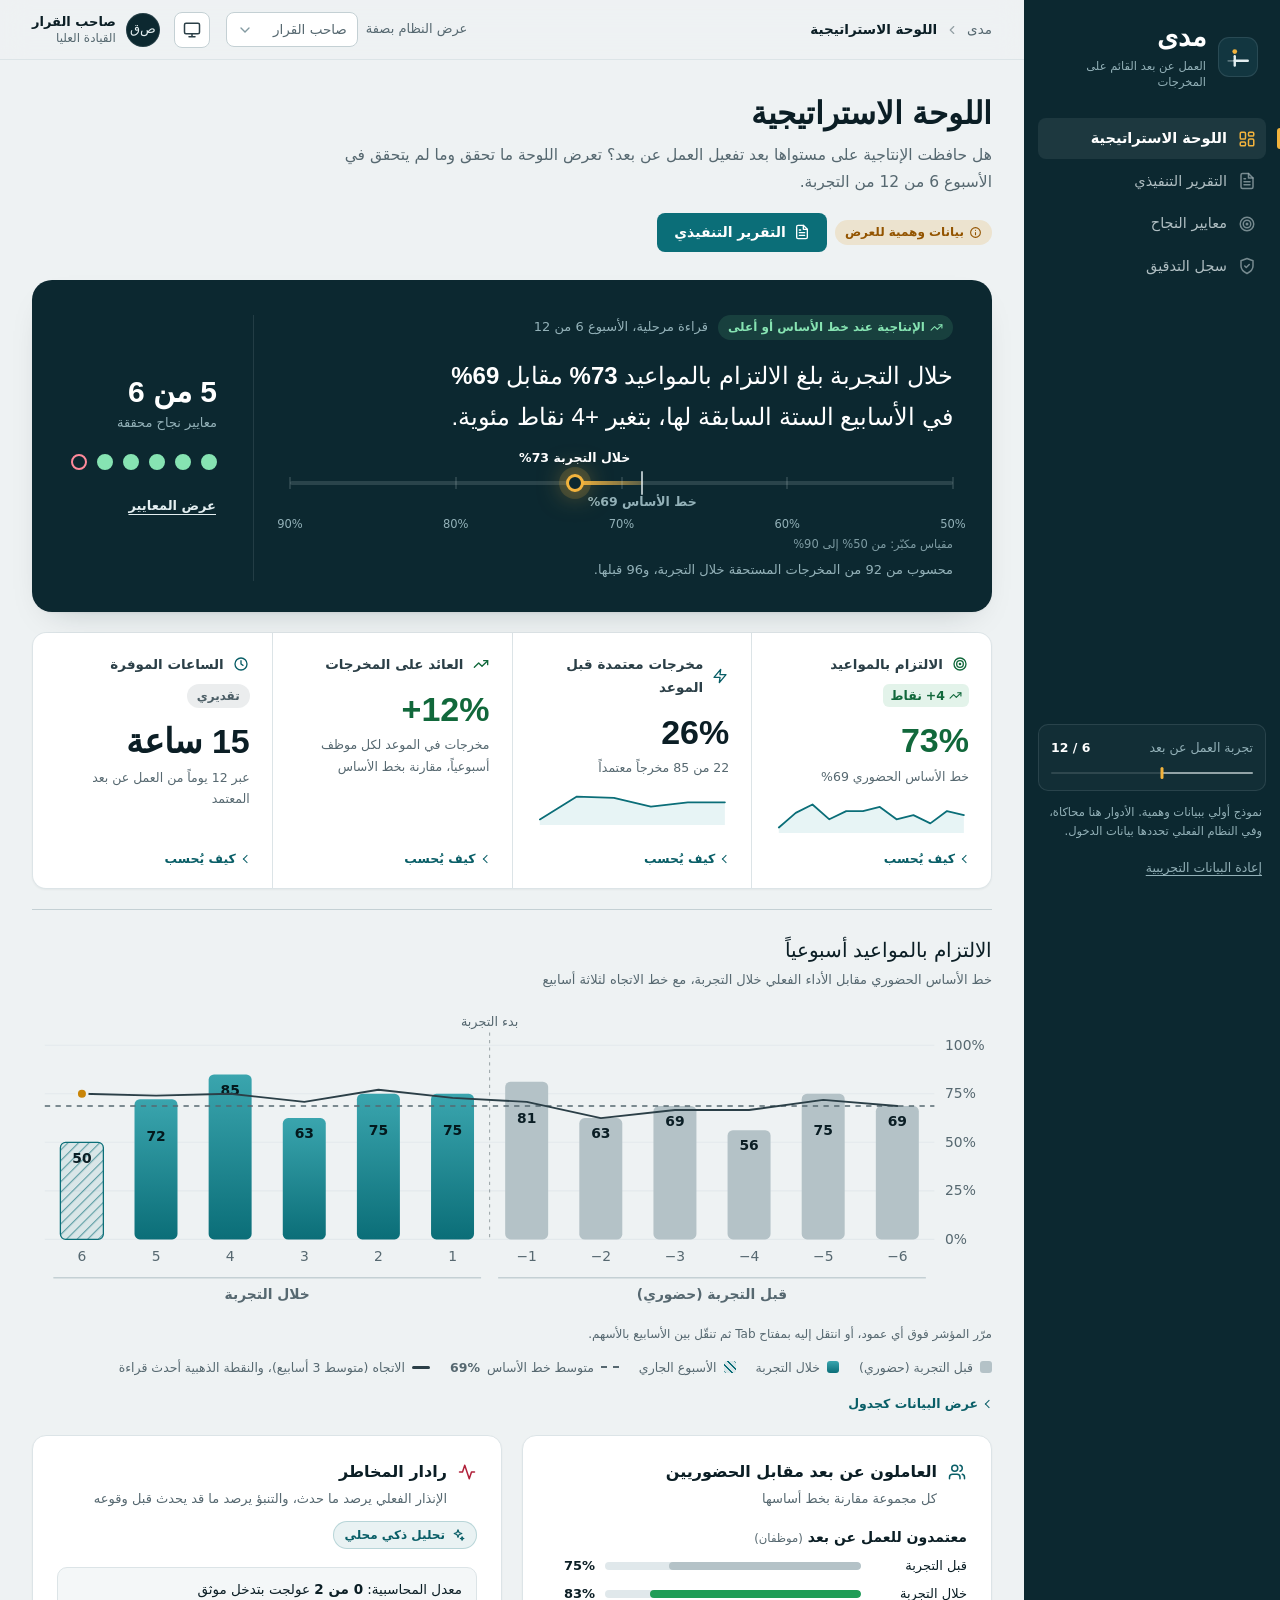
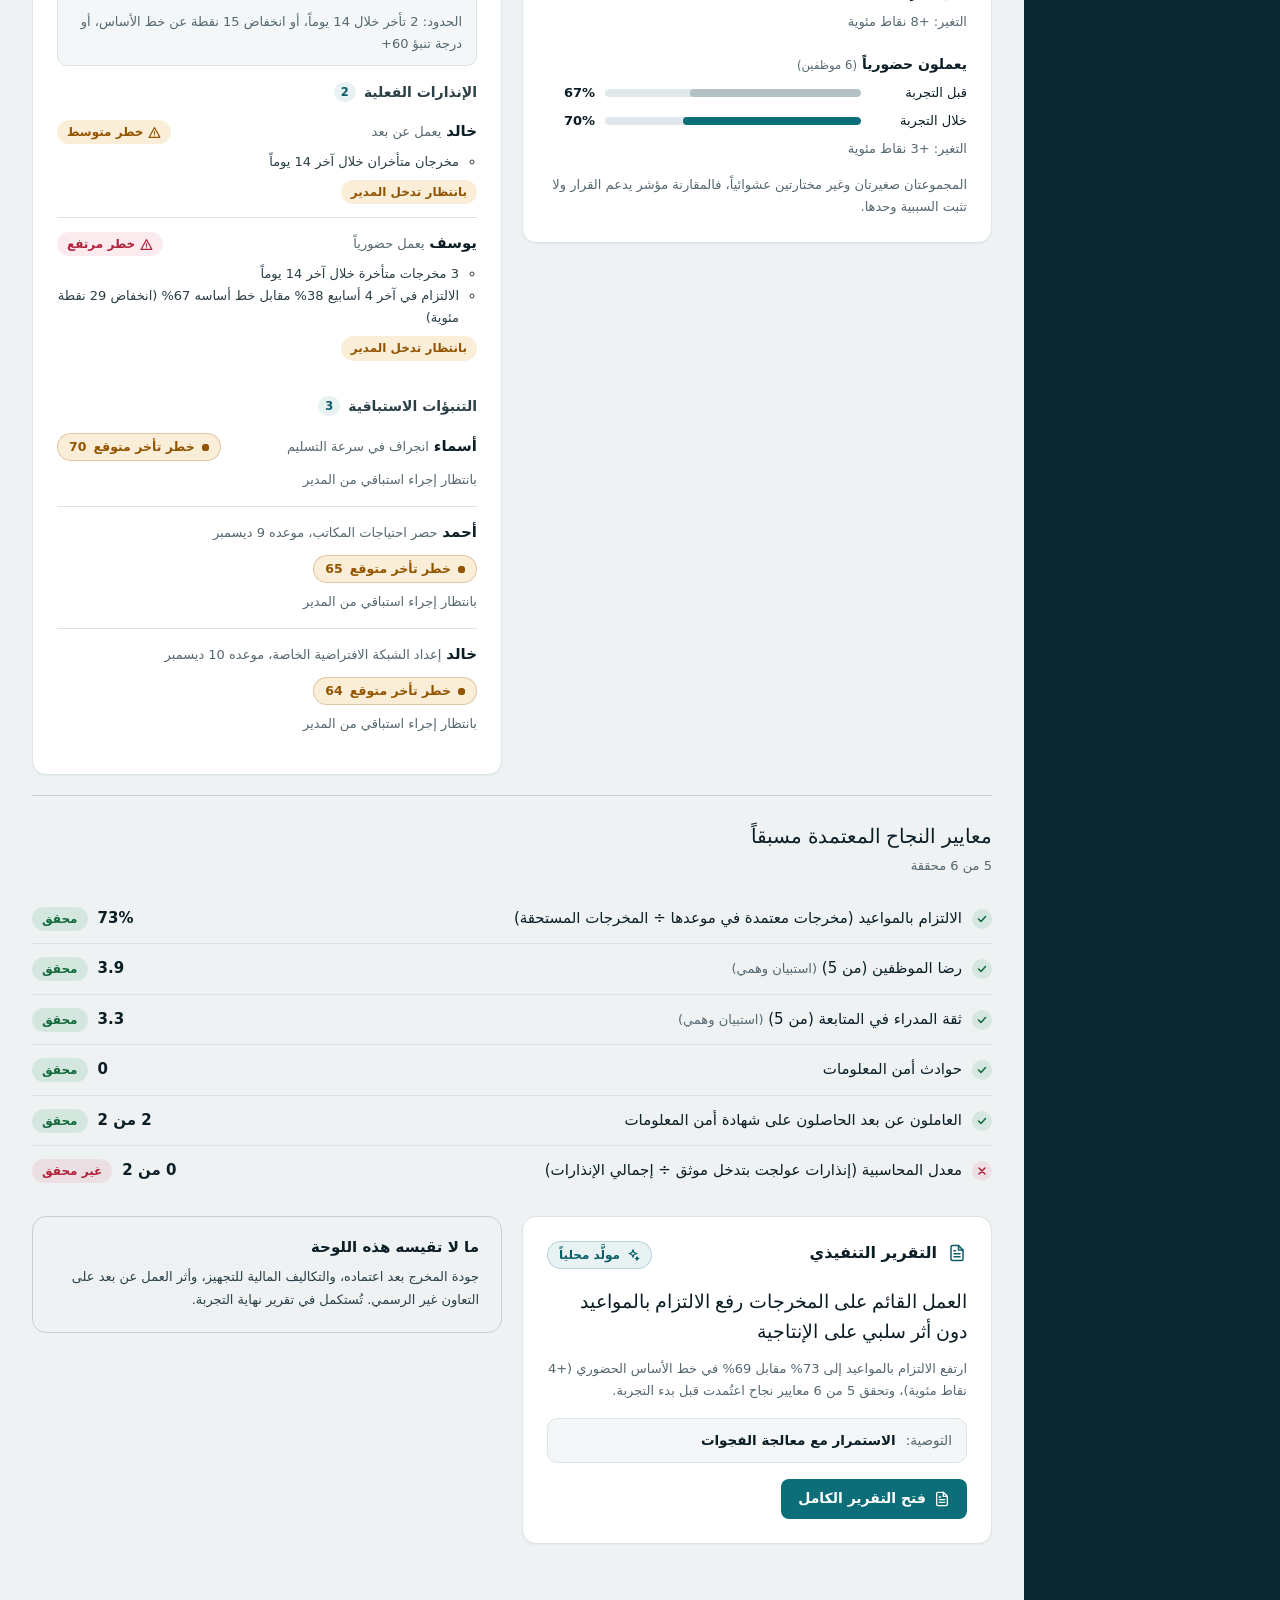
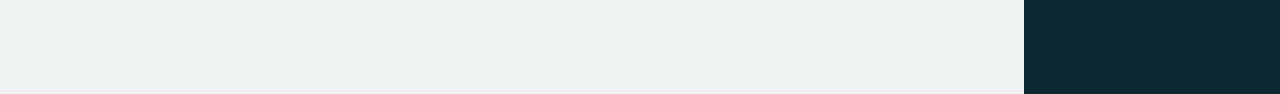
<file: index.html>
<!DOCTYPE html>
<html lang="ar" dir="rtl">
<head>
<meta charset="UTF-8">
<meta name="viewport" content="width=device-width, initial-scale=1, viewport-fit=cover">
<!-- سياسة أمان المحتوى: السكربت من الملفات المحلية فقط (لا سكربت مضمّن)، ولا اتصال بأي خادم خارجي.
     الاستثناء الوحيد خطوط Google Fonts. عند النشر داخل المؤسسة: تُستضاف ملفات الخطين على الخادم الداخلي،
     ويُحذف النطاقان الخارجيان من هذه السياسة ومن وسوم link أدناه. -->
<meta http-equiv="Content-Security-Policy" content="default-src 'none'; script-src 'self'; style-src 'self' 'unsafe-inline' https://fonts.googleapis.com; img-src 'self' data:; font-src 'self' data: https://fonts.gstatic.com; connect-src 'self'; base-uri 'none'; form-action 'none'; object-src 'none'">
<meta name="referrer" content="no-referrer">
<meta name="color-scheme" content="light dark">
<meta name="theme-color" content="#0C2830">
<meta name="description" content="مدى: منصة لإدارة تجربة العمل عن بعد القائم على المخرجات، تقيس الإنتاجية بالمخرجات المعتمدة مقارنة بخط الأساس الحضوري.">
<title>مدى — منصة العمل عن بعد القائم على المخرجات</title>
<link rel="icon" type="image/svg+xml" href="assets/favicon.svg">
<link rel="preconnect" href="https://fonts.googleapis.com">
<link rel="preconnect" href="https://fonts.gstatic.com" crossorigin>
<link rel="stylesheet" href="https://fonts.googleapis.com/css2?family=Alexandria:wght@400;500;600;700&family=IBM+Plex+Sans+Arabic:wght@400;500;600;700&display=swap">
<link rel="stylesheet" href="assets/css/mada.css">
</head>
<body>
<a class="skip" href="#page">تخطَّ إلى المحتوى الرئيسي</a>

<div class="app">
  <aside class="side" aria-label="الشريط الجانبي">
    <div class="brand">
      <span class="logo" aria-hidden="true"><svg viewBox="0 0 24 24" fill="none" stroke-linecap="round"><path d="M3 15.5h18" stroke="currentColor" stroke-width="1.6" opacity=".35"/><path d="M9 15.5h12" stroke="currentColor" stroke-width="2.2"/><path d="M9 11.2v8.6" stroke="currentColor" stroke-width="2.2"/><circle class="logo-dot" cx="9" cy="7" r="2.2"/></svg></span>
      <p class="wordmark">مدى<small>العمل عن بعد القائم على المخرجات</small></p>
    </div>
    <div>
      <p class="sr-only" id="nav-label">مساحة العمل</p>
      <nav class="nav" id="nav" aria-labelledby="nav-label"></nav>
    </div>
    <div class="side-foot" id="side-foot"></div>
  </aside>

  <div class="workspace">
    <header class="topbar">
      <div class="crumbs" id="crumbs"></div>
      <div class="top-actions">
        <label class="role-switch"><span>عرض النظام بصفة</span>
          <select id="role" class="input input-sm" data-act="role">
            <option value="executive">صاحب القرار</option>
            <option value="manager">مدير مباشر</option>
            <option value="hr">الموارد البشرية</option>
            <option value="employee">موظف</option>
          </select>
        </label>
        <span id="ac-slot"></span>
        <button type="button" class="icon-btn" id="theme-btn" data-act="theme"></button>
        <div class="user-chip" id="user-chip"></div>
      </div>
    </header>
    <main class="main" id="page" tabindex="-1"></main>
  </div>
</div>

<nav class="dock" id="dock" aria-label="شريط مركز إجراءات المدير" hidden></nav>
<div class="tip" id="tip" role="tooltip"></div>
<dialog id="dlg" aria-labelledby="dlg-title"></dialog>
<div class="toasts" id="toasts" role="status" aria-live="polite"></div>
<noscript><p class="noscript">تحتاج منصة مدى إلى تفعيل JavaScript في المتصفح.</p></noscript>

<script src="assets/js/app.js"></script>
</body>
</html>
</file>
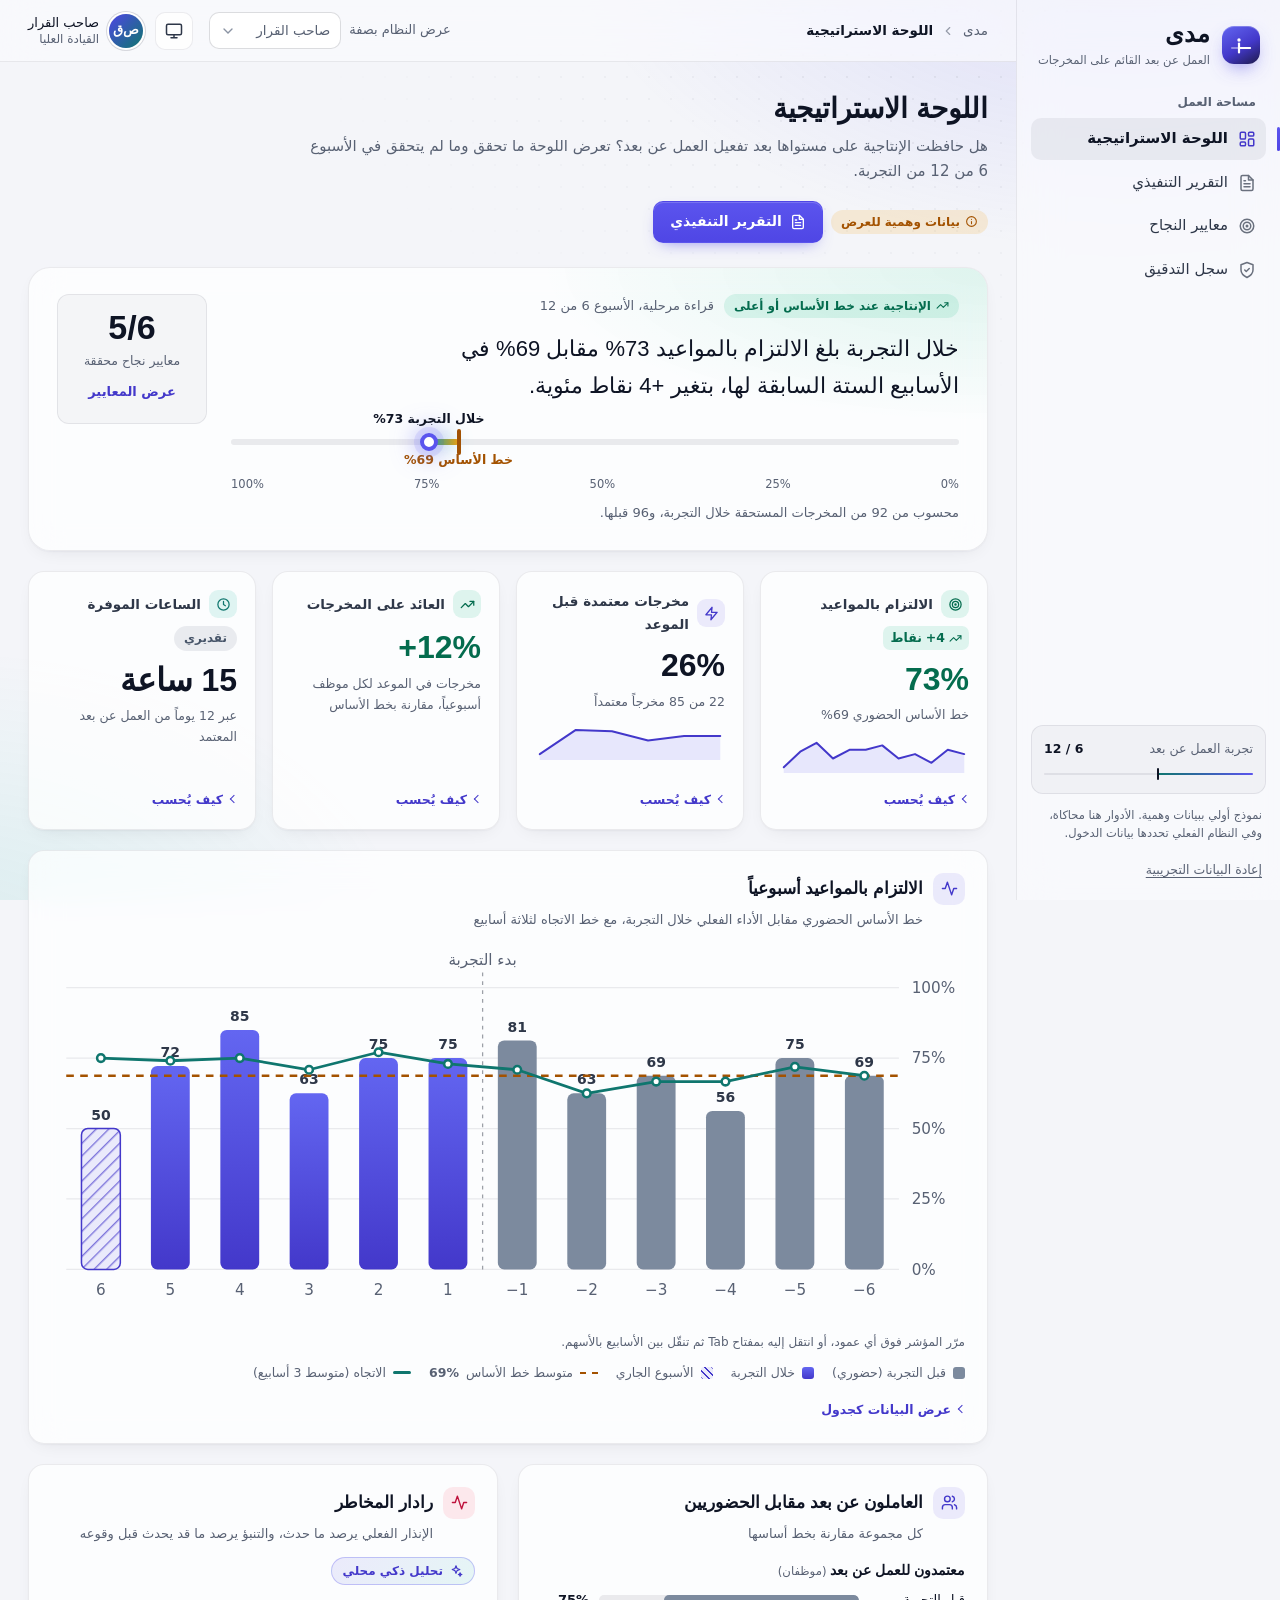
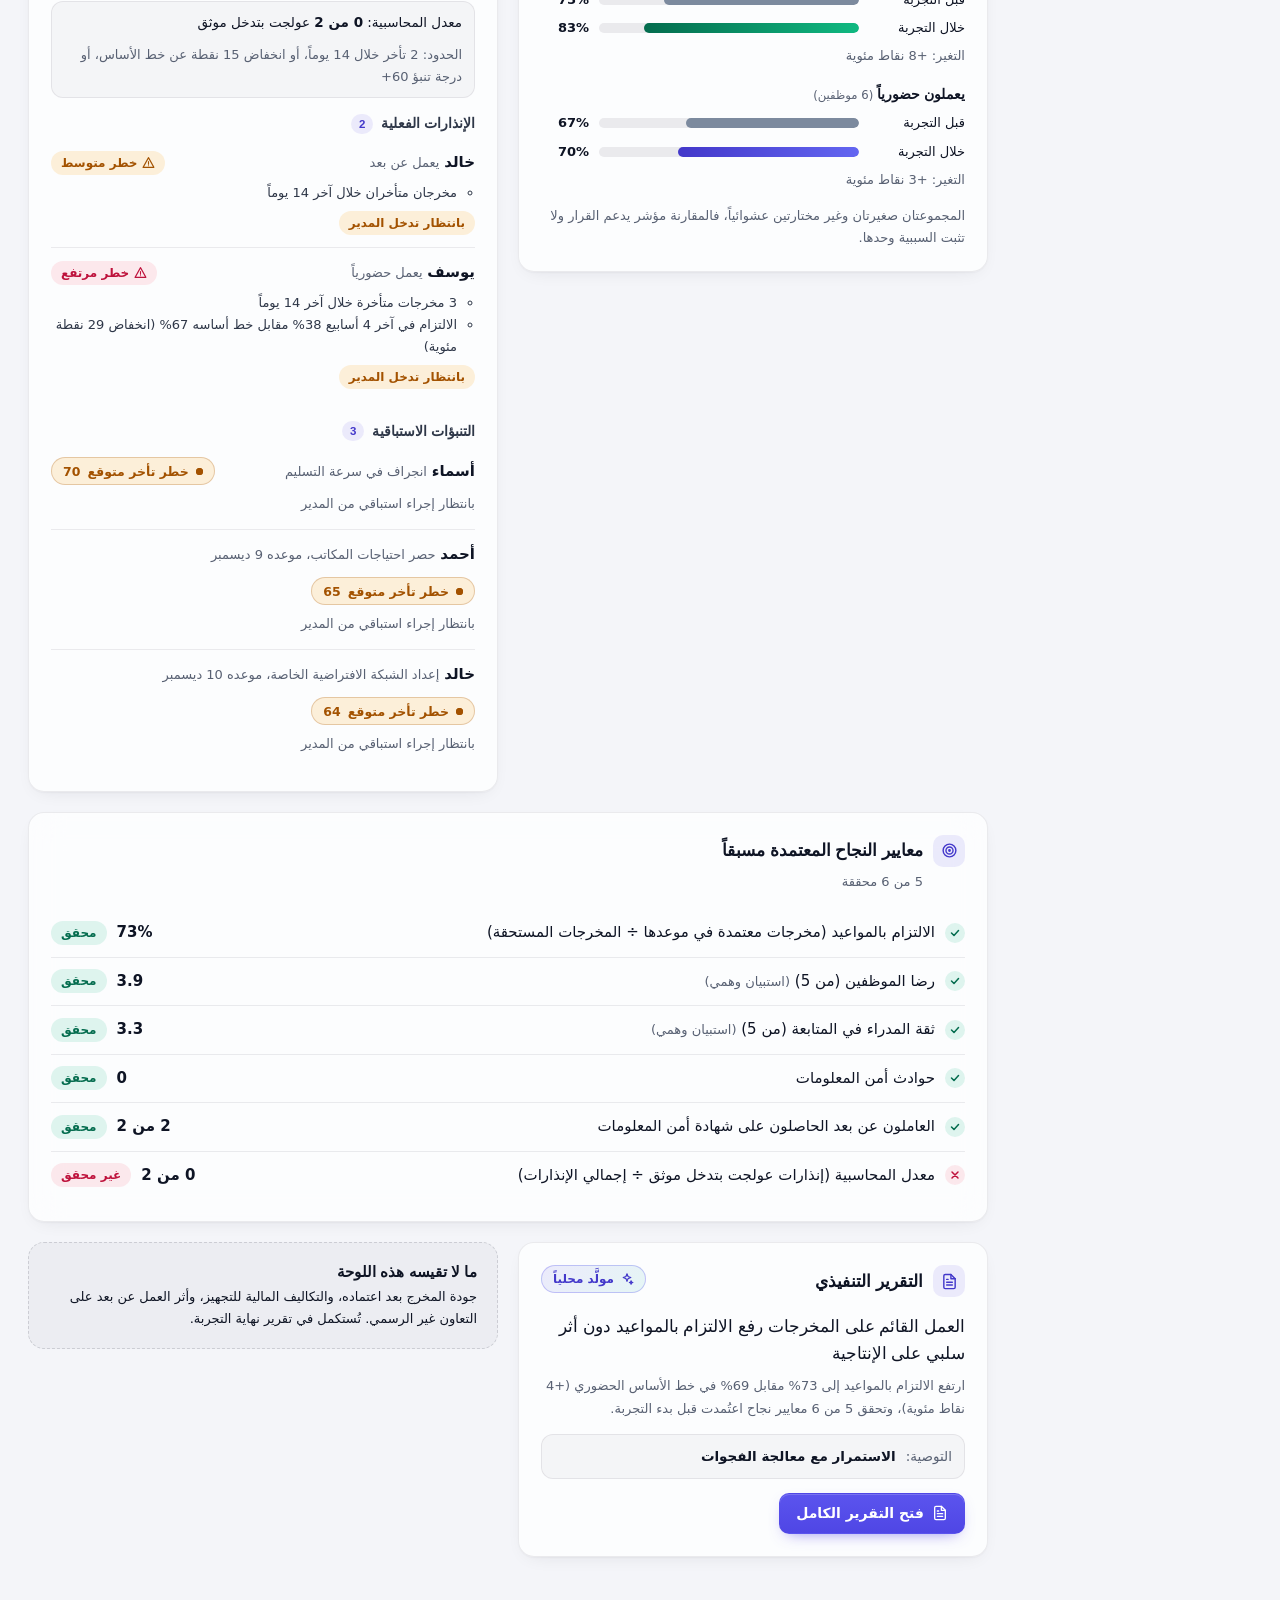
<file: original/mada-original.html>
<!DOCTYPE html>
<html lang="ar" dir="rtl">
<head>
<meta charset="UTF-8">
<meta name="viewport" content="width=device-width, initial-scale=1, viewport-fit=cover">
<!-- سياسة أمان المحتوى: لا اتصال بأي خادم خارجي. الاستثناء الوحيد خطوط Google Fonts.
     عند النشر داخل المؤسسة: تُستضاف ملفات الخطين على الخادم الداخلي، ويُحذف النطاقان الخارجيان من هذه السياسة ومن وسوم link أدناه. -->
<meta http-equiv="Content-Security-Policy" content="default-src 'none'; script-src 'self' 'unsafe-inline'; style-src 'self' 'unsafe-inline' https://fonts.googleapis.com; img-src 'self' data:; font-src 'self' data: https://fonts.gstatic.com; connect-src 'self'; base-uri 'none'; form-action 'none'; object-src 'none'">
<meta name="referrer" content="no-referrer">
<meta name="color-scheme" content="light dark">
<title>مدى — منصة العمل عن بعد القائم على المخرجات</title>
<link rel="preconnect" href="https://fonts.googleapis.com">
<link rel="preconnect" href="https://fonts.gstatic.com" crossorigin>
<link rel="stylesheet" href="https://fonts.googleapis.com/css2?family=IBM+Plex+Sans+Arabic:wght@400;500;600;700&family=Readex+Pro:wght@400;500;600;700&display=swap">
<style>
/* =========================================================
   رموز التصميم
   الخط: Readex Pro للعناوين والأرقام، وIBM Plex Sans Arabic للنص.
   الهوية: "خط الأفق" — مسطرة المدى بعلامة تقف عند موقع الأداء.
   ========================================================= */
:root{
  --font-body:"IBM Plex Sans Arabic","Segoe UI","SF Arabic","Geeza Pro","Noto Sans Arabic",Tahoma,"DejaVu Sans",Arial,sans-serif;
  --font-display:"Readex Pro","IBM Plex Sans Arabic","Segoe UI","SF Arabic","Noto Kufi Arabic",Tahoma,Arial,sans-serif;
  --r-xs:8px;--r-sm:12px;--r:16px;--r-lg:22px;
  --ease:cubic-bezier(.2,.8,.2,1);--dur:.22s;
  --side-w:264px;

  --bg:#F4F5F9;--amb-1:rgba(99,102,241,.18);--amb-2:rgba(20,184,166,.12);--dots:rgba(15,23,42,.07);
  --surface:rgba(255,255,255,.74);--surface-solid:#FFFFFF;--surface-2:rgba(15,23,42,.03);--surface-3:rgba(15,23,42,.06);
  --chrome:rgba(250,250,252,.74);--pop:rgba(255,255,255,.95);
  --ink:#0E1424;--ink-2:#2E3748;--muted:#586173;
  --line:rgba(15,23,42,.08);--line-2:rgba(15,23,42,.15);--track:rgba(15,23,42,.08);
  --shadow-1:0 1px 2px rgba(15,23,42,.04),0 6px 20px -10px rgba(15,23,42,.12);
  --shadow-2:0 2px 6px rgba(15,23,42,.05),0 22px 48px -20px rgba(15,23,42,.24);
  --shadow-pop:0 18px 48px -14px rgba(15,23,42,.32),0 0 0 1px rgba(15,23,42,.06);
  --glow:rgba(99,102,241,.07);--glow-edge:rgba(99,102,241,.55);
  --accent:#4F46E5;--accent-2:#5B54EE;--accent-text:#4338CA;--accent-soft:rgba(79,70,229,.10);--on-accent:#FFFFFF;--focus:#4F46E5;
  --remote:#046C4E;--remote-bg:rgba(16,185,129,.13);--remote-solid:#10B981;
  --review:#A35200;--review-bg:rgba(245,158,11,.15);--review-solid:#F59E0B;
  --office:#BE123C;--office-bg:rgba(244,63,94,.11);--office-solid:#F43F5E;
  --prereq:#4338CA;--prereq-bg:rgba(79,70,229,.10);--prereq-solid:#6366F1;
  --neutral:#475569;--neutral-bg:rgba(100,116,139,.13);--neutral-solid:#64748B;
  --chart-base:#7C8A9E;--chart-p1:#6366F1;--chart-p2:#4338CA;--chart-trend:#0F766E;--chart-grid:rgba(15,23,42,.08);
  color-scheme:light;
}
@media (prefers-color-scheme:dark){
  :root:not([data-theme="light"]){
    --bg:#07090E;--amb-1:rgba(99,102,241,.22);--amb-2:rgba(20,184,166,.12);--dots:rgba(255,255,255,.05);
    --surface:rgba(18,22,31,.66);--surface-solid:#11151E;--surface-2:rgba(255,255,255,.035);--surface-3:rgba(255,255,255,.07);
    --chrome:rgba(10,13,19,.70);--pop:rgba(20,24,34,.95);
    --ink:#E9ECF3;--ink-2:#C5CBD8;--muted:#9AA3B4;
    --line:rgba(255,255,255,.075);--line-2:rgba(255,255,255,.14);--track:rgba(255,255,255,.08);
    --shadow-1:0 1px 2px rgba(0,0,0,.4),0 8px 24px -12px rgba(0,0,0,.6);
    --shadow-2:0 2px 6px rgba(0,0,0,.45),0 24px 56px -20px rgba(0,0,0,.75);
    --shadow-pop:0 18px 50px -12px rgba(0,0,0,.8),0 0 0 1px rgba(255,255,255,.08);
    --glow:rgba(129,140,248,.10);--glow-edge:rgba(165,180,252,.6);
    --accent:#4F46E5;--accent-2:#5B54EE;--accent-text:#A5B4FC;--accent-soft:rgba(129,140,248,.14);--on-accent:#FFFFFF;--focus:#A5B4FC;
    --remote:#34D399;--remote-bg:rgba(52,211,153,.12);--remote-solid:#34D399;
    --review:#FBBF24;--review-bg:rgba(251,191,36,.12);--review-solid:#FBBF24;
    --office:#FB7185;--office-bg:rgba(251,113,133,.13);--office-solid:#FB7185;
    --prereq:#A5B4FC;--prereq-bg:rgba(129,140,248,.14);--prereq-solid:#818CF8;
    --neutral:#AEB7C6;--neutral-bg:rgba(174,183,198,.11);--neutral-solid:#8792A5;
    --chart-base:#626C80;--chart-p1:#A5B4FC;--chart-p2:#6366F1;--chart-trend:#2DD4BF;--chart-grid:rgba(255,255,255,.07);
    color-scheme:dark;
  }
}
:root[data-theme="dark"]{
  --bg:#07090E;--amb-1:rgba(99,102,241,.22);--amb-2:rgba(20,184,166,.12);--dots:rgba(255,255,255,.05);
  --surface:rgba(18,22,31,.66);--surface-solid:#11151E;--surface-2:rgba(255,255,255,.035);--surface-3:rgba(255,255,255,.07);
  --chrome:rgba(10,13,19,.70);--pop:rgba(20,24,34,.95);
  --ink:#E9ECF3;--ink-2:#C5CBD8;--muted:#9AA3B4;
  --line:rgba(255,255,255,.075);--line-2:rgba(255,255,255,.14);--track:rgba(255,255,255,.08);
  --shadow-1:0 1px 2px rgba(0,0,0,.4),0 8px 24px -12px rgba(0,0,0,.6);
  --shadow-2:0 2px 6px rgba(0,0,0,.45),0 24px 56px -20px rgba(0,0,0,.75);
  --shadow-pop:0 18px 50px -12px rgba(0,0,0,.8),0 0 0 1px rgba(255,255,255,.08);
  --glow:rgba(129,140,248,.10);--glow-edge:rgba(165,180,252,.6);
  --accent:#4F46E5;--accent-2:#5B54EE;--accent-text:#A5B4FC;--accent-soft:rgba(129,140,248,.14);--on-accent:#FFFFFF;--focus:#A5B4FC;
  --remote:#34D399;--remote-bg:rgba(52,211,153,.12);--remote-solid:#34D399;
  --review:#FBBF24;--review-bg:rgba(251,191,36,.12);--review-solid:#FBBF24;
  --office:#FB7185;--office-bg:rgba(251,113,133,.13);--office-solid:#FB7185;
  --prereq:#A5B4FC;--prereq-bg:rgba(129,140,248,.14);--prereq-solid:#818CF8;
  --neutral:#AEB7C6;--neutral-bg:rgba(174,183,198,.11);--neutral-solid:#8792A5;
  --chart-base:#626C80;--chart-p1:#A5B4FC;--chart-p2:#6366F1;--chart-trend:#2DD4BF;--chart-grid:rgba(255,255,255,.07);
  color-scheme:dark;
}

/* =========================================================
   أساسيات
   ========================================================= */
*,*::before,*::after{box-sizing:border-box;}
:root{padding-top:env(safe-area-inset-top,0px);padding-bottom:env(safe-area-inset-bottom,0px);}
html{scroll-padding-top:calc(env(safe-area-inset-top,0px) + 80px);-webkit-text-size-adjust:100%;}
html,body{min-height:100%;}
body{margin:0;background:var(--bg);color:var(--ink);font-family:var(--font-body);font-size:15px;line-height:1.7;-webkit-font-smoothing:antialiased;-moz-osx-font-smoothing:grayscale;}
h1,h2,h3,h4,p,figure{margin:0;}
h1,h2,h3,h4{font-family:var(--font-display);font-weight:600;line-height:1.4;}
button,input,select,textarea{font:inherit;color:inherit;}
a{color:var(--accent-text);}
:focus-visible{outline:2px solid var(--focus);outline-offset:2px;border-radius:6px;}
::selection{background:var(--accent-soft);}
.num{font-variant-numeric:tabular-nums;}
.sr-only{position:absolute;width:1px;height:1px;overflow:hidden;clip:rect(0 0 0 0);white-space:nowrap;}
.muted{color:var(--muted);} .small{font-size:13px;}
.c-remote{color:var(--remote);} .c-review{color:var(--review);} .c-office{color:var(--office);} .c-prereq{color:var(--prereq);} .c-neutral{color:var(--neutral);}
.skip{position:fixed;top:calc(8px + env(safe-area-inset-top,0px));inset-inline-start:8px;z-index:100;transform:translateY(-200%);background:var(--accent);color:#fff;padding:8px 14px;border-radius:10px;text-decoration:none;font-weight:600;}
.skip:focus{transform:none;}

/* خلفية محيطة: توهج خافت وشبكة نقاط تتلاشى */
.ambient{position:fixed;inset:0;z-index:-1;pointer-events:none;
  background:radial-gradient(900px 520px at 88% -8%,var(--amb-1),transparent 62%),radial-gradient(760px 520px at -4% 108%,var(--amb-2),transparent 62%);}
.ambient::after{content:"";position:absolute;inset:0;background-image:radial-gradient(var(--dots) 1px,transparent 1.3px);background-size:22px 22px;
  -webkit-mask-image:radial-gradient(ellipse 70% 60% at 75% 0%,#000,transparent 75%);mask-image:radial-gradient(ellipse 70% 60% at 75% 0%,#000,transparent 75%);}

/* =========================================================
   هيكل التطبيق
   ========================================================= */
.app{display:grid;grid-template-columns:var(--side-w) minmax(0,1fr);min-height:100vh;min-height:100dvh;}
.side{position:sticky;top:env(safe-area-inset-top,0px);height:calc(100dvh - env(safe-area-inset-top,0px) - env(safe-area-inset-bottom,0px));
  display:flex;flex-direction:column;gap:22px;padding:20px 14px 16px;overflow-y:auto;z-index:15;
  background:var(--chrome);border-inline-end:1px solid var(--line);-webkit-backdrop-filter:blur(20px) saturate(160%);backdrop-filter:blur(20px) saturate(160%);}
.brand{display:flex;align-items:center;gap:12px;padding:2px 6px;}
.logo{inline-size:38px;block-size:38px;border-radius:12px;display:grid;place-items:center;flex:none;color:#fff;
  background:linear-gradient(150deg,#6366F1,#4338CA 55%,#1E1B4B);box-shadow:0 8px 20px -8px rgba(79,70,229,.8),inset 0 1px 0 rgba(255,255,255,.25);}
.logo svg{width:24px;height:24px;}
.wordmark{font-family:var(--font-display);font-size:24px;font-weight:700;line-height:1;}
.wordmark small{display:block;font-family:var(--font-body);font-size:11.5px;font-weight:500;color:var(--muted);margin-top:6px;line-height:1.4;}
.nav-label{font-size:12px;font-weight:600;color:var(--muted);padding:0 10px;margin-bottom:6px;}
.nav{display:flex;flex-direction:column;gap:2px;}
.nav button{position:relative;appearance:none;border:0;background:none;display:flex;align-items:center;gap:10px;padding:8px 10px;border-radius:10px;
  color:var(--ink-2);font-weight:500;cursor:pointer;text-align:start;min-height:40px;transition:background var(--dur) var(--ease),color var(--dur);}
.nav button svg{width:18px;height:18px;flex:none;opacity:.7;transition:opacity var(--dur),color var(--dur);}
.nav button .nl{flex:1;}
.nav button:hover{background:var(--surface-3);color:var(--ink);}
.nav button[aria-current="page"]{background:var(--surface-3);color:var(--ink);font-weight:600;}
.nav button[aria-current="page"] svg{opacity:1;color:var(--accent-text);}
.nav button[aria-current="page"]::before{content:"";position:absolute;inset-inline-start:-14px;top:9px;bottom:9px;width:3px;border-radius:3px;background:linear-gradient(var(--accent-2),var(--accent));}
.count{min-width:22px;height:20px;padding:0 7px;border-radius:999px;display:inline-grid;place-items:center;font-size:11.5px;font-weight:700;background:var(--accent-soft);color:var(--accent-text);font-variant-numeric:tabular-nums;}
.side-foot{margin-top:auto;display:grid;gap:12px;}
.mini-pilot{border:1px solid var(--line);border-radius:var(--r-sm);padding:12px;background:var(--surface-2);}
.mp-top{display:flex;justify-content:space-between;gap:8px;font-size:12.5px;color:var(--muted);}
.mp-top b{color:var(--ink);font-weight:600;}
.side-note{font-size:11.5px;color:var(--muted);line-height:1.6;padding:0 4px;}
.side-link{appearance:none;background:none;border:0;color:var(--muted);text-decoration:underline;text-underline-offset:3px;cursor:pointer;padding:4px;font-size:12.5px;text-align:start;width:max-content;}
.side-link:hover{color:var(--ink);}

/* خط الأفق المصغّر: يتكرر في الشريط الجانبي وبطاقة التجربة */
.hz-mini{position:relative;height:14px;margin-top:8px;}
.hz-mini::before{content:"";position:absolute;inset-inline:0;top:6px;height:2px;border-radius:2px;background:var(--track);}
.hz-mini span{position:absolute;inset-inline-start:0;top:6px;height:2px;border-radius:2px;background:linear-gradient(to left,var(--accent-2),var(--chart-trend));}
.hz-mini i{position:absolute;top:1px;width:2px;height:12px;border-radius:2px;background:var(--ink);transform:translateX(50%);}

.workspace{min-width:0;display:flex;flex-direction:column;}
.topbar{position:sticky;top:env(safe-area-inset-top,0px);z-index:14;display:flex;align-items:center;gap:12px;padding:10px 28px;min-height:62px;
  background:var(--chrome);border-bottom:1px solid var(--line);-webkit-backdrop-filter:blur(20px) saturate(160%);backdrop-filter:blur(20px) saturate(160%);}
.crumbs{display:flex;align-items:center;gap:8px;font-size:13.5px;color:var(--muted);min-width:0;}
.crumbs b{color:var(--ink);font-weight:600;white-space:nowrap;overflow:hidden;text-overflow:ellipsis;}
.crumbs svg{width:14px;height:14px;opacity:.6;flex:none;}
.top-actions{margin-inline-start:auto;display:flex;align-items:center;gap:8px;}
.role-switch{display:flex;align-items:center;gap:8px;font-size:13px;color:var(--muted);white-space:nowrap;}
.icon-btn{inline-size:38px;block-size:38px;display:inline-grid;place-items:center;border-radius:10px;border:1px solid var(--line);background:var(--surface);color:var(--ink-2);cursor:pointer;flex:none;
  transition:background var(--dur),border-color var(--dur),transform .15s var(--ease);}
.icon-btn:hover{background:var(--surface-3);border-color:var(--line-2);}
.icon-btn:active{transform:scale(.96);}
.icon-btn svg{width:18px;height:18px;}
.icon-btn.sm{inline-size:32px;block-size:32px;border-radius:9px;}
.ac-btn{display:inline-flex;align-items:center;gap:8px;height:38px;padding:0 12px;border-radius:10px;border:1px solid var(--line);background:var(--surface);cursor:pointer;font-weight:600;font-size:13.5px;color:var(--ink);
  transition:background var(--dur),border-color var(--dur);}
.ac-btn:hover{background:var(--surface-3);border-color:var(--line-2);}
.ac-btn svg{width:17px;height:17px;color:var(--accent-text);}
.user-chip{display:flex;align-items:center;gap:10px;padding-inline-start:4px;}
.avatar{inline-size:34px;block-size:34px;border-radius:50%;display:inline-grid;place-items:center;flex:none;font-family:var(--font-display);font-size:13px;font-weight:600;color:#fff;
  background:linear-gradient(135deg,#4F46E5,#0F766E);box-shadow:0 0 0 2px var(--surface-solid),0 0 0 3px var(--line-2);}
.who-txt{font-size:13px;line-height:1.35;}
.who-txt small{display:block;color:var(--muted);font-size:12px;}

.main{width:100%;max-width:1240px;margin-inline:auto;padding:28px 28px 140px;}
.main:focus{outline:none;}
.page-head{display:flex;justify-content:space-between;align-items:flex-end;gap:16px;flex-wrap:wrap;margin-bottom:24px;}
.page-head h1{font-size:28px;font-weight:600;line-height:1.35;}
.page-head h1:focus{outline:none;}
.lede{color:var(--muted);margin-top:6px;max-width:72ch;}
.head-actions{display:flex;gap:8px;flex-wrap:wrap;align-items:center;}

/* =========================================================
   البطاقات: زجاج خفيف + توهج يتبع المؤشر
   ========================================================= */
.card,.kpi{position:relative;isolation:isolate;background:var(--surface);border:1px solid var(--line);border-radius:var(--r);box-shadow:var(--shadow-1);
  -webkit-backdrop-filter:blur(16px) saturate(150%);backdrop-filter:blur(16px) saturate(150%);
  transition:border-color var(--dur) var(--ease),box-shadow var(--dur) var(--ease);}
.card{padding:22px;}
.card::before,.kpi::before{content:"";position:absolute;inset:0;z-index:-1;border-radius:inherit;pointer-events:none;opacity:0;transition:opacity .35s var(--ease);
  background:radial-gradient(520px circle at var(--mx,50%) var(--my,0%),var(--glow),transparent 42%);}
.card::after,.kpi::after{content:"";position:absolute;inset:-1px;border-radius:inherit;padding:1px;pointer-events:none;opacity:0;transition:opacity .35s var(--ease);
  background:radial-gradient(280px circle at var(--mx,50%) var(--my,0%),var(--glow-edge),transparent 62%);
  -webkit-mask:linear-gradient(#000 0 0) content-box,linear-gradient(#000 0 0);-webkit-mask-composite:xor;
  mask:linear-gradient(#000 0 0) content-box exclude,linear-gradient(#000 0 0);}
.card:hover,.kpi:hover{box-shadow:var(--shadow-2);}
.card:hover::before,.card:hover::after,.kpi:hover::before,.kpi:hover::after{opacity:1;}
.card-head{display:flex;justify-content:space-between;align-items:flex-start;gap:12px;flex-wrap:wrap;margin-bottom:16px;}
.card-head h2{font-size:16.5px;font-weight:600;display:flex;align-items:center;gap:10px;}
.card-head p{font-size:13px;color:var(--muted);margin-top:4px;max-width:68ch;}
.has-ic > p{padding-inline-start:42px;}
.ch-actions{display:flex;gap:8px;align-items:center;flex-wrap:wrap;}
.ic{inline-size:32px;block-size:32px;border-radius:10px;display:inline-grid;place-items:center;flex:none;background:var(--accent-soft);color:var(--accent-text);}
.ic svg{width:17px;height:17px;}
.ic.remote{background:var(--remote-bg);color:var(--remote);} .ic.review{background:var(--review-bg);color:var(--review);}
.ic.office{background:var(--office-bg);color:var(--office);} .ic.prereq{background:var(--prereq-bg);color:var(--prereq);}
.ic.neutral{background:var(--neutral-bg);color:var(--neutral);} .ic.teal{background:rgba(20,184,166,.13);color:var(--chart-trend);}
.stack{display:grid;gap:20px;align-content:start;}
.grid-2{display:grid;grid-template-columns:minmax(0,1.55fr) minmax(0,1fr);gap:20px;align-items:start;}
.grid-even{display:grid;grid-template-columns:repeat(2,minmax(0,1fr));gap:20px;align-items:start;}
.sub-h{font-size:14px;font-weight:600;display:flex;align-items:center;gap:8px;margin:20px 0 4px;color:var(--ink-2);}
.sub-h:first-child{margin-top:0;}

/* أزرار وحقول */
.btn{appearance:none;display:inline-flex;align-items:center;justify-content:center;gap:8px;border:1px solid transparent;border-radius:10px;padding:8px 16px;min-height:40px;
  font-weight:600;font-size:14px;cursor:pointer;white-space:nowrap;text-decoration:none;
  transition:transform .15s var(--ease),box-shadow var(--dur),background var(--dur),border-color var(--dur);}
.btn svg{width:16px;height:16px;flex:none;}
.btn:hover{transform:translateY(-1px);}
.btn:active{transform:translateY(0) scale(.98);}
.btn-sm{min-height:34px;padding:5px 12px;font-size:13px;border-radius:9px;}
.btn-primary{background:linear-gradient(180deg,var(--accent-2),var(--accent));color:var(--on-accent);
  box-shadow:inset 0 1px 0 rgba(255,255,255,.18),0 6px 16px -8px rgba(79,70,229,.7);}
.btn-primary:hover{box-shadow:inset 0 1px 0 rgba(255,255,255,.18),0 10px 24px -10px rgba(79,70,229,.85);}
.btn-primary .count{background:rgba(255,255,255,.22);color:#fff;}
.btn-ghost{background:var(--surface);border-color:var(--line-2);color:var(--ink);}
.btn-ghost:hover{background:var(--surface-3);}
.btn-danger{background:linear-gradient(180deg,#D21C48,#BE123C);color:#fff;box-shadow:0 6px 16px -8px rgba(190,18,60,.6);}
.btn-quiet{background:transparent;color:var(--accent-text);padding-inline:10px;}
.btn-quiet:hover{background:var(--accent-soft);}
.btn:disabled{opacity:.45;cursor:not-allowed;transform:none;}
.field{display:flex;flex-direction:column;gap:6px;}
.field > label,.fs legend{font-size:12.5px;font-weight:600;color:var(--muted);}
.field-row{display:flex;justify-content:space-between;align-items:baseline;gap:10px;}
.field-row label{font-size:13px;font-weight:600;color:var(--ink-2);}
.input{width:100%;min-height:40px;padding:8px 12px;border:1px solid var(--line-2);border-radius:10px;background:var(--surface-solid);
  transition:border-color var(--dur),box-shadow var(--dur);}
.input:hover{border-color:color-mix(in srgb,var(--accent-2) 40%,var(--line-2));}
.input:focus{border-color:var(--accent-2);box-shadow:0 0 0 3px var(--accent-soft);}
.input-sm{min-height:36px;padding:6px 10px;font-size:13.5px;}
select.input{appearance:none;-webkit-appearance:none;padding-inline-end:34px;cursor:pointer;
  background-image:url("data:image/svg+xml,%3Csvg xmlns='http://www.w3.org/2000/svg' viewBox='0 0 24 24' fill='none' stroke='%238A93A3' stroke-width='2' stroke-linecap='round'%3E%3Cpath d='m6 9 6 6 6-6'/%3E%3C/svg%3E");
  background-repeat:no-repeat;background-size:16px;background-position:left 10px center;}
textarea.input{resize:vertical;min-height:92px;line-height:1.6;}
.error{color:var(--office);font-size:13px;min-height:1em;margin-top:6px;}
.check{display:flex;align-items:flex-start;gap:10px;font-size:14px;cursor:pointer;}
.check input{inline-size:18px;block-size:18px;margin-top:4px;accent-color:var(--accent);flex:none;}
.fs{border:0;padding:0;margin:0;min-width:0;}
.fs legend{padding:0;margin-bottom:8px;}
.hint{font-size:12.5px;color:var(--muted);margin-top:6px;}

/* شارات */
.badge{display:inline-flex;align-items:center;gap:6px;padding:4px 11px;border-radius:999px;font-size:12.5px;font-weight:600;white-space:nowrap;border:1px solid transparent;}
.badge svg{width:14px;height:14px;flex:none;}
.b-remote{background:var(--remote-bg);color:var(--remote);border-color:color-mix(in srgb,var(--remote) 22%,transparent);}
.b-review{background:var(--review-bg);color:var(--review);border-color:color-mix(in srgb,var(--review) 22%,transparent);}
.b-office{background:var(--office-bg);color:var(--office);border-color:color-mix(in srgb,var(--office) 22%,transparent);}
.b-prereq{background:var(--prereq-bg);color:var(--prereq);border-color:color-mix(in srgb,var(--prereq) 22%,transparent);}
.b-neutral{background:var(--neutral-bg);color:var(--neutral);border-color:color-mix(in srgb,var(--neutral) 22%,transparent);}
.pill{display:inline-flex;align-items:center;gap:5px;font-size:12px;font-weight:600;padding:2px 10px;border-radius:999px;white-space:nowrap;}
.pill svg{width:13px;height:13px;}
.pill-review{background:var(--review-bg);color:var(--review);} .pill-ok{background:var(--remote-bg);color:var(--remote);}
.pill-no{background:var(--office-bg);color:var(--office);} .pill-info{background:var(--accent-soft);color:var(--accent-text);}
.pill-neutral{background:var(--neutral-bg);color:var(--neutral);}
.delta{display:inline-flex;align-items:center;gap:4px;min-width:40px;justify-content:center;font-weight:700;border-radius:7px;padding:1px 7px;font-size:12.5px;font-variant-numeric:tabular-nums;}
.delta svg{width:13px;height:13px;}
.pos{color:var(--remote);background:var(--remote-bg);} .neg{color:var(--office);background:var(--office-bg);} .zero{color:var(--muted);background:var(--surface-3);}
.lvl{display:inline-flex;align-items:center;gap:5px;font-size:12px;font-weight:700;padding:2px 10px;border-radius:999px;}
.lvl svg{width:13px;height:13px;}
.lvl.high{background:var(--office-bg);color:var(--office);} .lvl.medium{background:var(--review-bg);color:var(--review);}
.kind-tag{font-size:12px;font-weight:600;color:var(--muted);padding:1px 8px;border-radius:6px;background:var(--surface-3);}
.ai-tag{display:inline-flex;align-items:center;gap:6px;height:28px;padding:0 11px;border-radius:999px;font-size:12px;font-weight:700;cursor:help;
  color:var(--accent-text);background:linear-gradient(135deg,var(--accent-soft),rgba(20,184,166,.10));border:1px solid color-mix(in srgb,var(--accent-2) 30%,transparent);}
.ai-tag svg{width:14px;height:14px;}

/* مسطرة الرصيد */
.gauge{display:flex;align-items:center;gap:16px;}
.gauge-track{position:relative;flex:1;height:10px;border-radius:999px;background:var(--track);}
.gauge-track.labeled{margin-bottom:18px;}
.gauge-fill{position:absolute;inset-block:0;inset-inline-start:0;border-radius:inherit;transition:inline-size .6s var(--ease);}
.f-remote{background:linear-gradient(to left,var(--remote-solid),var(--remote));} .f-review{background:linear-gradient(to left,var(--review-solid),var(--review));}
.f-office{background:linear-gradient(to left,var(--office-solid),var(--office));} .f-prereq{background:linear-gradient(to left,var(--prereq-solid),var(--prereq));}
.f-neutral{background:linear-gradient(to left,var(--neutral-solid),var(--neutral));}
.tick{position:absolute;top:-6px;width:2px;height:22px;border-radius:2px;background:var(--ink);opacity:.75;transform:translateX(50%);}
.tick.min{opacity:.35;}
.tick-l{position:absolute;top:18px;font-size:11.5px;font-weight:600;color:var(--muted);transform:translateX(50%);font-variant-numeric:tabular-nums;}
.pts{min-width:70px;text-align:end;font-family:var(--font-display);font-weight:600;font-size:21px;line-height:1;}
.pts small{font-family:var(--font-body);font-size:12px;font-weight:500;color:var(--muted);}
.gauge.lg .gauge-track{height:14px;} .gauge.lg .tick{top:-6px;height:26px;} .gauge.lg .pts{font-size:36px;min-width:104px;}
.gauge-legend{display:flex;justify-content:space-between;font-size:12.5px;color:var(--muted);gap:8px;flex-wrap:wrap;}

/* خط الأفق: الصيغة الكبيرة في اللوحة الاستراتيجية */
.horizon{margin-top:22px;}
.hz-track{position:relative;height:6px;border-radius:999px;background:var(--track);margin-block:34px 30px;}
.hz-seg{position:absolute;top:0;bottom:0;border-radius:999px;}
.hz-seg.up{background:linear-gradient(to left,var(--review-solid),var(--remote-solid));box-shadow:0 0 18px -2px var(--remote-solid);}
.hz-seg.down{background:linear-gradient(to left,var(--office-solid),var(--review-solid));box-shadow:0 0 18px -2px var(--office-solid);}
.hz-mark{position:absolute;top:50%;transform:translate(50%,-50%);}
.hz-mark i{display:block;border-radius:50%;}
.hz-mark.base i{width:4px;height:26px;border-radius:3px;background:var(--review);}
.hz-mark.cur i{width:18px;height:18px;background:var(--surface-solid);border:4px solid var(--accent-2);box-shadow:0 0 0 6px var(--accent-soft),0 0 24px 4px rgba(99,102,241,.55);}
.hz-mark b{position:absolute;inset-inline-start:50%;transform:translateX(50%);white-space:nowrap;font-size:12.5px;font-weight:600;font-variant-numeric:tabular-nums;}
.hz-mark.base b{top:20px;color:var(--review);}
.hz-mark.cur b{bottom:22px;color:var(--ink);}
.hz-scale{display:flex;justify-content:space-between;font-size:11.5px;color:var(--muted);font-variant-numeric:tabular-nums;}

/* البطل */
.hero{display:grid;grid-template-columns:minmax(0,1fr) auto;gap:24px;align-items:start;padding:26px 28px;border-radius:var(--r-lg);overflow:hidden;}
.hero > .hero-glow{position:absolute;inset:0;z-index:-2;pointer-events:none;background:radial-gradient(640px 220px at 100% 0%,var(--remote-bg),transparent 70%);}
.hero.down > .hero-glow{background:radial-gradient(640px 220px at 100% 0%,var(--office-bg),transparent 70%);}
.hero-meta{display:flex;gap:10px;align-items:center;flex-wrap:wrap;margin-bottom:12px;}
.hero h2.lead{font-family:var(--font-display);font-size:22px;font-weight:500;line-height:1.7;max-width:46ch;}
.hero .note{font-size:13px;color:var(--muted);margin-top:8px;}
.hero-side{display:grid;gap:4px;text-align:center;padding:14px 18px;border:1px solid var(--line);border-radius:var(--r-sm);background:var(--surface-2);min-width:150px;}
.hero-side b{font-family:var(--font-display);font-size:34px;font-weight:600;line-height:1.1;}
.hero-side span{font-size:12.5px;color:var(--muted);}

/* المؤشرات */
.kpis{display:grid;grid-template-columns:repeat(auto-fit,minmax(min(100%,220px),1fr));gap:16px;}
.kpi{padding:18px;display:flex;flex-direction:column;gap:6px;}
.k-top{display:flex;align-items:center;justify-content:space-between;gap:8px;flex-wrap:wrap;}
.k-label{font-size:13.5px;font-weight:600;color:var(--ink-2);display:flex;align-items:center;gap:8px;}
.k-label .ic{inline-size:28px;block-size:28px;border-radius:9px;}
.k-label .ic svg{width:15px;height:15px;}
.k-value{font-family:var(--font-display);font-size:32px;font-weight:600;line-height:1.2;margin-top:4px;}
.k-ctx{font-size:12.5px;color:var(--muted);}
.spark{display:block;width:100%;height:36px;margin-top:6px;}
.spark .sl{fill:none;stroke:var(--chart-p2);stroke-width:2;stroke-linejoin:round;stroke-linecap:round;vector-effect:non-scaling-stroke;}
.spark .sa{fill:var(--chart-p1);opacity:.14;}
.kpi details{margin-top:auto;padding-top:6px;}
details summary{cursor:pointer;font-size:12.5px;color:var(--accent-text);font-weight:600;width:max-content;list-style:none;display:inline-flex;align-items:center;gap:8px;}
details summary::-webkit-details-marker{display:none;}
details summary::before{content:"";width:6px;height:6px;border-right:1.6px solid currentColor;border-bottom:1.6px solid currentColor;transform:rotate(135deg);transition:transform .2s var(--ease);}
details[open] summary::before{transform:rotate(45deg);}
details p.how{font-size:12.5px;color:var(--muted);margin-top:6px;line-height:1.65;}

.tiles{display:grid;grid-template-columns:repeat(3,minmax(0,1fr));gap:12px;}
.tile{display:grid;grid-template-columns:auto 1fr;grid-template-rows:auto auto;column-gap:10px;align-items:center;padding:14px;border:1px solid var(--line);border-radius:var(--r-sm);background:var(--surface);
  -webkit-backdrop-filter:blur(14px);backdrop-filter:blur(14px);}
.tile .ic{grid-row:1/3;}
.tile b{font-family:var(--font-display);font-size:24px;font-weight:600;line-height:1.1;}
.tile span:last-child{font-size:12.5px;color:var(--muted);}
.hero-row{display:grid;grid-template-columns:minmax(0,1fr) minmax(0,1.45fr);gap:20px;align-items:stretch;}
.pilot-card h2{font-size:17px;}

/* المخططات */
.chart-wrap{position:relative;}
.chart{width:100%;height:auto;display:block;overflow:visible;}
.chart .grid{stroke:var(--chart-grid);stroke-width:1;}
.chart .axis{fill:var(--muted);font-size:12px;font-family:var(--font-body);}
.chart .val{fill:var(--ink-2);font-size:11px;font-weight:600;font-family:var(--font-body);transition:opacity .2s;}
.chart .bar{transition:opacity .22s var(--ease);}
.chart .bar.b{fill:var(--chart-base);} .chart .bar.p{fill:url(#g-pilot);}
.chart .bar.c{fill:url(#p-hatch);stroke:var(--chart-p2);stroke-width:1.2;} .chart .bar.empty{fill:var(--track);}
.stop-a{stop-color:var(--chart-p1);} .stop-b{stop-color:var(--chart-p2);}
.hatch-bg{fill:var(--accent-soft);} .hatch-line{stroke:var(--chart-p2);stroke-width:2.2;opacity:.65;}
.chart .hit{fill:transparent;transition:fill .2s;}
.chart .wk{cursor:pointer;outline:none;}
.chart .wk:hover .hit,.chart .wk.is-active .hit{fill:var(--surface-3);}
.chart .wk:focus-visible .hit{stroke:var(--focus);stroke-width:2;}
.chart.has-active .wk:not(.is-active) .bar{opacity:.32;}
.chart.has-active .wk:not(.is-active) .val{opacity:.3;}
.chart .wk.is-active .bar{filter:url(#f-glow);}
.chart .baseline{stroke:var(--review);stroke-width:2;stroke-dasharray:6 5;}
.chart .trend{fill:none;stroke:var(--chart-trend);stroke-width:2.2;stroke-linecap:round;stroke-linejoin:round;}
.chart .trend-dot{fill:var(--surface-solid);stroke:var(--chart-trend);stroke-width:2;}
.chart .divider{stroke:var(--ink);stroke-width:1;stroke-dasharray:3 4;opacity:.4;}
.chart .divider-t{fill:var(--muted);font-size:12px;font-family:var(--font-body);}
.chart .baseline,.chart .trend,.chart .trend-dot,.chart .divider,.chart .divider-t{pointer-events:none;}
.legend{display:flex;flex-wrap:wrap;gap:8px 18px;font-size:12.5px;color:var(--muted);margin-top:10px;}
.legend span{display:inline-flex;align-items:center;gap:7px;}
.sw{width:12px;height:12px;border-radius:3px;display:inline-block;flex:none;}
.sw.b{background:var(--chart-base);} .sw.p{background:linear-gradient(var(--chart-p1),var(--chart-p2));}
.sw.c{background:repeating-linear-gradient(45deg,var(--chart-p2) 0 2px,var(--accent-soft) 2px 5px);}
.sw.l{height:0;width:18px;border-top:2px dashed var(--review);border-radius:0;} .sw.t{height:3px;width:18px;border-radius:2px;background:var(--chart-trend);}
.chart-hint{font-size:12px;color:var(--muted);margin-top:4px;}

.compare{display:grid;gap:18px;}
.cmp-row h3{font-size:14px;font-weight:600;margin-bottom:8px;}
.cmp-row h3 small{font-family:var(--font-body);font-weight:400;color:var(--muted);}
.cmp-bar{display:grid;grid-template-columns:96px 1fr 48px;gap:10px;align-items:center;font-size:13px;margin-top:6px;}
.cmp-track{height:10px;background:var(--track);border-radius:999px;position:relative;overflow:hidden;cursor:default;}
.cmp-track span{position:absolute;inset-block:0;inset-inline-start:0;border-radius:999px;transition:inline-size .6s var(--ease);}
.cmp-track .b{background:var(--chart-base);} .cmp-track .p{background:linear-gradient(to left,var(--remote-solid),var(--remote));}
.cmp-track .p.onsite{background:linear-gradient(to left,var(--chart-p1),var(--chart-p2));}

/* بوابات وقوائم */
.gates{list-style:none;margin:0;padding:0;display:grid;grid-template-columns:repeat(3,minmax(0,1fr));gap:8px;}
.gate{border:1px solid var(--line);border-radius:var(--r-sm);padding:10px 12px;background:var(--surface-2);}
.gate-top{display:flex;align-items:center;gap:8px;font-weight:600;font-size:14px;}
.gate small{display:block;color:var(--muted);font-size:12.5px;margin-top:2px;line-height:1.45;}
.st{width:20px;height:20px;border-radius:50%;display:inline-grid;place-items:center;flex:none;}
.st svg{width:12px;height:12px;}
.ok .st,.st.ok{background:var(--remote-bg);color:var(--remote);}
.no .st,.st.no{background:var(--office-bg);color:var(--office);}
.mid .st,.st.mid{background:var(--review-bg);color:var(--review);}
.gates.compact .gate{padding:7px 10px;} .gates.compact .gate-top{font-size:13px;} .gates.compact small{font-size:12px;}
.checklist{list-style:none;margin:0;padding:0;}
.checklist li{display:flex;align-items:center;gap:10px;padding:11px 0;border-bottom:1px solid var(--line);flex-wrap:wrap;}
.checklist li:last-child{border-bottom:0;}
.checklist .grow{flex:1;min-width:160px;}
.acc-line{display:flex;justify-content:space-between;align-items:center;gap:10px;flex-wrap:wrap;background:var(--surface-2);border:1px solid var(--line);border-radius:var(--r-sm);padding:9px 12px;font-size:13.5px;}
.warn-list{list-style:none;margin:0;padding:0;}
.warn{padding:12px 0;border-bottom:1px solid var(--line);display:grid;gap:6px;}
.warn:last-child{border-bottom:0;}
.warn-top{display:flex;justify-content:space-between;align-items:center;gap:10px;flex-wrap:wrap;}
.warn-top b{font-weight:600;}
.reasons{margin:0;padding-inline-start:18px;font-size:13px;color:var(--ink-2);}
.handled{display:inline-flex;align-items:center;gap:6px;font-size:12.5px;color:var(--remote);font-weight:600;}
.handled svg{width:14px;height:14px;}
.actions{display:flex;gap:8px;flex-wrap:wrap;align-items:center;}
.empty{padding:14px 0;color:var(--muted);font-size:14px;display:flex;align-items:center;gap:8px;}
.empty svg{width:16px;height:16px;color:var(--remote);flex:none;}
.decision{display:flex;justify-content:space-between;align-items:center;gap:10px;flex-wrap:wrap;font-size:13.5px;background:var(--surface-2);border:1px solid var(--line);border-radius:var(--r-sm);padding:9px 12px;}
.reason{font-size:13.5px;color:var(--ink-2);}
.ledger{list-style:none;margin:8px 0 0;padding:10px 12px;background:var(--surface-2);border-radius:var(--r-sm);font-size:13px;}
.ledger li{display:flex;justify-content:space-between;gap:12px;padding-block:4px;}
.board{list-style:none;margin:0;padding:0;counter-reset:rank;}
.board li{display:grid;grid-template-columns:28px 1fr auto;align-items:center;gap:10px;padding-block:10px;border-bottom:1px solid var(--line);}
.board li:last-child{border-bottom:0;}
.board li::before{counter-increment:rank;content:counter(rank);font-family:var(--font-display);font-weight:600;color:var(--muted);text-align:center;}
.board small{display:block;color:var(--muted);font-size:12px;}
.preview{list-style:none;margin:0;padding:0;}
.preview li{display:flex;align-items:center;gap:12px;padding:10px 0;border-bottom:1px solid var(--line);}
.preview li:last-child{border-bottom:0;}
.pv-main{flex:1;min-width:0;display:grid;}
.pv-main b{font-weight:600;font-size:14px;}

/* الفريق */
.team-grid{display:grid;grid-template-columns:repeat(2,minmax(0,1fr));gap:18px;align-items:start;}
.member{display:grid;gap:14px;}
.member-head{display:flex;justify-content:space-between;align-items:flex-start;gap:12px;flex-wrap:wrap;}
.who-blk{display:flex;align-items:center;gap:12px;}
.m-name{font-size:16px;font-weight:600;}
.chips-row{display:flex;gap:6px;flex-wrap:wrap;align-items:center;}

/* الجداول */
.filters{display:flex;gap:12px;flex-wrap:wrap;margin-bottom:14px;}
.filters .field{min-width:180px;}
.table-wrap{overflow-x:auto;}
table{width:100%;border-collapse:separate;border-spacing:0;font-size:14px;}
th{font-size:12px;font-weight:600;color:var(--muted);text-align:start;padding:10px 12px;white-space:nowrap;background:var(--surface-2);border-block:1px solid var(--line);}
th:first-child{border-start-start-radius:10px;border-end-start-radius:10px;border-inline-start:1px solid var(--line);}
th:last-child{border-start-end-radius:10px;border-end-end-radius:10px;border-inline-end:1px solid var(--line);}
td{padding:13px 12px;border-bottom:1px solid var(--line);vertical-align:middle;}
tbody tr{transition:background var(--dur);}
tbody tr:hover{background:var(--surface-2);}
tbody tr:last-child td{border-bottom:0;}
td .sub{display:block;font-size:12.5px;color:var(--muted);}
.note-late{display:block;font-size:12px;color:var(--office);margin-top:4px;}
.prog{display:flex;align-items:center;gap:8px;min-width:130px;}
.prog-bar{flex:1;height:7px;border-radius:999px;background:var(--track);overflow:hidden;}
.prog-bar span{display:block;height:100%;border-radius:inherit;}
.p-done{background:var(--remote-solid);} .p-open{background:var(--accent-2);} .p-late{background:var(--office-solid);}
.prog b{font-size:12px;font-weight:600;min-width:34px;text-align:end;}
.add-task{display:grid;grid-template-columns:1.1fr 1.6fr 1.6fr 1fr auto;gap:12px;align-items:end;}
.data-table{margin-top:10px;font-size:13px;}

/* سرعة الإنجاز: مخطط الدمبل */
.vel{list-style:none;margin:0;padding:0;}
.vel li{display:grid;grid-template-columns:160px minmax(0,1fr) 200px;gap:18px;align-items:center;padding:14px 0;border-bottom:1px solid var(--line);}
.vel li:last-child{border-bottom:0;}
.vel.compact li{grid-template-columns:1fr;gap:8px;}
.who-c b{display:block;font-weight:600;font-size:14px;}
.who-c small{color:var(--muted);font-size:12px;}
.db{position:relative;height:30px;}
.db-axis{position:absolute;top:14px;inset-inline:0;height:2px;border-radius:2px;background:var(--track);}
.db-tick{position:absolute;top:11px;width:1px;height:8px;background:var(--line-2);}
.db-tick.zero{top:3px;height:24px;width:2px;background:var(--ink);opacity:.45;}
.db-link{position:absolute;top:12px;height:6px;border-radius:6px;cursor:help;transition:filter .2s,height .2s,top .2s;}
.db-link.up{background:linear-gradient(to left,var(--remote-solid),var(--remote));} .db-link.down{background:linear-gradient(to left,var(--office-solid),var(--office));}
.db-link:hover,.db-link.is-active{top:11px;height:8px;filter:drop-shadow(0 0 6px currentColor);}
.db-link.up{color:var(--remote-solid);} .db-link.down{color:var(--office-solid);}
.db-dot{position:absolute;top:7px;inline-size:16px;block-size:16px;margin-inline-start:-8px;border-radius:50%;padding:0;border:0;cursor:pointer;
  transition:transform .18s var(--ease),box-shadow .18s var(--ease);}
.db-dot::after{content:"";position:absolute;inset:-6px;border-radius:50%;}
.db-dot.prev{background:var(--surface-solid);border:2.5px solid var(--muted);}
.db-dot.cur{background:var(--accent-2);box-shadow:0 0 0 3px var(--surface-solid);}
.db-dot:hover,.db-dot.is-active,.db-dot:focus-visible{transform:scale(1.3);box-shadow:0 0 0 4px var(--accent-soft),0 0 16px 2px rgba(99,102,241,.5);}
.db-scale{position:relative;height:16px;font-size:11px;color:var(--muted);font-variant-numeric:tabular-nums;margin-top:2px;}
.db-scale span{position:absolute;transform:translateX(50%);}
.db-cap{display:flex;justify-content:space-between;font-size:11.5px;color:var(--muted);}
.vel-txt{font-size:12.5px;line-height:1.6;}
.vel-txt b{font-size:13.5px;}
.trend-line{display:inline-flex;align-items:center;gap:5px;font-size:12px;color:var(--muted);}
.trend-line svg{width:14px;height:14px;}

/* مؤشر الخطر التفاعلي */
.risk{display:inline-flex;align-items:center;gap:7px;height:28px;padding:0 11px;border-radius:999px;font-size:12.5px;font-weight:700;cursor:pointer;
  border:1px solid color-mix(in srgb,currentColor 25%,transparent);background:var(--review-bg);color:var(--review);transition:box-shadow .2s var(--ease),transform .15s;}
.risk.high{background:var(--office-bg);color:var(--office);}
.risk:hover,.risk.is-active{box-shadow:0 0 0 4px color-mix(in srgb,currentColor 16%,transparent);}
.pulse{position:relative;width:7px;height:7px;border-radius:50%;background:currentColor;flex:none;}
.pulse::after{content:"";position:absolute;inset:0;border-radius:50%;background:currentColor;animation:pulse 1.9s ease-out infinite;}
@keyframes pulse{from{transform:scale(1);opacity:.6;}to{transform:scale(2.8);opacity:0;}}

/* مركز الإجراءات */
.stat-strip{display:grid;grid-template-columns:repeat(4,minmax(0,1fr));gap:12px;margin-bottom:18px;}
.tabs{display:flex;gap:4px;padding:4px;border-radius:12px;background:var(--surface-2);border:1px solid var(--line);overflow-x:auto;margin-bottom:16px;}
.tab{appearance:none;border:0;background:transparent;display:inline-flex;align-items:center;gap:8px;padding:8px 14px;min-height:38px;border-radius:9px;
  font-weight:600;font-size:13.5px;color:var(--muted);cursor:pointer;white-space:nowrap;transition:background var(--dur),color var(--dur),box-shadow var(--dur);}
.tab:hover{color:var(--ink);}
.tab[aria-selected="true"]{background:var(--surface-solid);color:var(--ink);box-shadow:var(--shadow-1);}
.a-list{display:grid;gap:12px;}
.a-item{display:grid;grid-template-columns:auto minmax(0,1fr);gap:14px;padding:16px 18px;border:1px solid var(--line);border-radius:14px;background:var(--surface);
  -webkit-backdrop-filter:blur(14px);backdrop-filter:blur(14px);transition:border-color var(--dur),box-shadow var(--dur);}
.a-item:hover{border-color:var(--line-2);box-shadow:var(--shadow-1);}
.a-item.prio-3{box-shadow:inset -3px 0 0 var(--office);}
.a-meta{display:flex;align-items:center;gap:8px;flex-wrap:wrap;}
.a-title{font-family:var(--font-body);font-size:15px;font-weight:700;}
.a-desc{font-size:13.5px;color:var(--ink-2);margin-top:6px;}
.a-actions{display:flex;gap:8px;flex-wrap:wrap;margin-top:12px;}
.insight{margin-top:12px;border-radius:12px;padding:12px 14px;border:1px solid color-mix(in srgb,var(--accent-2) 24%,transparent);
  background:linear-gradient(135deg,var(--accent-soft),transparent 70%);}
.insight-h{display:flex;align-items:center;gap:8px;flex-wrap:wrap;font-size:12.5px;font-weight:700;color:var(--accent-text);}
.insight-h > svg{width:15px;height:15px;}
.meter{position:relative;height:7px;border-radius:999px;background:var(--track);overflow:hidden;margin:10px 0 6px;}
.meter span{position:absolute;inset-block:0;inset-inline-start:0;border-radius:inherit;}
.m-remote{background:linear-gradient(to left,var(--remote-solid),var(--remote));} .m-review{background:linear-gradient(to left,var(--review-solid),var(--review));}
.m-office{background:linear-gradient(to left,var(--office-solid),var(--office));}
.factors{list-style:none;margin:8px 0 0;padding:0;display:grid;gap:5px;font-size:12.5px;}
.factors li{display:flex;gap:8px;align-items:baseline;}
.fw{min-width:38px;text-align:center;font-weight:700;border-radius:6px;padding:0 6px;font-size:11.5px;flex:none;font-variant-numeric:tabular-nums;}
.fw.pos{color:var(--remote);background:var(--remote-bg);} .fw.neg{color:var(--office);background:var(--office-bg);}

/* شريط الإجراءات العائم */
.dock{position:fixed;z-index:25;bottom:calc(16px + env(safe-area-inset-bottom,0px));inset-inline-start:calc(50% + var(--side-w)/2);transform:translateX(50%);
  display:flex;align-items:center;gap:6px;padding:6px;border-radius:16px;max-width:calc(100% - var(--side-w) - 32px);
  background:var(--pop);border:1px solid var(--line-2);box-shadow:var(--shadow-pop);-webkit-backdrop-filter:blur(22px) saturate(170%);backdrop-filter:blur(22px) saturate(170%);
  animation:dockIn .35s var(--ease);}
.dock[hidden]{display:none;}
@keyframes dockIn{from{opacity:0;transform:translate(50%,12px);}to{opacity:1;transform:translateX(50%);}}
.dock.min{padding:0;border-radius:50%;inset-inline-start:auto;inset-inline-end:24px;transform:none;animation:none;}
.dock-title{display:flex;align-items:center;gap:8px;padding-inline:4px 8px;font-weight:700;font-size:13px;white-space:nowrap;}
.dock-title .ic{inline-size:28px;block-size:28px;border-radius:8px;}
.dock-seg{display:flex;gap:2px;overflow-x:auto;scrollbar-width:none;}
.dock-seg button{display:inline-flex;align-items:center;gap:6px;height:36px;padding:0 10px;border-radius:10px;border:0;background:transparent;color:var(--ink-2);font-size:13px;font-weight:500;cursor:pointer;white-space:nowrap;transition:background var(--dur);}
.dock-seg button:hover{background:var(--surface-3);}
.dock-seg b{min-width:20px;height:20px;padding:0 6px;border-radius:10px;display:inline-grid;place-items:center;font-size:11.5px;background:var(--surface-3);}
.dock-seg button.hot b{background:var(--office-bg);color:var(--office);}
.dock-seg button.zero{opacity:.65;}
.dock-fab{position:relative;inline-size:54px;block-size:54px;border-radius:50%;border:0;display:grid;place-items:center;cursor:pointer;color:#fff;
  background:linear-gradient(150deg,#6366F1,#4338CA);box-shadow:0 12px 30px -10px rgba(79,70,229,.9);}
.dock-fab svg{width:22px;height:22px;}
.fab-count{position:absolute;top:-4px;inset-inline-end:-4px;min-width:22px;height:22px;border-radius:11px;padding:0 6px;display:grid;place-items:center;font-size:12px;font-weight:700;
  background:var(--surface-solid);color:var(--ink);box-shadow:0 0 0 2px var(--accent);}

/* التلميحات العائمة */
.tip{position:fixed;left:0;top:0;z-index:60;max-width:320px;min-width:190px;padding:11px 13px;border-radius:12px;font-size:13px;line-height:1.55;
  background:var(--pop);color:var(--ink);border:1px solid var(--line-2);box-shadow:var(--shadow-pop);
  -webkit-backdrop-filter:blur(18px) saturate(160%);backdrop-filter:blur(18px) saturate(160%);
  visibility:hidden;opacity:0;transform:translateY(4px) scale(.98);transition:opacity .14s var(--ease),transform .14s var(--ease),visibility 0s linear .14s;}
.tip.show{visibility:visible;opacity:1;transform:none;transition:opacity .14s var(--ease),transform .14s var(--ease),visibility 0s;}
.tip::after{content:"";position:absolute;left:var(--ax,50%);width:10px;height:10px;background:var(--pop);border:1px solid var(--line-2);transform:translateX(-50%) rotate(45deg);}
.tip[data-side="top"]::after{bottom:-6px;border-top:0;border-left:0;}
.tip[data-side="bottom"]::after{top:-6px;border-bottom:0;border-right:0;}
.tip-h{display:flex;align-items:center;gap:8px;font-family:var(--font-display);font-weight:600;font-size:13.5px;margin-bottom:6px;}
.tip-h svg{width:15px;height:15px;color:var(--accent-text);}
.tip-row{display:flex;justify-content:space-between;gap:18px;padding-block:2px;}
.tip-row span{color:var(--muted);}
.tip-row b{font-weight:600;text-align:end;}
.tip-sep{height:1px;background:var(--line);margin:7px 0;}
.tip-note{font-size:12px;color:var(--muted);margin-top:6px;}
.dot{width:9px;height:9px;border-radius:3px;display:inline-block;flex:none;}
.dot-b{background:var(--chart-base);} .dot-p{background:var(--chart-p2);} .dot-c{background:repeating-linear-gradient(45deg,var(--chart-p2) 0 2px,var(--accent-soft) 2px 4px);}

/* حاسبة التقدير الذاتي */
.calc-grid{display:grid;grid-template-columns:minmax(0,1fr) minmax(0,1fr);gap:22px;}
.calc-in{display:grid;gap:18px;align-content:start;}
.calc-in output{font-family:var(--font-display);font-weight:600;font-size:14px;color:var(--accent-text);}
.range{-webkit-appearance:none;appearance:none;width:100%;height:28px;background:transparent;cursor:pointer;margin:0;}
.range::-webkit-slider-runnable-track{height:6px;border-radius:999px;background:linear-gradient(to left,var(--accent-2) var(--fill,50%),var(--track) var(--fill,50%));}
.range::-webkit-slider-thumb{-webkit-appearance:none;width:20px;height:20px;margin-top:-7px;border-radius:50%;background:var(--surface-solid);border:3px solid var(--accent-2);
  box-shadow:0 2px 8px rgba(15,23,42,.25);transition:transform .15s var(--ease),box-shadow .15s;}
.range:hover::-webkit-slider-thumb{transform:scale(1.12);}
.range:focus-visible{outline:none;}
.range:focus-visible::-webkit-slider-thumb{box-shadow:0 0 0 4px var(--accent-soft),0 0 0 6px var(--focus);}
.range::-moz-range-track{height:6px;border-radius:999px;background:var(--track);}
.range::-moz-range-progress{height:6px;border-radius:999px;background:var(--accent-2);}
.range::-moz-range-thumb{width:16px;height:16px;border-radius:50%;background:var(--surface-solid);border:3px solid var(--accent-2);}
.range:focus-visible::-moz-range-thumb{box-shadow:0 0 0 4px var(--accent-soft),0 0 0 6px var(--focus);}
.range-marks{display:flex;justify-content:space-between;font-size:11.5px;color:var(--muted);font-variant-numeric:tabular-nums;}
.seg{display:flex;gap:3px;padding:3px;border-radius:11px;background:var(--surface-2);border:1px solid var(--line);}
.seg label{flex:1;position:relative;}
.seg input{position:absolute;inset:0;opacity:0;margin:0;cursor:pointer;}
.seg span{display:block;text-align:center;padding:6px 4px;border-radius:8px;font-size:13px;font-weight:600;color:var(--muted);transition:background var(--dur),color var(--dur),box-shadow var(--dur);}
.seg input:checked + span{background:var(--surface-solid);color:var(--ink);box-shadow:var(--shadow-1);}
.seg input:focus-visible + span{outline:2px solid var(--focus);outline-offset:1px;}
.chk-list{display:grid;gap:8px;}
.calc-out{border-radius:14px;padding:18px;border:1px solid var(--line);background:linear-gradient(160deg,var(--accent-soft),transparent 62%),var(--surface-2);display:grid;gap:14px;align-content:start;}
.calc-hero{display:flex;align-items:center;gap:14px;}
.calc-big{font-family:var(--font-display);font-size:48px;font-weight:600;line-height:1;color:var(--accent-text);min-width:56px;text-align:center;}
.calc-big svg{width:44px;height:44px;color:var(--remote);}
.calc-hero b{font-size:14.5px;font-weight:700;display:block;}
.calc-rows{display:grid;gap:6px;font-size:13.5px;}
.calc-rows div{display:flex;justify-content:space-between;gap:10px;border-bottom:1px dashed var(--line);padding-bottom:5px;}
.calc-rows div:last-child{border-bottom:0;}
.calc-rows span{color:var(--muted);}
.stackbar{display:flex;height:10px;border-radius:999px;overflow:hidden;background:var(--track);}
.stackbar span{height:100%;transition:inline-size .4s var(--ease);}
.sb-cur{background:var(--chart-base);} .sb-course{background:var(--chart-trend);} .sb-out{background:var(--accent-2);}
.sb-legend{display:flex;gap:14px;flex-wrap:wrap;font-size:12px;color:var(--muted);}
.sb-legend span{display:inline-flex;align-items:center;gap:6px;}
.calc-notes{list-style:none;margin:0;padding:0;display:grid;gap:6px;font-size:13px;}
.calc-notes li{display:flex;gap:8px;align-items:flex-start;}
.calc-notes svg{width:15px;height:15px;flex:none;margin-top:3px;}

/* بطاقات متنوعة */
.next-step{background:linear-gradient(135deg,var(--accent-soft),transparent 65%),var(--surface);}
.next-step h2{font-size:15.5px;display:flex;align-items:center;gap:8px;margin-bottom:6px;}
.next-step h2 svg{width:17px;height:17px;color:var(--accent-text);}
.callout{border-radius:var(--r);padding:18px 20px;background:var(--surface-2);border:1px dashed var(--line-2);}
.callout h2{font-size:15px;margin-bottom:4px;}
.banner{display:flex;gap:12px;align-items:flex-start;border-radius:var(--r);padding:13px 16px;margin-bottom:20px;background:var(--review-bg);border:1px solid color-mix(in srgb,var(--review) 40%,transparent);}
.banner svg{width:20px;height:20px;color:var(--review);flex:none;margin-top:3px;}
.banner.red{background:var(--office-bg);border-color:color-mix(in srgb,var(--office) 40%,transparent);}
.banner.red svg{color:var(--office);}
.courses{display:grid;grid-template-columns:repeat(auto-fill,minmax(270px,1fr));gap:18px;}
.course{display:flex;flex-direction:column;gap:10px;}
.course .c-top{display:flex;justify-content:space-between;align-items:center;gap:8px;}
.course h2{font-size:16.5px;line-height:1.5;}
.course-foot{margin-top:auto;display:grid;gap:8px;padding-top:4px;}
.chips{display:flex;flex-wrap:wrap;gap:6px;}
.chip{font-size:12px;background:var(--surface-2);border:1px solid var(--line);border-radius:999px;padding:2px 10px;}
.inline-form{display:flex;gap:8px;align-items:end;}
.inline-form .field{flex:1;}
.rules-grid{display:grid;grid-template-columns:repeat(3,minmax(0,1fr));gap:12px;}
.rules-group + .rules-group{margin-top:20px;}
.rules-group h3{font-size:14px;margin-bottom:10px;}
.charter{margin:0;padding-inline-start:20px;display:grid;gap:6px;}
.timeline{list-style:none;margin:0;padding:0;position:relative;}
.timeline::before{content:"";position:absolute;inset-inline-start:7px;top:6px;bottom:6px;width:2px;background:var(--line);}
.timeline li{position:relative;padding-inline-start:30px;padding-block:10px;}
.timeline li::before{content:"";position:absolute;inset-inline-start:2px;top:17px;width:12px;height:12px;border-radius:50%;background:var(--surface-solid);border:2.5px solid var(--accent-2);}
.tl-top{display:flex;justify-content:space-between;gap:12px;flex-wrap:wrap;}
.tl-top b{font-weight:600;}
.tl-top time{font-size:12.5px;color:var(--muted);font-variant-numeric:tabular-nums;}
.timeline p{font-size:13.5px;color:var(--ink-2);}
.teaser-h{font-family:var(--font-display);font-size:17px;font-weight:500;line-height:1.6;margin-bottom:8px;}
.rec-mini{display:flex;align-items:center;gap:10px;margin:14px 0;padding:10px 12px;border-radius:var(--r-sm);background:var(--surface-2);border:1px solid var(--line);font-size:13.5px;}
.rec-mini span{color:var(--muted);}

/* التقرير التنفيذي */
.report{max-width:920px;margin-inline:auto;padding:0;overflow:hidden;border-radius:var(--r-lg);}
.report-band{padding:28px 32px;color:#fff;background:linear-gradient(135deg,#1E1B4B,#312E81 55%,#0F766E);}
.r-meta{display:flex;flex-wrap:wrap;gap:6px 18px;font-size:12.5px;opacity:.92;}
.report-band h2{font-size:25px;font-weight:600;margin-top:10px;line-height:1.55;max-width:34ch;}
.r-phase{margin-top:8px;font-size:13.5px;opacity:.92;}
.report-body{padding:28px 32px;display:grid;gap:28px;}
.r-kpis{display:grid;grid-template-columns:repeat(4,minmax(0,1fr));gap:1px;background:var(--line);border:1px solid var(--line);border-radius:12px;overflow:hidden;}
.r-kpis div{background:var(--surface-solid);padding:12px 14px;}
.r-kpis span{font-size:12px;color:var(--muted);}
.r-kpis b{display:block;font-family:var(--font-display);font-size:22px;font-weight:600;line-height:1.3;}
.r-kpis small{font-size:12px;color:var(--muted);}
.r-sec h3{display:flex;align-items:center;gap:10px;font-size:17px;margin-bottom:10px;}
.r-n{font-family:var(--font-display);font-size:12px;font-weight:600;color:var(--accent-text);border:1px solid var(--line-2);border-radius:6px;padding:0 7px;}
.r-sec p{line-height:1.95;max-width:76ch;}
.r-sec p + p{margin-top:8px;}
.r-sec ul,.r-sec ol{margin:0;padding-inline-start:22px;display:grid;gap:8px;line-height:1.85;max-width:78ch;}
.r-rec{border-radius:14px;padding:16px 20px;margin-bottom:14px;background:var(--accent-soft);border-inline-start:4px solid var(--accent-2);}
.r-rec.remote{background:var(--remote-bg);border-inline-start-color:var(--remote);}
.r-rec.review{background:var(--review-bg);border-inline-start-color:var(--review);}
.r-rec.office{background:var(--office-bg);border-inline-start-color:var(--office);}
.r-rec-label{font-family:var(--font-display);font-size:17px;font-weight:600;margin-bottom:4px;}
.report-foot{padding:14px 32px;border-top:1px solid var(--line);font-size:12.5px;color:var(--muted);display:flex;justify-content:space-between;align-items:center;flex-wrap:wrap;gap:10px;}
.report-foot span{display:inline-flex;align-items:center;gap:6px;}
.report-foot svg{width:14px;height:14px;color:var(--accent-text);}

/* الحوار والإشعارات */
dialog{border:1px solid var(--line-2);border-radius:18px;padding:0;background:var(--pop);color:var(--ink);width:min(520px,calc(100% - 32px));box-shadow:var(--shadow-pop);
  -webkit-backdrop-filter:blur(20px);backdrop-filter:blur(20px);}
dialog[open]{animation:pop .2s var(--ease);}
dialog::backdrop{background:rgba(6,8,14,.55);-webkit-backdrop-filter:blur(3px);backdrop-filter:blur(3px);}
@keyframes pop{from{opacity:0;transform:translateY(8px) scale(.98);}to{opacity:1;transform:none;}}
.dlg-body{padding:22px;display:grid;gap:14px;max-height:72vh;overflow-y:auto;}
.dlg-body h2{font-size:18px;}
.dlg-foot{display:flex;gap:8px;justify-content:flex-end;padding:14px 22px;border-top:1px solid var(--line);}
.mini-list{margin:0;padding-inline-start:20px;font-size:13.5px;display:grid;gap:4px;}
.toasts{position:fixed;inset-inline-end:20px;bottom:calc(88px + env(safe-area-inset-bottom,0px));display:flex;flex-direction:column;gap:8px;z-index:70;max-width:min(400px,calc(100% - 40px));}
.toast{display:flex;align-items:center;gap:10px;padding:12px 16px;border-radius:12px;font-size:14px;color:var(--ink);background:var(--pop);border:1px solid var(--line-2);box-shadow:var(--shadow-pop);
  -webkit-backdrop-filter:blur(18px);backdrop-filter:blur(18px);animation:tin .25s var(--ease);}
.toast svg{width:17px;height:17px;flex:none;color:var(--accent-text);}
@keyframes tin{from{opacity:0;transform:translateY(8px);}to{opacity:1;transform:none;}}

/* حركة الدخول: مرة واحدة عند الانتقال بين الصفحات */
@keyframes rise{from{opacity:0;transform:translateY(10px);}to{opacity:1;transform:none;}}
.main.animate .page-head,.main.animate .stack > *,.main.animate > .grid-2,.main.animate > .hero-row,.main.animate > .card,.main.animate > .courses,.main.animate > .team-grid{animation:rise .45s var(--ease) both;}
.main.animate .stack > *:nth-child(2){animation-delay:.05s;} .main.animate .stack > *:nth-child(3){animation-delay:.1s;}
.main.animate .stack > *:nth-child(4){animation-delay:.15s;} .main.animate .stack > *:nth-child(n+5){animation-delay:.2s;}

/* =========================================================
   التجاوب
   ========================================================= */
@media (max-width:1180px){
  .grid-2,.grid-even,.hero-row{grid-template-columns:1fr;}
  .team-grid{grid-template-columns:1fr;}
  .calc-grid{grid-template-columns:1fr;}
  .add-task{grid-template-columns:1fr 1fr;} .add-task .btn{grid-column:1/-1;}
  .rules-grid{grid-template-columns:1fr 1fr;}
  .stat-strip{grid-template-columns:repeat(2,minmax(0,1fr));}
  .vel li{grid-template-columns:140px minmax(0,1fr);} .vel li .vel-txt{grid-column:1/-1;}
}
@media (max-width:900px){
  :root{--side-w:0px;}
  .app{display:block;}
  .side{position:static;height:auto;padding:14px 14px 0;gap:12px;border-inline-end:0;border-bottom:1px solid var(--line);}
  .nav-label,.mini-pilot,.side-note{display:none;}
  .nav{flex-direction:row;overflow-x:auto;padding-bottom:10px;scrollbar-width:none;}
  .nav button{white-space:nowrap;flex:none;}
  .nav button[aria-current="page"]::before{inset-inline:10px;top:auto;bottom:-6px;width:auto;height:3px;}
  .side-foot{margin:0;position:absolute;top:22px;inset-inline-end:14px;}
  .side{position:relative;}
  .topbar{padding:8px 14px;}
  .crumbs,.who-txt,.role-switch > span,.ac-txt{display:none;}
  .main{padding:20px 14px 150px;}
  .page-head h1{font-size:23px;}
  .hero{grid-template-columns:1fr;padding:22px;}
  .hero h2.lead{font-size:18.5px;}
  .dock{inset-inline-start:50%;max-width:calc(100% - 20px);}
  .dock-title .dt-txt{display:none;}
  .tiles{grid-template-columns:repeat(2,minmax(0,1fr));}
  .r-kpis{grid-template-columns:repeat(2,minmax(0,1fr));}
  .report-band,.report-body{padding:22px;}
}
@media (max-width:720px){
  .gates{grid-template-columns:1fr;}
  .add-task,.rules-grid,.stat-strip{grid-template-columns:1fr;}
  .gauge.lg .pts{font-size:28px;min-width:84px;}
  .vel li{grid-template-columns:1fr;gap:8px;}
  table,thead,tbody,tr,td{display:block;}
  thead{position:absolute;width:1px;height:1px;overflow:hidden;clip:rect(0 0 0 0);}
  tbody tr{border:1px solid var(--line);border-radius:var(--r-sm);padding:4px 14px;margin-bottom:12px;background:var(--surface-solid);}
  td{border-bottom:1px solid var(--line);position:relative;padding:10px 0;padding-inline-start:108px;min-height:44px;}
  tbody tr td:last-child{border-bottom:0;}
  tbody tr:last-child td{border-bottom:1px solid var(--line);} tbody tr:last-child td:last-child{border-bottom:0;}
  td::before{content:attr(data-label);position:absolute;inset-inline-start:0;top:10px;width:96px;font-size:12px;color:var(--muted);font-weight:600;}
  td.full{padding-inline-start:0;} td.full::before{content:none;}
  .dock-seg span{display:none;}
}
@media (prefers-reduced-motion:reduce){
  *,*::before,*::after{animation-duration:.001ms!important;animation-iteration-count:1!important;transition-duration:.001ms!important;scroll-behavior:auto!important;}
  .pulse::after{display:none;}
}
@media (prefers-reduced-transparency:reduce){
  .card,.kpi,.side,.topbar,.dock,.tip,.tile,.a-item,dialog,.toast{-webkit-backdrop-filter:none;backdrop-filter:none;}
  .card,.kpi,.tile,.a-item{background:var(--surface-solid);}
}
@media print{
  .ambient,.side,.topbar,.dock,.toasts,.tip,.no-print,.page-head .head-actions{display:none!important;}
  body{background:#fff;color:#000;}
  .app{display:block;} .main{padding:0;max-width:none;}
  .card,.kpi{-webkit-backdrop-filter:none;backdrop-filter:none;box-shadow:none;background:#fff;border-color:#ccc;break-inside:avoid;}
  .card::before,.card::after{display:none;}
  .report-band{-webkit-print-color-adjust:exact;print-color-adjust:exact;}
}
</style>
</head>
<body>
<a class="skip" href="#page">تخطَّ إلى المحتوى الرئيسي</a>
<div class="ambient" aria-hidden="true"></div>

<div class="app">
  <aside class="side" aria-label="الشريط الجانبي">
    <div class="brand">
      <span class="logo" aria-hidden="true"><svg viewBox="0 0 24 24" fill="none" stroke="currentColor" stroke-width="2.2" stroke-linecap="round"><path d="M3 15h18" opacity=".4"/><path d="M10 15h11"/><path d="M10 10.5v9"/><circle cx="10" cy="7" r="1.7" fill="currentColor" stroke="none"/></svg></span>
      <p class="wordmark">مدى<small>العمل عن بعد القائم على المخرجات</small></p>
    </div>
    <div>
      <p class="nav-label" id="nav-label">مساحة العمل</p>
      <nav class="nav" id="nav" aria-labelledby="nav-label"></nav>
    </div>
    <div class="side-foot" id="side-foot"></div>
  </aside>

  <div class="workspace">
    <header class="topbar">
      <div class="crumbs" id="crumbs"></div>
      <div class="top-actions">
        <label class="role-switch"><span>عرض النظام بصفة</span>
          <select id="role" class="input input-sm" data-act="role">
            <option value="executive">صاحب القرار</option>
            <option value="manager">مدير مباشر</option>
            <option value="hr">الموارد البشرية</option>
            <option value="employee">موظف</option>
          </select>
        </label>
        <span id="ac-slot"></span>
        <button type="button" class="icon-btn" id="theme-btn" data-act="theme"></button>
        <div class="user-chip" id="user-chip"></div>
      </div>
    </header>
    <main class="main" id="page" tabindex="-1"></main>
  </div>
</div>

<nav class="dock" id="dock" aria-label="شريط مركز إجراءات المدير" hidden></nav>
<div class="tip" id="tip" role="tooltip"></div>
<dialog id="dlg" aria-labelledby="dlg-title"></dialog>
<div class="toasts" id="toasts" role="status" aria-live="polite"></div>

<script>
"use strict";

/* =========================================================
   1) طبقة البيانات
   ---------------------------------------------------------
   النموذج الأولي يحفظ البيانات الوهمية في متصفح المستخدم فقط، ولا يتصل بأي خادم.
   عند البناء الفعلي:
   - تُستبدل Store بقاعدة بيانات مستضافة داخل المؤسسة.
   - تُطبق الصلاحيات في القاعدة (Row-Level Security) لا في الواجهة.
   - تُحتسب النقاط والمؤشرات والإنذارات والتنبؤات في القاعدة، وسجل التدقيق للإضافة فقط.
   - لا تُخزّن بيانات موظفين حقيقية في المتصفح.
   ========================================================= */
const STORAGE_KEY = "mada.v5";
const Store = {
  load(){ try{ const r = localStorage.getItem(STORAGE_KEY); return r ? JSON.parse(r) : null; }catch(e){ return null; } },
  save(d){ try{ localStorage.setItem(STORAGE_KEY, JSON.stringify(d)); }catch(e){} },
  clear(){ try{ localStorage.removeItem(STORAGE_KEY); }catch(e){} }
};

/* =========================================================
   2) أدوات مساعدة
   ========================================================= */
function isoOffset(days){ const d = new Date(); d.setHours(12,0,0,0); d.setDate(d.getDate()+days); return d.toISOString().slice(0,10); }
function addDays(iso, n){ const d = new Date(iso+"T12:00:00"); d.setDate(d.getDate()+n); return d.toISOString().slice(0,10); }
function daysBetween(a, b){ return Math.round((new Date(b+"T12:00:00") - new Date(a+"T12:00:00"))/864e5); } /* b − a */
const todayISO = () => isoOffset(0);
const LOC = "ar-OM-u-nu-latn";
const fDate = new Intl.DateTimeFormat(LOC,{day:"numeric",month:"long"});
const fDateY = new Intl.DateTimeFormat(LOC,{day:"numeric",month:"long",year:"numeric"});
const fDT = new Intl.DateTimeFormat(LOC,{day:"numeric",month:"short",hour:"2-digit",minute:"2-digit"});
const fmtDate = iso => fDate.format(new Date(iso+"T12:00:00"));
const fmtDateY = iso => fDateY.format(new Date(iso+"T12:00:00"));
const fmtDT = ts => fDT.format(new Date(ts));
const clamp = (v, a, b) => Math.min(b, Math.max(a, v));
const fmt1 = n => { const v = Math.round(Math.abs(n)*10)/10; return Number.isInteger(v) ? String(v) : v.toFixed(1); };
const signed = n => n>0 ? "+"+n : n<0 ? "−"+Math.abs(n) : "0";
const pctTxt = r => r==null ? "—" : Math.round(r*100)+"%";
const ptsTxt = d => { const a = Math.abs(d), m = a % 100; return (d>0?"+":d<0?"−":"") + a + ((m>=3 && m<=10) ? " نقاط مئوية" : " نقطة مئوية"); };
function esc(s){ return String(s ?? "").replace(/[&<>"']/g, c => ({"&":"&amp;","<":"&lt;",">":"&gt;",'"':"&quot;","'":"&#39;"}[c])); }

/* صيغ العدد في العربية: [مفرد، مثنى، جمع (3–10)، تمييز (11+)] */
const W_DAYS = ["يوم واحد","يومان","أيام","يوماً"];
const W_WEEKS = ["أسبوع واحد","أسبوعان","أسابيع","أسبوعاً"];
const W_OUT = ["مخرج واحد","مخرجان","مخرجات","مخرجاً"];
const W_EMP = ["موظف واحد","موظفان","موظفين","موظفاً"];
const W_PTS = ["نقطة واحدة","نقطتان","نقاط","نقطة"];
const W_HRS = ["ساعة واحدة","ساعتان","ساعات","ساعة"];
const W_ACT = ["إجراء واحد","إجراءان","إجراءات","إجراءً"];
function plural(n, f){ if (n===1) return f[0]; if (n===2) return f[1]; const m = n % 100; return `${n} ${(n===0 || (m>=3 && m<=10)) ? f[2] : f[3]}`; }
function daysGen(n){ return n===1 ? "يوم واحد" : n===2 ? "يومين" : plural(n, W_DAYS); }
function byDays(n){ return n===1 ? "بيوم واحد" : n===2 ? "بيومين" : `بـ${plural(n, W_DAYS)}`; }
function weeksGen(n){ return n===1 ? "أسبوع واحد" : n===2 ? "أسبوعين" : plural(n, W_WEEKS); }
function ptsN(n){ return n===1 ? "نقطة واحدة" : n===2 ? "نقطتان" : plural(n, W_PTS); }
function daysWord(n){ return plural(n, W_DAYS); }
function ageTxt(n){ return n<=0 ? "اليوم" : n===1 ? "منذ يوم" : n===2 ? "منذ يومين" : `منذ ${plural(n, W_DAYS)}`; }
function leadTxt(d){
  if (d==null) return "—";
  return d>0.05 ? `قبل الموعد بـ${fmt1(d)} يوم` : d<-0.05 ? `بعد الموعد بـ${fmt1(d)} يوم` : "في الموعد";
}
function initials(name){
  const p = String(name).trim().split(/\s+/), a = (p[0]||"").charAt(0), b = (p[1]||"").replace(/^ال/,"").charAt(0);
  return b ? a + "\u200C" + b : a;   /* فاصل غير واصل يمنع اتصال الحرفين */
}
const cssEsc = s => (window.CSS && CSS.escape) ? CSS.escape(s) : String(s).replace(/["\\]/g, "\\$&");
/* مولّد أرقام شبه عشوائية ثابت البذرة: البيانات الوهمية نفسها في كل تشغيل */
function mulberry32(a){ return function(){ a |= 0; a = a + 0x6D2B79F5 | 0; let t = Math.imul(a ^ a>>>15, 1 | a); t = t + Math.imul(t ^ t>>>7, 61 | t) ^ t; return ((t ^ t>>>14) >>> 0) / 4294967296; }; }

/* ذاكرة مؤقتة للحسابات خلال دورة رسم واحدة: تُمسح مع كل رسم أو تعديل */
let MEMO = {};
const memo = (k, fn) => (k in MEMO) ? MEMO[k] : (MEMO[k] = fn());
/* سجل محتوى التلميحات العائمة: يُعاد بناؤه مع كل رسم */
const TIPS = new Map();
let tipSeq = 0, uidSeq = 0;
const tip = html => { const id = "t" + (++tipSeq); TIPS.set(id, html); return id; };
const uid = p => (p || "u") + (++uidSeq);

const svgI = (p, sw) => `<svg viewBox="0 0 24 24" fill="none" stroke="currentColor" stroke-width="${sw||2}" stroke-linecap="round" stroke-linejoin="round" aria-hidden="true" focusable="false">${p}</svg>`;
const ICON = {
  check: svgI('<path d="M5 12l5 5 9-10"/>', 3),
  x: svgI('<path d="M6 6l12 12M18 6L6 18"/>', 3),
  dash: svgI('<path d="M6 12h12"/>', 3),
  home: svgI('<path d="M3 11l9-7 9 7"/><path d="M5 10v10h14V10"/><path d="M10 20v-6h4v6"/>'),
  clock: svgI('<circle cx="12" cy="12" r="9"/><path d="M12 7v5l3 2"/>'),
  building: svgI('<path d="M4 21V5l8-2v18"/><path d="M12 8h8v13"/><path d="M8 8v.01M8 12v.01M8 16v.01M16 12v.01M16 16v.01"/>'),
  list: svgI('<path d="M9 6h11M9 12h11M9 18h11"/><path d="M4 6l1 1 2-2M4 12l1 1 2-2M4 18l1 1 2-2"/>'),
  alert: svgI('<path d="M12 3l10 18H2z"/><path d="M12 10v5M12 18v.01"/>'),
  grid: svgI('<rect x="3" y="3" width="7" height="9" rx="1.5"/><rect x="14" y="3" width="7" height="5" rx="1.5"/><rect x="14" y="12" width="7" height="9" rx="1.5"/><rect x="3" y="16" width="7" height="5" rx="1.5"/>'),
  inbox: svgI('<path d="M22 12h-6l-2 3h-4l-2-3H2"/><path d="M5.45 5.11 2 12v6a2 2 0 0 0 2 2h16a2 2 0 0 0 2-2v-6l-3.45-6.89A2 2 0 0 0 16.76 4H7.24a2 2 0 0 0-1.79 1.11z"/>'),
  users: svgI('<path d="M16 21v-2a4 4 0 0 0-4-4H6a4 4 0 0 0-4 4v2"/><circle cx="9" cy="7" r="4"/><path d="M22 21v-2a4 4 0 0 0-3-3.87M16 3.13a4 4 0 0 1 0 7.75"/>'),
  tasks: svgI('<path d="m3 17 2 2 4-4"/><path d="m3 7 2 2 4-4"/><path d="M13 6h8M13 12h8M13 18h8"/>'),
  cap: svgI('<path d="M22 10 12 5 2 10l10 5 10-5z"/><path d="M6 12v5c3 3 9 3 12 0v-5"/>'),
  target: svgI('<circle cx="12" cy="12" r="9"/><circle cx="12" cy="12" r="5"/><circle cx="12" cy="12" r="1"/>'),
  sliders: svgI('<path d="M4 21v-7M4 10V3M12 21v-9M12 8V3M20 21v-5M20 12V3M1 14h6M9 8h6M17 16h6"/>'),
  shield: svgI('<path d="M12 22s8-4 8-10V5l-8-3-8 3v7c0 6 8 10 8 10z"/><path d="m9 12 2 2 4-4"/>'),
  report: svgI('<path d="M14 2H6a2 2 0 0 0-2 2v16a2 2 0 0 0 2 2h12a2 2 0 0 0 2-2V8z"/><path d="M14 2v6h6M16 13H8M16 17H8M10 9H8"/>'),
  sparkles: svgI('<path d="M12 3l1.8 4.7 4.7 1.8-4.7 1.8L12 16l-1.8-4.7L5.5 9.5l4.7-1.8z"/><path d="M19 15l.8 2.2L22 18l-2.2.8L19 21l-.8-2.2L16 18l2.2-.8z"/>'),
  sun: svgI('<circle cx="12" cy="12" r="4"/><path d="M12 2v2M12 20v2M4.93 4.93l1.41 1.41M17.66 17.66l1.41 1.41M2 12h2M20 12h2M6.34 17.66l-1.41 1.41M19.07 4.93l-1.41 1.41"/>'),
  moon: svgI('<path d="M21 12.79A9 9 0 1 1 11.21 3 7 7 0 0 0 21 12.79z"/>'),
  monitor: svgI('<rect x="2" y="3" width="20" height="14" rx="2"/><path d="M8 21h8M12 17v4"/>'),
  trendUp: svgI('<path d="m22 7-8.5 8.5-5-5L2 17"/><path d="M16 7h6v6"/>'),
  trendDown: svgI('<path d="m22 17-8.5-8.5-5 5L2 7"/><path d="M16 17h6v-6"/>'),
  bolt: svgI('<path d="M13 2 3 14h9l-1 8 10-12h-9z"/>'),
  calc: svgI('<rect x="4" y="2" width="16" height="20" rx="2"/><path d="M8 6h8M8 10h.01M12 10h.01M16 10h.01M8 14h.01M12 14h.01M16 14h.01M8 18h.01M12 18h4"/>'),
  copy: svgI('<rect x="9" y="9" width="13" height="13" rx="2"/><path d="M5 15H4a2 2 0 0 1-2-2V4a2 2 0 0 1 2-2h9a2 2 0 0 1 2 2v1"/>'),
  printer: svgI('<path d="M6 9V2h12v7"/><path d="M6 18H4a2 2 0 0 1-2-2v-5a2 2 0 0 1 2-2h16a2 2 0 0 1 2 2v5a2 2 0 0 1-2 2h-2"/><rect x="6" y="14" width="12" height="8"/>'),
  chevron: svgI('<path d="m15 18-6-6 6-6"/>'),
  minus: svgI('<path d="M5 12h14"/>'),
  info: svgI('<circle cx="12" cy="12" r="9"/><path d="M12 16v-4M12 8h.01"/>'),
  activity: svgI('<path d="M22 12h-4l-3 9L9 3l-3 9H2"/>'),
  scale: svgI('<path d="M12 3v18M7 21h10M5 7h14"/><path d="M5 7l-3 7a3.5 3.5 0 0 0 6 0zM19 7l-3 7a3.5 3.5 0 0 0 6 0z"/>'),
  gauge: svgI('<path d="M12 14l4-4"/><path d="M3.34 19a10 10 0 1 1 17.32 0"/>'),
  award: svgI('<circle cx="12" cy="8" r="6"/><path d="M15.5 13 17 22l-5-3-5 3 1.5-9"/>'),
  user: svgI('<circle cx="12" cy="8" r="4"/><path d="M4 21a8 8 0 0 1 16 0"/>'),
  flag: svgI('<path d="M4 22V4"/><path d="M4 4h13l-2 4 2 4H4"/>')
};

/* =========================================================
   3) البيانات الوهمية — أسماء ووقائع غير حقيقية
   ========================================================= */
function seedData(){
  const T = (d,h) => isoOffset(d)+"T"+(h||"09:00")+":00";
  const PILOT_START = -38, BASELINE_WEEKS = 6;

  /* السجل التاريخي للمخرجات: يغذي خط الأساس والرسوم وسرعة الإنجاز والتنبؤ، ولا يظهر في جدول المهام.
     ملف كل موظف: [الالتزام قبل التجربة، الالتزام خلالها، نسبة الإنجاز المبكر قبلها، خلالها] */
  const PROFILE = {
    e1:[.78,.92,.30,.50], e2:[.74,.86,.25,.40], e3:[.72,.88,.25,.45], e4:[.56,.62,.15,.20],
    e5:[.66,.50,.20,.15], e6:[.60,.78,.20,.30], e7:[.70,.72,.20,.20], e8:[.72,.78,.25,.30]
  };
  /* توزيع منتظم بالمراكم (لا قرعة عشوائية) حتى تطابق النسب ملف كل موظف دون ضجيج؛ العشوائية للأيام فقط */
  const rnd = mulberry32(20261007), history = [];
  Object.entries(PROFILE).forEach(([emp,[pB,pP,eB,eP]], idx) => {
    let accT = (idx*0.37)%1, accE = (idx*0.61)%1;
    const push = d => {
      const pil = d >= PILOT_START;
      accT += pil ? pP : pB;
      const onTime = accT >= 1; if (onTime) accT -= 1;
      let early = false;
      if (onTime){ accE += pil ? eP : eB; early = accE >= 1; if (early) accE -= 1; }
      const lead = onTime ? (early ? 2 + Math.floor(rnd()*3) : Math.floor(rnd()*2)) : -(1 + Math.floor(rnd()*4));
      history.push({emp, deadline:isoOffset(d), completedAt:isoOffset(d - lead), onTime});
    };
    let d = PILOT_START - BASELINE_WEEKS*7, step = 3;
    while (d <= -17){ push(d); d += step; step = step===3 ? 4 : 3; }
    for (let f = -16 + (idx % 3); f <= -1; f += 10) push(f);   /* مخرج مؤرشف أسبوعي يحافظ على كثافة البيانات */
  });

  return {
    version:5,
    config:{ base:50, onTime:5, earlyBonus:3, earlyDays:2, lateDelivered:0, late:-3, course:10,
             remoteMin:60, officeMin:45, daysFull:2, daysPartial:1,
             warnLate:2, warnWindow:14, warnDrop:15, predictThreshold:60, predictHorizon:10,
             pilotStart:isoOffset(PILOT_START), pilotWeeks:12, baselineWeeks:BASELINE_WEEKS,
             coreStart:"08:00", coreEnd:"12:00", responseMins:30 },
    roles:[
      {id:"r1",title:"أخصائي تخطيط",suit:"full"},{id:"r2",title:"أخصائي موارد بشرية",suit:"partial"},
      {id:"r3",title:"مهندس شبكات",suit:"partial"},{id:"r4",title:"محاسب",suit:"full"},
      {id:"r5",title:"أخصائي اتصال مؤسسي",suit:"full"},{id:"r6",title:"أخصائي جودة",suit:"full"},
      {id:"r7",title:"منسق خدمات المراجعين",suit:"onsite"},{id:"r8",title:"أخصائي مشتريات",suit:"partial"}
    ],
    /* commuteMins: زمن التنقل ذهاباً وإياباً كما صرّح به الموظف (وهمي) — لحساب الساعات الموفرة تقديرياً */
    employees:[
      {id:"e1",name:"سالم", dept:"التخطيط والتطوير",roleId:"r1",probationDone:true, charterSigned:true, homeReady:true, consent:true, commuteMins:70,decision:{mode:"remote",date:isoOffset(-30),by:"مدير القسم"},recall:null,interventions:[]},
      {id:"e2",name:"مريم",dept:"الموارد البشرية", roleId:"r2",probationDone:true, charterSigned:true, homeReady:true, consent:true, commuteMins:50,decision:{mode:"onsite",date:isoOffset(-38),by:"الوضع الافتراضي"},recall:null,interventions:[]},
      {id:"e3",name:"خالد", dept:"تقنية المعلومات", roleId:"r3",probationDone:true, charterSigned:true, homeReady:true, consent:false,commuteMins:90,decision:{mode:"remote",date:isoOffset(-30),by:"مدير القسم"},recall:null,interventions:[]},
      {id:"e4",name:"أسماء",dept:"الشؤون المالية",  roleId:"r4",probationDone:true, charterSigned:true, homeReady:true, consent:false,commuteMins:60,decision:{mode:"onsite",date:isoOffset(-38),by:"الوضع الافتراضي"},recall:null,interventions:[]},
      {id:"e5",name:"يوسف",dept:"الاتصال المؤسسي", roleId:"r5",probationDone:true, charterSigned:true, homeReady:true, consent:false,commuteMins:80,decision:{mode:"onsite",date:isoOffset(-38),by:"الوضع الافتراضي"},recall:null,interventions:[]},
      {id:"e6",name:"هند", dept:"الجودة",          roleId:"r6",probationDone:true, charterSigned:false,homeReady:true, consent:false,commuteMins:55,decision:{mode:"onsite",date:isoOffset(-38),by:"الوضع الافتراضي"},recall:null,interventions:[]},
      {id:"e7",name:"أحمد", dept:"الشؤون الإدارية", roleId:"r7",probationDone:true, charterSigned:false,homeReady:false,consent:true, commuteMins:40,decision:{mode:"onsite",date:isoOffset(-38),by:"الوضع الافتراضي"},recall:null,interventions:[]},
      {id:"e8",name:"نورة",dept:"المشتريات",       roleId:"r8",probationDone:false,charterSigned:true, homeReady:true, consent:true, commuteMins:65,decision:{mode:"onsite",date:isoOffset(-38),by:"الوضع الافتراضي"},recall:null,interventions:[]}
    ],
    /* status: done مخرج معتمد (completedAt = تاريخ الاعتماد) | progress قيد التنفيذ | late متأخر لم يُسلَّم */
    tasks:[
      {id:"t1", emp:"e1",title:"إعداد تقرير الأداء الربعي",          kpi:"تسليم التقرير معتمداً",         deadline:isoOffset(-12),status:"done",completedAt:isoOffset(-15),progress:100},
      {id:"t2", emp:"e1",title:"تحديث الخطة التشغيلية للقسم",        kpi:"اعتماد الخطة من المدير",        deadline:isoOffset(-4), status:"done",completedAt:isoOffset(-4), progress:100},
      {id:"t3", emp:"e1",title:"تحليل نتائج استبيان الرضا",          kpi:"عرض النتائج في اجتماع القسم",   deadline:isoOffset(9),  status:"progress",progress:40},
      {id:"t4", emp:"e2",title:"مراجعة ملفات التعيين الجديدة",       kpi:"إغلاق 12 ملفاً",               deadline:isoOffset(-10),status:"done",completedAt:isoOffset(-13),progress:100},
      {id:"t5", emp:"e2",title:"إعداد دليل الاستقبال الوظيفي",       kpi:"نشر الدليل للموظفين الجدد",     deadline:isoOffset(-2), status:"done",completedAt:isoOffset(-2), progress:100},
      {id:"t6", emp:"e3",title:"تفعيل التحقق الثنائي لحسابات القسم", kpi:"تغطية 100% من الحسابات",        deadline:isoOffset(-6), status:"done",completedAt:isoOffset(-9), progress:100},
      {id:"t23",emp:"e3",title:"توثيق إجراءات النسخ الاحتياطي",      kpi:"دليل إجراءات معتمد",            deadline:isoOffset(-9), status:"late",progress:50},
      {id:"t24",emp:"e3",title:"تحديث قواعد جدار الحماية",           kpi:"تطبيق القواعد واختبارها",       deadline:isoOffset(-4), status:"progress",progress:60},
      {id:"t7", emp:"e3",title:"إعداد الشبكة الافتراضية الخاصة",      kpi:"اتصال آمن لموظفي التجربة",      deadline:isoOffset(6),  status:"progress",progress:65},
      {id:"t8", emp:"e4",title:"مطابقة كشوف الحسابات الشهرية",       kpi:"مطابقة دون فروقات",             deadline:isoOffset(-16),status:"late",progress:70},
      {id:"t9", emp:"e4",title:"إعداد تقرير المصروفات",              kpi:"تسليم التقرير معتمداً",         deadline:isoOffset(-7), status:"done",completedAt:isoOffset(-7), progress:100},
      {id:"t10",emp:"e4",title:"تحديث سجل الأصول",                    kpi:"تحديث 100% من البنود",           deadline:isoOffset(-3), status:"progress",progress:55,
        appeal:{reason:"عطل تقني",note:"تعطل نظام الأصول ثلاثة أيام أثناء التحديث، وبلاغ قسم تقنية المعلومات مرفق.",status:"pending",date:isoOffset(-1)}},
      {id:"t11",emp:"e5",title:"إعداد النشرة الداخلية",               kpi:"إصدار النشرة في موعدها",         deadline:isoOffset(-9), status:"late",progress:80,
        appeal:{reason:"أخرى",note:"كان لدي ضغط عمل كبير ولم أتمكن من الإنجاز.",status:"pending",date:isoOffset(0)}},
      {id:"t12",emp:"e5",title:"تحديث محتوى الموقع الإلكتروني",       kpi:"نشر 6 تحديثات",                 deadline:isoOffset(-1), status:"progress",progress:30},
      {id:"t13",emp:"e6",title:"تدقيق إجراءات الأرشفة",              kpi:"إغلاق ملاحظات التدقيق",          deadline:isoOffset(-11),status:"done",completedAt:isoOffset(-11),progress:100},
      {id:"t14",emp:"e6",title:"تحديث مؤشرات الجودة",                kpi:"اعتماد المؤشرات المحدثة",        deadline:isoOffset(-5), status:"done",completedAt:isoOffset(-6), progress:100},
      {id:"t15",emp:"e6",title:"إعداد تقرير عدم المطابقة",            kpi:"تسليم التقرير معتمداً",          deadline:isoOffset(-2), status:"late",progress:60},
      {id:"t22",emp:"e6",title:"إعداد خطة التدقيق الداخلي",           kpi:"اعتماد الخطة",                  deadline:isoOffset(8),  status:"progress",progress:30},
      {id:"t16",emp:"e7",title:"تنظيم جدول اجتماعات الربع القادم",   kpi:"نشر الجدول المعتمد",             deadline:isoOffset(-8), status:"done",completedAt:isoOffset(-10),progress:100},
      {id:"t17",emp:"e7",title:"حصر احتياجات المكاتب",               kpi:"تقرير احتياجات مكتمل",           deadline:isoOffset(5),  status:"progress",progress:20},
      {id:"t18",emp:"e8",title:"طرح مناقصة الأجهزة المحمولة",        kpi:"نشر المناقصة في موعدها",         deadline:isoOffset(-13),status:"done",completedAt:isoOffset(-13),progress:100},
      {id:"t19",emp:"e8",title:"تقييم عروض الموردين",                 kpi:"تقرير تقييم معتمد",              deadline:isoOffset(-6), status:"done",completedAt:isoOffset(-8), progress:100},
      {id:"t20",emp:"e8",title:"تحديث قائمة الموردين المعتمدين",     kpi:"قائمة محدثة ومعتمدة",            deadline:isoOffset(-3), status:"done",completedAt:isoOffset(-3), progress:100},
      {id:"t21",emp:"e8",title:"إغلاق أوامر الشراء المعلقة",         kpi:"إغلاق جميع الأوامر",             deadline:isoOffset(-1), status:"done",completedAt:isoOffset(-1),progress:100}
    ],
    history,
    courses:[
      {id:"c4",title:"أمن المعلومات عند العمل من المنزل",        hours:2,required:true, desc:"الشبكات الآمنة، والتحقق الثنائي، والتعامل مع البيانات الحساسة خارج المقر."},
      {id:"c2",title:"إدارة الوقت عن بعد",                      hours:3,required:false,desc:"تخطيط الأسبوع بالمخرجات، وحماية ساعات التركيز، والتعامل مع مشتتات المنزل."},
      {id:"c3",title:"منهجيات التفكير التصميمي لحل المشكلات",   hours:6,required:false,desc:"التعاطف مع المستفيد، وتعريف المشكلة، وتوليد الأفكار، وبناء النماذج الأولية واختبارها."},
      {id:"c1",title:"أخلاقيات الذكاء الاصطناعي في بيئة العمل", hours:4,required:false,desc:"الاستخدام المسؤول لأدوات الذكاء الاصطناعي، وحماية البيانات، والشفافية في المخرجات."}
    ],
    completions:[
      {emp:"e1",course:"c2",status:"verified",date:isoOffset(-20),by:"مدير القسم"},
      {emp:"e1",course:"c4",status:"verified",date:isoOffset(-33),by:"مدير القسم"},
      {emp:"e2",course:"c4",status:"verified",date:isoOffset(-25),by:"مدير القسم"},
      {emp:"e3",course:"c4",status:"verified",date:isoOffset(-33),by:"مدير القسم"},
      {emp:"e4",course:"c4",status:"verified",date:isoOffset(-22),by:"مدير القسم"},
      {emp:"e5",course:"c4",status:"pending", date:isoOffset(-1)}
    ],
    continuity:{active:false,reason:"",until:"",by:""},
    survey:{sat:[3.2,3.9],conf:[2.7,3.3]},
    incidents:0,
    audit:[
      {ts:T(0,"08:20"),actor:"يوسف",action:"اعتراض على خصم",detail:"إعداد النشرة الداخلية — أخرى"},
      {ts:T(-1,"10:40"),actor:"يوسف",action:"طلب توثيق شهادة",detail:"أمن المعلومات عند العمل من المنزل"},
      {ts:T(-1,"09:05"),actor:"أسماء",action:"اعتراض على خصم",detail:"تحديث سجل الأصول — عطل تقني"},
      {ts:T(-30,"11:20"),actor:"مدير القسم",action:"اعتماد نمط العمل",detail:"خالد: من حضوري إلى عن بعد"},
      {ts:T(-30,"11:15"),actor:"مدير القسم",action:"اعتماد نمط العمل",detail:"سالم: من حضوري إلى عن بعد"},
      {ts:T(-38,"08:30"),actor:"أخصائي الموارد البشرية",action:"بدء التجربة",detail:"12 أسبوعاً، قسم تجريبي واحد، 8 موظفين، خط أساس من 6 أسابيع سابقة"}
    ],
    session:{role:"executive",page:"home",fStatus:"all",fEmp:"all",tab:"all",theme:"auto",dockMin:false,calc:null}
  };
}

/* =========================================================
   4) الحالة والصلاحيات
   ========================================================= */
let state = Store.load();
if (!state || state.version !== 5) state = seedData();
state.session = Object.assign({role:"executive",page:"home",fStatus:"all",fEmp:"all",tab:"all",theme:"auto",dockMin:false,calc:null}, state.session || {});
const persist = () => Store.save(state);

const SELF_ID = "e6";
const ROLE_ACTOR = {manager:"مدير القسم", hr:"أخصائي الموارد البشرية", executive:"صاحب القرار"};
const ROLE_LABEL = {executive:"صاحب القرار", manager:"مدير مباشر", hr:"الموارد البشرية", employee:"موظف"};
const PERMS = {
  employee:new Set(["self"]),
  manager:new Set(["decide","tasks","appeals","verify","intervene"]),
  hr:new Set(["decide","tasks","appeals","verify","intervene","continuity","rules","audit"]),
  executive:new Set(["exec","audit"])
};
const NAV = {
  executive:[["home","اللوحة الاستراتيجية","grid"],["report","التقرير التنفيذي","report"],["pilot","معايير النجاح","target"],["audit","سجل التدقيق","shield"]],
  manager:[["home","لوحة القيادة","grid"],["actions","مركز الإجراءات","inbox"],["team","الفريق والمحاسبية","users"],["tasks","المخرجات والمهام","tasks"],["kafaa","منصة كفاءة","cap"],["pilot","معايير النجاح","target"],["report","التقرير التنفيذي","report"]],
  hr:[["home","لوحة القيادة","grid"],["actions","مركز الإجراءات","inbox"],["team","الفريق والمحاسبية","users"],["tasks","المخرجات والمهام","tasks"],["kafaa","منصة كفاءة","cap"],["pilot","معايير النجاح","target"],["report","التقرير التنفيذي","report"],["rules","القواعد والميثاق","sliders"],["audit","سجل التدقيق","shield"]],
  employee:[["home","مداي","grid"],["tasks","مهامي","tasks"],["kafaa","منصة كفاءة","cap"]]
};
const role = () => state.session.role;
const can = p => PERMS[role()].has(p);
const isLead = () => role()==="manager" || role()==="hr";
function guard(p){ if (!can(p)){ toast("لا تملك صلاحية تنفيذ هذا الإجراء."); return false; } return true; }
const empById = id => state.employees.find(e => e.id === id);
const self = () => empById(SELF_ID);
const roleOf = e => state.roles.find(r => r.id === e.roleId);
const courseById = id => state.courses.find(c => c.id === id);
const REQUIRED = () => (state.courses.find(c => c.required) || {}).id;
const completionOf = (emp,course) => state.completions.find(x => x.emp===emp && x.course===course);
const hasVerified = (emp,course) => { const c = completionOf(emp,course); return !!c && c.status==="verified"; };
function actor(){ return role()==="employee" ? self().name : ROLE_ACTOR[role()]; }
function log(action, detail){ state.audit.unshift({ts:new Date().toISOString(), actor:actor(), action, detail}); }

/* =========================================================
   5) احتساب المخرجات (يُنقل إلى قاعدة البيانات عند البناء)
   ---------------------------------------------------------
   early    مخرج معتمد قبل الموعد بـ earlyDays أيام أو أكثر
   ontime   مخرج معتمد في الموعد
   lateDone مخرج معتمد بعد الموعد
   overdue  تجاوز الموعد ولم يُسلَّم (يدوياً أو تلقائياً)
   open     قيد التنفيذ ولم يحن موعده
   ========================================================= */
const appealAccepted = t => !!(t.appeal && t.appeal.status==="accepted");
function taskState(t){
  if (t.status==="done"){
    const lead = daysBetween(t.completedAt || t.deadline, t.deadline);
    return lead >= state.config.earlyDays ? "early" : lead >= 0 ? "ontime" : "lateDone";
  }
  if (t.status==="late") return "overdue";
  return t.deadline < todayISO() ? "overdue" : "open";
}
const isAutoLate = t => t.status==="progress" && t.deadline < todayISO();
const STATE_LABEL = {early:"معتمد قبل الموعد", ontime:"معتمد في الموعد", lateDone:"معتمد بعد الموعد", overdue:"متأخر — لم يُسلَّم", open:"قيد التنفيذ"};
const STATE_PILL = {early:"pill-ok", ontime:"pill-ok", lateDone:"pill-review", overdue:"pill-no", open:"pill-info"};

function taskImpact(t){
  const c = state.config, s = taskState(t);
  if (s==="early") return c.onTime + c.earlyBonus;
  if (s==="ontime") return c.onTime;
  if (s==="lateDone") return c.lateDelivered;
  if (s==="overdue") return appealAccepted(t) ? 0 : c.late;
  return 0;
}
function ledger(id){
  const c = state.config, rows = [{label:"الرصيد الافتتاحي",delta:c.base}];
  state.tasks.filter(t => t.emp===id).forEach(t => {
    const s = taskState(t), d = taskImpact(t);
    if (s==="open") return;
    const lab = s==="early" ? `مخرج معتمد قبل الموعد ${byDays(daysBetween(t.completedAt,t.deadline))}`
      : s==="ontime" ? "مخرج معتمد في الموعد" : s==="lateDone" ? "مخرج معتمد بعد الموعد"
      : appealAccepted(t) ? "خصم مستبعد بعد قبول الاعتراض" : "تأخر دون تسليم";
    rows.push({label:lab+": "+t.title, delta:d});
  });
  state.completions.filter(x => x.emp===id && x.status==="verified")
    .forEach(x => rows.push({label:"شهادة موثقة: "+courseById(x.course).title, delta:c.course}));
  return rows;
}
const points = id => memo("pts"+id, () => ledger(id).reduce((s,r) => s+r.delta, 0));

/* سجل موحّد لنتائج المخرجات المغلقة (التاريخي + الحالي) — أساس كل المؤشرات */
function events(){
  return memo("ev", () => {
    const out = state.history.map(h => ({emp:h.emp, deadline:h.deadline, completedAt:h.completedAt, onTime:h.onTime}));
    state.tasks.forEach(t => {
      const s = taskState(t);
      if (s==="open" || (s==="overdue" && appealAccepted(t))) return;
      out.push({emp:t.emp, deadline:t.deadline, completedAt:t.status==="done" ? t.completedAt : null, onTime:s==="early"||s==="ontime"});
    });
    return out;
  });
}
const rate = xs => xs.length ? xs.filter(x => x.onTime).length/xs.length : null;
const inBaseline = x => x.deadline < state.config.pilotStart;
const inPilot = x => x.deadline >= state.config.pilotStart && x.deadline <= todayISO();
function baselineOf(id){ return memo("bl"+id, () => rate(events().filter(x => x.emp===id && inBaseline(x)))); }
function pilotRateOf(id){ return memo("pr"+id, () => rate(events().filter(x => x.emp===id && inPilot(x)))); }
function recentRate(id){ const from = isoOffset(-28), to = todayISO(); return memo("rr"+id, () => rate(events().filter(x => x.emp===id && x.deadline >= from && x.deadline <= to))); }

/* سرعة الإنجاز = متوسط الأيام بين اعتماد المخرج وموعده (موجب = قبل الموعد)، آخر 28 يوماً مقابل الـ28 السابقة */
function velocity(id){
  return memo("vel"+id, () => {
    const done = events().filter(x => x.emp===id && x.completedAt);
    const cut = isoOffset(-28), cut2 = isoOffset(-56);
    const avg = a => a.length ? a.reduce((s,x) => s + daysBetween(x.completedAt, x.deadline), 0)/a.length : null;
    const cur = done.filter(x => x.completedAt >= cut), prev = done.filter(x => x.completedAt < cut && x.completedAt >= cut2);
    return {cur:avg(cur), prev:avg(prev), nCur:cur.length, nPrev:prev.length};
  });
}

/* انحدار خطي بالمربعات الصغرى: y = icpt + slope·x */
function regress(pts){
  const n = pts.length; if (n < 4) return null;
  let sx = 0, sy = 0, sxx = 0, sxy = 0;
  pts.forEach(([x,y]) => { sx += x; sy += y; sxx += x*x; sxy += x*y; });
  const d = n*sxx - sx*sx; if (!d) return null;
  const slope = (n*sxy - sx*sy)/d;
  return {slope, icpt:(sy - slope*sx)/n};
}
/* اتجاه سرعة التسليم: انحدار موقع التسليم من الموعد على الزمن خلال آخر 8 أسابيع.
   المخرجات المتأخرة التي لم تُسلَّم بعد تُحتسب اليوم بتأخرها الحالي (أقل تقدير لتأخرها).
   تُقيَّد كل قيمة بين −5 و+5 أيام حتى لا يطغى مخرج شاذ واحد على الاتجاه. */
function velocityTrend(id){
  return memo("vt"+id, () => {
    const today = todayISO(), from = isoOffset(-56), c = state.config;
    const pts = events().filter(x => x.emp===id && (x.completedAt ? x.completedAt >= from : x.deadline >= from))
      .map(x => x.completedAt ? [daysBetween(today, x.completedAt), clamp(daysBetween(x.completedAt, x.deadline), -5, 5)] : [0, clamp(daysBetween(today, x.deadline), -5, 5)]);
    const r = regress(pts); if (!r) return null;
    return {n:pts.length, slopeWeek:r.slope*7, now:r.icpt, projected:r.icpt + r.slope*c.predictHorizon};
  });
}

/* =========================================================
   6) الأهلية والتوصيات
   ========================================================= */
const SUIT = {
  full:{label:"قابلة للعمل عن بعد كلياً",short:"قابلة كلياً"},
  partial:{label:"قابلة للعمل عن بعد جزئياً",short:"قابلة جزئياً"},
  onsite:{label:"تتطلب الحضور",short:"حضورية"}
};
function allowedDays(e){ const s = roleOf(e).suit, c = state.config; return s==="full" ? c.daysFull : s==="partial" ? c.daysPartial : 0; }
function gates(e){
  const c = state.config, p = points(e.id), suit = roleOf(e).suit;
  const items = [
    {key:"probation",ok:e.probationDone,label:"اجتياز فترة التجربة الوظيفية"},
    {key:"charter",  ok:e.charterSigned,label:"توقيع ميثاق العمل عن بعد"},
    {key:"home",     ok:e.homeReady,    label:"إقرار جاهزية مكان العمل في المنزل"},
    {key:"security", ok:hasVerified(e.id,REQUIRED()),label:"شهادة أمن المعلومات (موثقة)"}
  ];
  return { p, items,
    g1:{ok:suit!=="onsite", note:SUIT[suit].short},
    g2:{ok:items.every(i => i.ok), note:items.filter(i => i.ok).length+" من 4"},
    g3:{ok:p>=c.remoteMin, mid:p>=c.officeMin && p<c.remoteMin, note:p+" من "+c.remoteMin} };
}
const REC = {
  remote:    {label:"مؤهل للعمل عن بعد",      cls:"remote", icon:"home",     target:"remote"},
  review:    {label:"قيد المراجعة",           cls:"review", icon:"clock",    target:null},
  office:    {label:"يلزم بالعمل حضورياً",    cls:"office", icon:"building", target:"onsite"},
  prereq:    {label:"متطلبات غير مكتملة",     cls:"prereq", icon:"list",     target:"onsite"},
  onsiteRole:{label:"وظيفة حضورية بطبيعتها",  cls:"neutral",icon:"building", target:"onsite"}
};
function recommend(e){
  const g = gates(e), c = state.config;
  if (!g.g1.ok) return "onsiteRole";
  if (!g.g2.ok) return "prereq";
  if (g.p >= c.remoteMin) return "remote";
  if (g.p <  c.officeMin) return "office";
  return "review";
}
function recReason(e){
  const g = gates(e), c = state.config, r = recommend(e);
  if (r==="onsiteRole") return `الوظيفة (${roleOf(e).title}) مصنفة "${SUIT.onsite.label}". البديل المتاح: الساعات المرنة.`;
  if (r==="prereq") return "متطلبات غير مستوفاة: " + g.items.filter(i => !i.ok).map(i => i.label).join("، ") + ".";
  if (r==="remote") return `المتطلبات مستوفاة، والرصيد ${g.p} يبلغ حد العمل عن بعد (${c.remoteMin}).`;
  if (r==="office") return `الرصيد ${g.p} أقل من الحد الأدنى (${c.officeMin}).`;
  return `الرصيد ${g.p} بين الحد الأدنى (${c.officeMin}) وحد العمل عن بعد (${c.remoteMin})، فيبقى القرار المعتمد.`;
}
function targetDecision(e){ return REC[recommend(e)].target || e.decision.mode; }
function isPending(e){ const t = targetDecision(e); return t !== e.decision.mode && e.decision.heldFor !== recommend(e)+":"+t; }
function decisionText(e, mode){ mode = mode || e.decision.mode; return mode==="remote" ? `عن بعد حتى ${daysWord(allowedDays(e))} أسبوعياً` : "حضوري"; }
const modeWord = m => m==="remote" ? "عن بعد" : "حضوري";
const recallActive = e => !!(e.recall && e.recall.until >= todayISO());

/* =========================================================
   7) الإنذار المبكر الفعلي — يستند إلى ما حدث
   ---------------------------------------------------------
   أ) عدد المخرجات المتأخرة خلال آخر warnWindow يوماً ≥ warnLate
   ب) الالتزام في آخر 28 يوماً أقل من خط أساس الموظف بـ warnDrop نقطة مئوية أو أكثر (بحد أدنى 3 مخرجات)
   ========================================================= */
function warning(e){
  return memo("w"+e.id, () => {
    const c = state.config, from = isoOffset(-c.warnWindow), today = todayISO();
    const ev = events().filter(x => x.emp===e.id);
    const lateRecent = ev.filter(x => x.deadline >= from && x.deadline <= today && !x.onTime).length;
    const recent = ev.filter(x => x.deadline >= isoOffset(-28) && x.deadline <= today);
    const r = rate(recent), base = baselineOf(e.id);
    const drop = (r!=null && base!=null && recent.length>=3) ? Math.round((base - r)*100) : 0;
    const reasons = [];
    if (lateRecent >= c.warnLate) reasons.push(`${plural(lateRecent, ["مخرج متأخر واحد","مخرجان متأخران","مخرجات متأخرة","مخرجاً متأخراً"])} خلال آخر ${daysWord(c.warnWindow)}`);
    if (drop >= c.warnDrop) reasons.push(`الالتزام في آخر 4 أسابيع ${pctTxt(r)} مقابل خط أساسه ${pctTxt(base)} (انخفاض ${drop} نقطة مئوية)`);
    if (!reasons.length) return null;
    const handled = (e.interventions||[]).find(i => i.type!=="preventive" && i.date >= from);
    return {level:reasons.length>1 ? "high" : "medium", reasons, handled};
  });
}
function warnings(){ return memo("ws", () => state.employees.map(e => ({e, w:warning(e)})).filter(x => x.w)); }
function accountability(){ const ws = warnings(); return {total:ws.length, handled:ws.filter(x => x.w.handled).length}; }

/* =========================================================
   8) المحرك التحليلي المحلي
   ---------------------------------------------------------
   كل ما يلي يعمل داخل المتصفح بقواعد إحصائية شفافة وأوزان معلنة،
   دون أي نموذج سحابي أو إرسال للبيانات. النتائج اقتراحات استرشادية، والقرار للمدير.
   ========================================================= */
const AI_NOTE = "يعمل داخل المتصفح بقواعد إحصائية شفافة (انحدار خطي، ونسب، وأوزان معلنة)، دون أي نموذج سحابي أو إرسال للبيانات. نتائجه اقتراحات استرشادية، والقرار للمدير ويُوثَّق.";

/* 8.1) التنبؤ بخطر التأخر لمخرج مفتوح، قبل حلول موعده.
   الدرجة = 10 (أساس) + مجموع أوزان العوامل، من 0 إلى 100. */
function taskRisk(t){
  return memo("tr"+t.id, () => {
    const c = state.config, today = todayISO();
    if (taskState(t) !== "open") return null;
    const daysLeft = daysBetween(today, t.deadline);
    if (daysLeft > c.predictHorizon) return null;
    const remaining = 100 - (t.progress || 0), pace = remaining/Math.max(1, daysLeft);
    const f = [], add = (w, label) => { w = Math.round(w); if (w) f.push({w, label}); };
    add(clamp((pace-4)/12, 0, 1)*60, `يتبقى ${remaining}% من الإنجاز ${daysLeft<=0 ? "والموعد اليوم" : "خلال "+daysGen(daysLeft)} (يلزم ${fmt1(pace)}% يومياً)`);
    const vt = velocityTrend(t.emp);
    if (vt){
      if (vt.projected < -0.25) add(25, `اتجاه سرعة التسليم يشير إلى التسليم بعد الموعد (${leadTxt(vt.projected)})`);
      else if (vt.slopeWeek <= -0.4) add(12, `سرعة التسليم تتراجع بنحو ${fmt1(-vt.slopeWeek)} يوم أسبوعياً`);
      else if (vt.slopeWeek >= 0.4) add(-8, `سرعة التسليم تتحسن بنحو ${fmt1(vt.slopeWeek)} يوم أسبوعياً`);
    }
    const back = state.tasks.filter(x => x.emp===t.emp && x.id!==t.id && taskState(x)==="overdue" && !appealAccepted(x)).length;
    if (back) add(Math.min(20, back*10), back===1 ? "مخرج متأخر آخر لم يُسلَّم لدى الموظف" : back===2 ? "مخرجان متأخران آخران لم يُسلَّما" : `${back} مخرجات متأخرة أخرى لم تُسلَّم`);
    const rr = recentRate(t.emp), base = baselineOf(t.emp);
    if (rr!=null && base!=null && base - rr >= .1) add(10, `الالتزام في آخر 4 أسابيع (${pctTxt(rr)}) دون خط أساسه (${pctTxt(base)})`);
    else if (rr!=null && rr >= .85) add(-5, `سجل التزام قوي مؤخراً (${pctTxt(rr)})`);
    if (daysLeft <= 2 && t.progress < 50) add(10, "الموعد قريب جداً والإنجاز دون النصف");
    const score = clamp(10 + f.reduce((s,x) => s+x.w, 0), 0, 100);
    return {score, level: score>=75 ? "high" : score>=c.predictThreshold ? "medium" : "low", factors:f, daysLeft, pace};
  });
}
/* 8.2) قائمة المخاطر المتوقعة: مخرجات مفتوحة فوق الحد، أو انجراف في سرعة التسليم لدى موظف بلا إنذار فعلي */
function predictedRisks(){
  return memo("pred", () => {
    const c = state.config, out = [];
    state.employees.forEach(e => {
      const handled = (e.interventions||[]).find(i => i.type==="preventive" && i.date >= isoOffset(-7));
      const ts = state.tasks.filter(t => t.emp===e.id).map(t => ({t, r:taskRisk(t)})).filter(x => x.r && x.r.score >= c.predictThreshold);
      ts.forEach(({t,r}) => out.push({kind:"task", e, t, score:r.score, level:r.level, factors:r.factors, handled}));
      if (!ts.length && !warning(e)){
        const vt = velocityTrend(e.id);
        if (vt && vt.projected < -0.25 && vt.slopeWeek < 0){
          const w1 = Math.min(30, Math.round(-vt.projected*10)), w2 = Math.min(20, Math.round(-vt.slopeWeek*12));
          const score = clamp(10 + 35 + w1 + w2, 0, 100);
          if (score >= c.predictThreshold) out.push({kind:"drift", e, t:null, score, level:score>=75?"high":"medium", handled,
            factors:[{w:35, label:"اتجاه التسليم يعبر من قبل الموعد إلى ما بعده دون تأخر فعلي كافٍ لإنذار"},{w:w1, label:`موقع التسليم المتوقع بعد ${daysGen(c.predictHorizon)}: ${leadTxt(vt.projected)}`},
                     {w:w2, label:`تراجع بنحو ${fmt1(-vt.slopeWeek)} يوم أسبوعياً خلال آخر 8 أسابيع`}]});
        }
      }
    });
    return out.sort((a,b) => b.score - a.score);
  });
}

/* 8.3) المساعد التحليلي لتقييم مبررات الاعتراض: يقرأ السبب والنص والسياق ويقترح ولا يقرر */
const EVIDENCE_RX = /مرفق|بلاغ|تذكرة|رقم|بريد|صورة|لقطة|شهادة|تقرير|سجل|إشعار|مستند|موثق|مراسلة/;
const SPECIFIC_RX = /\d|يوم|أيام|يومين|ساعة|ساعات|ساعتين|تاريخ|الأحد|الاثنين|الثلاثاء|الأربعاء|الخميس|الجمعة|السبت/;
const INTERNAL_RX = /ضغط|انشغال|نسيت|نسيان|كثرة|لم أتمكن|لم يتسن|ظروف خاصة/;
const REASON_W = {
  "عطل تقني":[10,"سبب خارجي قابل للتحقق (عطل تقني)"],
  "وضع طارئ أو استمرارية أعمال":[12,"وضع طارئ خارج عن الإرادة"],
  "تغيير في نطاق التكليف أو موعده":[8,"تغيير في نطاق التكليف قابل للتوثيق"],
  "أخرى":[-8,"سبب غير مصنف"]
};
const VERIFY_STEP = {
  "عطل تقني":"اطلب رقم البلاغ من قسم تقنية المعلومات وطابق تاريخه مع فترة التأخر.",
  "وضع طارئ أو استمرارية أعمال":"تحقق من تزامن الوضع الطارئ مع موعد التكليف.",
  "تغيير في نطاق التكليف أو موعده":"راجع المراسلات التي غيّرت النطاق أو الموعد.",
  "أخرى":"اطلب من الموظف توضيحاً مكتوباً بدليل محدد قبل القرار."
};
function assessAppeal(t){
  return memo("apl"+t.id, () => {
    const a = t.appeal, f = [], add = (w, label) => f.push({w, label}), note = a.note || "";
    const rw = REASON_W[a.reason]; if (rw) add(rw[0], rw[1]);
    if (EVIDENCE_RX.test(note)) add(15, "يشير إلى دليل قابل للتحقق (بلاغ أو مرفق أو مراسلة)"); else add(-10, "لا يذكر أي دليل قابل للتحقق");
    if (SPECIFIC_RX.test(note)) add(8, "يحدد المدة أو التوقيت"); else add(-4, "يفتقر إلى تحديد زمني");
    if (INTERNAL_RX.test(note)) add(-8, "يشير إلى سبب داخلي يمكن التخطيط له مسبقاً");
    if (note.length < 25) add(-6, "التوضيح مقتضب");
    const lag = daysBetween(t.deadline, a.date);
    if (lag <= 3) add(6, lag <= 0 ? "قُدّم قبل الموعد أو يومه" : `قُدّم بعد الموعد ${byDays(lag)} فقط`);
    else if (lag > 7) add(-10, `قُدّم متأخراً، بعد الموعد ${byDays(lag)}`);
    if (t.progress >= 50) add(8, `إنجاز ملموس قبل التأخر (${t.progress}%)`); else if (t.progress < 25) add(-8, `إنجاز محدود (${t.progress}%)`);
    if (state.continuity.active && /طارئ/.test(a.reason)) add(15, "وضع استمرارية الأعمال مفعّل حالياً");
    const peers = a.reason==="أخرى" ? 0 : state.tasks.filter(x => x.emp!==t.emp && x.appeal && x.appeal.reason===a.reason && Math.abs(daysBetween(x.deadline, t.deadline)) <= 5).length;
    if (peers) add(10, "اعتراضات مماثلة من زملاء في الفترة نفسها");
    const rej = state.tasks.filter(x => x.emp===t.emp && x.id!==t.id && x.appeal && x.appeal.status==="rejected").length;
    if (rej) add(-Math.min(16, rej*8), rej===1 ? "اعتراض سابق مرفوض" : `${rej} اعتراضات سابقة مرفوضة`);
    const base = baselineOf(t.emp);
    if (base!=null && base >= .72) add(6, `سجل التزام جيد قبل التجربة (${pctTxt(base)})`);
    else if (base!=null && base < .6) add(-6, `سجل التزام ضعيف قبل التجربة (${pctTxt(base)})`);
    const score = clamp(Math.round(50 + f.reduce((s,x) => s+x.w, 0)), 0, 100);
    const verdict = score >= 65 ? "accept" : score >= 40 ? "verify" : "reject";
    const dist = Math.abs(score - 50);
    const label = {accept:"يُرجَّح القبول", verify:"يحتاج تحققاً إضافياً", reject:"يُرجَّح الرفض"}[verdict];
    const confidence = dist >= 30 ? "ثقة مرتفعة" : dist >= 15 ? "ثقة متوسطة" : "ثقة منخفضة";
    const next = verdict==="accept" ? "قبول الاعتراض، والاتفاق مع الموظف على موعد تسليم جديد واقعي."
      : verdict==="verify" ? (VERIFY_STEP[a.reason] || VERIFY_STEP["أخرى"])
      : "رفض الاعتراض بسبب مكتوب، مع الاتفاق على خطة تسليم بديلة.";
    const reply = `السبب المذكور (${a.reason}) لا يتضمن دليلاً يثبت أن التأخر خارج عن الإرادة` + (lag > 7 ? `، وقُدّم الاعتراض بعد الموعد ${byDays(lag)}` : "") + ". يُرجى تسليم المخرج وفق خطة متفق عليها مع المدير.";
    return {score, verdict, label, confidence, factors:f, next, reply};
  });
}

/* =========================================================
   9) مركز الإجراءات — قائمة موحّدة بكل ما ينتظر قرار المدير
   ========================================================= */
const KIND = {
  approval:  {label:"اعتماد نمط العمل", tab:"approvals",   icon:"home",     cls:"remote"},
  appeal:    {label:"اعتراض على خصم",  tab:"appeals",     icon:"scale",    cls:"prereq"},
  warning:   {label:"إنذار مبكر",       tab:"warnings",    icon:"alert",    cls:"office"},
  prediction:{label:"تنبؤ استباقي",     tab:"predictions", icon:"activity", cls:"review"},
  verify:    {label:"توثيق شهادة",      tab:"verify",      icon:"cap",      cls:"neutral"}
};
const TABS = [["all","الكل"],["approvals","الاعتمادات"],["appeals","الاعتراضات"],["warnings","الإنذارات"],["predictions","التنبؤات"],["verify","الشهادات"]];
function actionItems(){
  return memo("items", () => {
    const items = [], today = todayISO();
    state.employees.filter(isPending).forEach(e => items.push({kind:"approval", key:"ap-"+e.id, e, prio:1, age:null}));
    state.tasks.filter(t => t.appeal && t.appeal.status==="pending").forEach(t => {
      const age = daysBetween(t.appeal.date, today);
      items.push({kind:"appeal", key:"apl-"+t.id, t, e:empById(t.emp), age, prio:age>=3 ? 2 : 1});
    });
    warnings().filter(x => !x.w.handled).forEach(({e,w}) => items.push({kind:"warning", key:"w-"+e.id, e, w, prio:w.level==="high" ? 3 : 2, age:null}));
    predictedRisks().filter(p => !p.handled).forEach(p => items.push({kind:"prediction", key:"p-"+p.e.id+"-"+(p.t ? p.t.id : "d"), p, e:p.e, prio:2, age:null}));
    state.completions.filter(x => x.status==="pending").forEach(x => {
      const age = daysBetween(x.date, today);
      items.push({kind:"verify", key:"v-"+x.emp+"-"+x.course, x, e:empById(x.emp), age, prio:x.course===REQUIRED() ? 2 : 1});
    });
    return items.sort((a,b) => (b.prio - a.prio) || ((b.age||0) - (a.age||0)));
  });
}
const inboxCount = () => actionItems().length;

/* كل تعديل يمر من هنا: تنفيذ، حفظ، إعادة رسم، وإشعار بتغيّر التوصيات */
function mutate(fn){
  const before = {}; state.employees.forEach(e => before[e.id] = recommend(e));
  fn(); MEMO = {}; persist(); render();
  state.employees.forEach(e => {
    const r = recommend(e);
    if (before[e.id] !== r && (role()!=="employee" || e.id===SELF_ID))
      toast(`تغيّرت توصية ${e.name} إلى: ${REC[r].label}` + (isPending(e) ? " — بانتظار الاعتماد." : "."));
  });
}

/* =========================================================
   10) المؤشرات الاستراتيجية — كل مؤشر معرّف بصيغته
   ========================================================= */
function execStats(){
  return memo("st", () => {
    const c = state.config, ev = events(), today = todayISO();
    const B = ev.filter(inBaseline), P = ev.filter(inPilot);
    const rB = rate(B), rP = rate(P), n = state.employees.length;
    const wB = c.baselineWeeks, wP = Math.max(1, daysBetween(c.pilotStart, today))/7;
    const appP = P.filter(x => x.completedAt);
    const earlyP = appP.filter(x => daysBetween(x.completedAt, x.deadline) >= c.earlyDays).length;
    const otB = B.filter(x => x.onTime).length/(n*wB), otP = P.filter(x => x.onTime).length/(n*wP);
    let remoteDays = 0, hours = 0;
    state.employees.filter(e => e.decision.mode==="remote").forEach(e => {
      const days = Math.floor(Math.max(0, daysBetween(e.decision.date, today))/7 * allowedDays(e));
      remoteDays += days; hours += days * e.commuteMins/60;
    });
    return {rB, rP, delta:(rP!=null && rB!=null) ? Math.round((rP-rB)*100) : null,
            earlyPct:appP.length ? earlyP/appP.length : null, earlyN:earlyP, appN:appP.length,
            otB, otP, roi:otB ? otP/otB - 1 : null, remoteDays, hours:Math.round(hours), nB:B.length, nP:P.length};
  });
}
function weeklySeries(){
  return memo("wk", () => {
    const c = state.config, ev = events(), today = todayISO();
    const curW = Math.floor(daysBetween(c.pilotStart, today)/7), out = [];
    for (let w = -c.baselineWeeks; w <= curW; w++){
      const s = addDays(c.pilotStart, 7*w), e = addDays(c.pilotStart, 7*w+6);
      const xs = ev.filter(x => x.deadline >= s && x.deadline <= e && x.deadline <= today);
      const ap = xs.filter(x => x.completedAt);
      out.push({w, r:rate(xs), n:xs.length, k:xs.filter(x => x.onTime).length, ap:ap.length,
        ea:ap.filter(x => daysBetween(x.completedAt, x.deadline) >= c.earlyDays).length, partial:w===curW, s, e});
    }
    return out;
  });
}
function groupStats(){
  return memo("grp", () => {
    const ev = events();
    return [["remote","معتمدون للعمل عن بعد"],["onsite","يعملون حضورياً"]].map(([m,label]) => {
      const ids = state.employees.filter(e => e.decision.mode===m).map(e => e.id);
      const mine = ev.filter(x => ids.includes(x.emp));
      const b = rate(mine.filter(inBaseline)), p = rate(mine.filter(inPilot));
      return {m, label, n:ids.length, b, p, d:(b!=null && p!=null) ? Math.round((p-b)*100) : null};
    });
  });
}
function successCriteria(){
  return memo("crit", () => {
    const st = execStats(), s = state.survey;
    const rem = state.employees.filter(e => e.decision.mode==="remote");
    const cov = rem.filter(e => hasVerified(e.id, REQUIRED())).length;
    const acc = accountability();
    return [
      {n:"الالتزام بالمواعيد (مخرجات معتمدة في موعدها ÷ المخرجات المستحقة)", short:"الالتزام بالمواعيد", b:pctTxt(st.rB), v:pctTxt(st.rP), t:"لا يقل عن خط الأساس", ok:st.rP!=null && st.rP>=st.rB},
      {n:"رضا الموظفين (من 5)", short:"رضا الموظفين", b:s.sat[0], v:s.sat[1], t:"أعلى من خط الأساس", ok:s.sat[1]>s.sat[0], mock:true},
      {n:"ثقة المدراء في المتابعة (من 5)", short:"ثقة المدراء في المتابعة", b:s.conf[0], v:s.conf[1], t:"أعلى من خط الأساس", ok:s.conf[1]>s.conf[0], mock:true},
      {n:"حوادث أمن المعلومات", short:"حوادث أمن المعلومات", b:"—", v:state.incidents, t:"صفر", ok:state.incidents===0},
      {n:"العاملون عن بعد الحاصلون على شهادة أمن المعلومات", short:"تغطية شهادة أمن المعلومات", b:"—", v:`${cov} من ${rem.length}`, t:"جميعهم", ok:cov===rem.length},
      {n:"معدل المحاسبية (إنذارات عولجت بتدخل موثق ÷ إجمالي الإنذارات)", short:"معدل المحاسبية", b:"—", v:acc.total ? `${acc.handled} من ${acc.total}` : "لا إنذارات", t:"جميعها", ok:acc.handled===acc.total}
    ];
  });
}
function pilotInfo(){
  const c = state.config, elapsed = Math.max(0, daysBetween(c.pilotStart, todayISO()));
  return {week:Math.min(c.pilotWeeks, Math.floor(elapsed/7)+1), pct:Math.min(100, elapsed/(c.pilotWeeks*7)*100), end:addDays(c.pilotStart, c.pilotWeeks*7)};
}
function effectiveMode(e){
  const suit = roleOf(e).suit;
  if (state.continuity.active && suit!=="onsite") return {mode:"remote", why:"continuity"};
  if (recallActive(e)) return {mode:"onsite", why:"recall"};
  return {mode:e.decision.mode, why:"decision"};
}

/* 8.4) مولّد التقرير التنفيذي: يقرأ execStats() وsuccessCriteria() ويصوغ تقريراً استشارياً بالعربية */
function generateExecutiveSummary(){
  return memo("sum", () => {
    const st = execStats(), crit = successCriteria(), pi = pilotInfo(), c = state.config, today = todayISO();
    const met = crit.filter(x => x.ok), unmet = crit.filter(x => !x.ok);
    const acc = accountability(), ws = warnings(), preds = predictedRisks(), groups = groupStats();
    const final = pi.week >= c.pilotWeeks;
    const dir = st.delta==null ? "flat" : st.delta >= 3 ? "up" : st.delta <= -3 ? "down" : "flat";
    const nEmp = state.employees.length, remote = state.employees.filter(e => e.decision.mode==="remote").length;
    const roiTxt = st.roi==null ? "—" : (st.roi>=0 ? "+" : "−") + Math.abs(Math.round(st.roi*100)) + "%";

    const headline = {
      up:"العمل القائم على المخرجات رفع الالتزام بالمواعيد دون أثر سلبي على الإنتاجية",
      flat:"الإنتاجية حافظت على مستواها بعد تفعيل العمل عن بعد",
      down:"الالتزام بالمواعيد تراجع ويستدعي تدخلاً تصحيحياً قبل أي توسع"}[dir];
    const move = {
      up:`ارتفع الالتزام بالمواعيد إلى ${pctTxt(st.rP)} مقابل ${pctTxt(st.rB)} في خط الأساس الحضوري`,
      flat:`استقر الالتزام بالمواعيد عند ${pctTxt(st.rP)} مقابل ${pctTxt(st.rB)} في خط الأساس الحضوري`,
      down:`تراجع الالتزام بالمواعيد إلى ${pctTxt(st.rP)} مقابل ${pctTxt(st.rB)} في خط الأساس الحضوري`}[dir];
    const gapWord = n => n===1 ? "فجوة واحدة" : n===2 ? "فجوتين" : `${n} فجوات`;
    const reading = dir==="down"
      ? "لا تدعم النتائج حتى الآن قرار التوسع، ويلزم تحليل أسباب التراجع على مستوى الفرق والتكليفات قبل أي خطوة تالية."
      : unmet.length ? `تدعم النتائج الفرضية الأساسية للتجربة: يمكن قياس الإنتاجية بالمخرجات والمحافظة عليها خارج المقر، مع ${gapWord(unmet.length)} تستدعي المعالجة قبل قرار التوسع.`
      : "تدعم النتائج الفرضية الأساسية للتجربة: يمكن قياس الإنتاجية بالمخرجات والمحافظة عليها خارج المقر، دون فجوات مفتوحة في معايير النجاح.";
    const summary = [
      `مضى من التجربة ${plural(pi.week, W_WEEKS)} من أصل ${c.pilotWeeks}، في قسم تجريبي واحد يضم ${plural(nEmp, W_EMP)}${remote ? `، ويعمل ${remote} منهم عن بعد وفق قرارات معتمدة` : "، ولا يعمل أي منهم عن بعد حتى الآن"}.`,
      `${move} (${st.delta==null ? "—" : ptsTxt(st.delta)})، وتحقق ${met.length} من ${crit.length} معايير نجاح اعتُمدت قبل بدء التجربة.`,
      reading + (final ? "" : ` وهذه قراءة مرحلية، ويُتخذ القرار النهائي في ${fmtDateY(pi.end)}.`)
    ];
    const gR = groups[0], gO = groups[1];
    const findings = [
      {k:"الالتزام بالمواعيد", v:`${pctTxt(st.rP)} خلال التجربة من أصل ${st.nP} من المخرجات المستحقة، مقابل ${pctTxt(st.rB)} من أصل ${st.nB} قبلها.`},
      {k:"الإنجاز المبكر", v:`${pctTxt(st.earlyPct)} من المخرجات المعتمدة سُلِّمت قبل موعدها ${byDays(c.earlyDays)} أو أكثر (${st.earlyN} من ${st.appN}).`},
      {k:"العائد على المخرجات", v:`${roiTxt} في عدد المخرجات المسلَّمة في موعدها لكل موظف أسبوعياً، مقارنة بخط الأساس.`},
      {k:"الوقت المستعاد", v:`نحو ${plural(st.hours, W_HRS)} تنقل وُفّرت تقديرياً عبر ${plural(st.remoteDays, W_DAYS)} من العمل عن بعد المعتمد.`},
      {k:"المقارنة بين المجموعتين", v:`تغيّر التزام المعتمدين للعمل عن بعد بـ${gR.d==null ? "—" : ptsTxt(gR.d)}، مقابل ${gO.d==null ? "—" : ptsTxt(gO.d)} لمن يعملون حضورياً، كلٌّ مقارنة بخط أساسه.`}
    ];
    const risks = [];
    risks.push(ws.length ? `${plural(ws.length, ["إنذار مبكر واحد","إنذاران مبكران","إنذارات مبكرة","إنذاراً مبكراً"])} على أساس الأداء الفعلي، ${acc.handled ? `عولج منها ${acc.handled} بتدخل موثق` : "لم يُعالَج أي منها بتدخل موثق بعد"}.` : "لا توجد إنذارات مبكرة مفتوحة على أساس الأداء الفعلي.");
    if (preds.length){
      const top = preds[0];
      risks.push(`يرصد المحرك التنبؤي ${plural(preds.length, ["خطر تأخر محتمل واحد","خطري تأخر محتملين","مخاطر تأخر محتملة","خطر تأخر محتملاً"])} في أفق ${daysWord(c.predictHorizon)}، أعلاها لدى ${top.e.name}${top.t ? ` في "${top.t.title}"` : " في اتجاه سرعة التسليم"} بدرجة ${top.score} من 100.`.replace("، أعلاها لدى", preds.length===1 ? "، لدى" : "، أعلاها لدى"));
    }
    if (unmet.length) risks.push(`معايير لم تتحقق بعد: ${unmet.map(x => x.short).join("، ")}.`);
    risks.push(`حجم العينة محدود (${plural(nEmp, W_EMP)})، والمجموعتان غير مختارتين عشوائياً، فتُقرأ الفروق مؤشراً داعماً للقرار لا دليلاً سببياً. ومؤشرا الرضا والثقة مأخوذان من استبيان وهمي في هذا النموذج.`);

    let rec;
    if (dir==="down") rec = {tone:"office", label:"إعادة المعايرة قبل أي توسع", text:"تجميد التوسع، ومراجعة التكليفات ومواعيدها لدى الفرق المتراجعة، وتفعيل الاستدعاء الحضوري المؤقت حيث يتكرر التأخر، ثم إعادة القياس بالمعايير نفسها."};
    else if (!unmet.length) rec = final
      ? {tone:"remote", label:"التوسع التدريجي", text:"توسيع النموذج إلى قسمين إضافيين بالمعايير نفسها، مع بناء خط أساس حضوري لكل قسم جديد قبل تفعيل العمل عن بعد فيه."}
      : {tone:"remote", label:"الاستمرار والتحضير للتوسع", text:`مواصلة التجربة حتى نهايتها في ${fmtDateY(pi.end)} دون تعديل المعايير، والبدء في اختيار قسمين مرشحين للمرحلة التالية وبناء خط أساسهما.`};
    else rec = {tone:"review", label:"الاستمرار مع معالجة الفجوات", text:"مواصلة التجربة حتى نهايتها، وربط قرار التوسع بإغلاق الفجوات التالية خلال الأسابيع المتبقية."};
    const STEP = {
      "الالتزام بالمواعيد":"مراجعة توزيع التكليفات ومواعيدها لدى الفرق التي تراجع التزامها.",
      "رضا الموظفين":"عقد جلسات استماع قصيرة مع الموظفين لتحديد مصادر عدم الرضا.",
      "ثقة المدراء في المتابعة":"تدريب المدراء على قراءة المؤشرات واستخدام مركز الإجراءات أسبوعياً.",
      "حوادث أمن المعلومات":"مراجعة كل حادثة أمنية مع قسم تقنية المعلومات وتحديث الضوابط.",
      "تغطية شهادة أمن المعلومات":"إلزام العاملين عن بعد غير الحاصلين على شهادة أمن المعلومات بإتمامها خلال أسبوع.",
      "معدل المحاسبية":"معالجة الإنذارات المفتوحة بتدخل موثق خلال 48 ساعة."
    };
    const steps = unmet.map(x => STEP[x.short]).filter(Boolean);
    if (preds.length) steps.push("إجراء متابعات استباقية للمخرجات المعرضة للتأخر قبل حلول مواعيدها.");
    steps.push(`اعتماد قرار نهاية التجربة في ${fmtDateY(pi.end)} وفق المعايير المعتمدة مسبقاً، دون تعديلها بأثر رجعي.`);
    const method = `يُحسب الالتزام بالمواعيد بقسمة المخرجات المعتمدة في موعدها أو قبله على كل المخرجات التي حل موعدها، ويُقارن بخط أساس من ${plural(c.baselineWeeks, W_WEEKS)} حضورية سابقة، وتُستبعد المخرجات التي قُبل الاعتراض على تأخرها. ويعتمد التنبؤ على انحدار خطي لموقع التسليم من الموعد خلال آخر 8 أسابيع، وعلى ضغط الإنجاز المتبقي في التكليفات المفتوحة. ولا تقيس هذه المؤشرات جودة المخرج بعد اعتماده، ولا التكاليف المالية، ولا أثر العمل عن بعد على التعاون غير الرسمي.`;
    const kpis = [
      {l:"الالتزام بالمواعيد", v:pctTxt(st.rP), s:`خط الأساس ${pctTxt(st.rB)}`},
      {l:"المخرجات المبكرة", v:pctTxt(st.earlyPct), s:`${st.earlyN} من ${st.appN}`},
      {l:"العائد على المخرجات", v:roiTxt, s:"مقارنة بخط الأساس"},
      {l:"معايير النجاح", v:`${met.length}/${crit.length}`, s:"محققة حتى الآن"}
    ];
    const ref = "MDA-" + today.replace(/-/g,"") + "-W" + pi.week;
    const phase = final ? "تقرير ختامي" : `قراءة مرحلية في الأسبوع ${pi.week} من ${c.pilotWeeks}`;
    const title = "تقرير تنفيذي: تجربة العمل عن بعد القائم على المخرجات";
    const text = [title, `${phase}، ${fmtDateY(today)}، المرجع ${ref}`, "", headline, "",
      "1. الخلاصة التنفيذية", ...summary, "",
      "2. النتائج الرئيسية", ...findings.map(f => `- ${f.k}: ${f.v}`), "",
      "3. المخاطر ونقاط الانتباه", ...risks.map(r => "- " + r), "",
      "4. التوصية", `${rec.label}: ${rec.text}`, ...steps.map((s,i) => `${i+1}) ${s}`), "",
      "5. المنهجية وحدود القياس", method, "",
      "وُلِّد محلياً بواسطة محرك مدى التحليلي داخل المتصفح، دون إرسال أي بيانات. بيانات وهمية للعرض."].join("\n");
    return {ref, date:today, title, phase, headline, kpis, summary, findings, risks, rec, steps, method, text, dir};
  });
}

/* =========================================================
   11) مكونات العرض
   ========================================================= */
const badge = r => `<span class="badge b-${REC[r].cls}">${ICON[REC[r].icon]}${REC[r].label}</span>`;
const deltaChip = n => `<span class="delta ${n>0?"pos":n<0?"neg":"zero"}"><bdi dir="ltr">${signed(n)}</bdi></span>`;
const trendChip = d => { if (d==null) return ""; const m = Math.abs(d) % 100; return `<span class="delta ${d>0?"pos":d<0?"neg":"zero"}">${d>0?ICON.trendUp:d<0?ICON.trendDown:""}<bdi dir="ltr">${signed(d)}</bdi> ${(m>=3 && m<=10) ? "نقاط" : "نقطة"}</span>`; };
const stIcon = s => s==="ok" ? ICON.check : s==="mid" ? ICON.dash : ICON.x;
const stText = s => s==="ok" ? "مستوفاة" : s==="mid" ? "مستوفاة جزئياً" : "غير مستوفاة";
const mockTag = () => `<span class="pill pill-review">${ICON.info}بيانات وهمية للعرض</span>`;
const aiTag = label => `<button type="button" class="ai-tag" data-tip="${tip(`<div class="tip-h">${ICON.sparkles}كيف يعمل التحليل؟</div><p>${AI_NOTE}</p>`)}" aria-label="${label||"تحليل ذكي محلي"}: ${AI_NOTE}">${ICON.sparkles}${label||"تحليل ذكي محلي"}</button>`;
const prioPill = p => p>=3 ? `<span class="pill pill-no">عاجل</span>` : p===2 ? `<span class="pill pill-review">مرتفع</span>` : `<span class="pill pill-neutral">عادي</span>`;
const INTERVENTION_LABEL = {recall:"استدعاء حضوري مؤقت", followup:"متابعة موثقة", preventive:"إجراء استباقي"};

function gauge(e, large){
  const c = state.config, p = points(e.id), r = recommend(e);
  const max = Math.max(100, c.remoteMin+10, p), pc = v => clamp(v/max*100, 0, 100);
  return `<div class="gauge${large?" lg":""}">
    <div class="gauge-track${large?" labeled":""}" role="img" aria-label="الرصيد ${p} نقطة. الحد الأدنى ${c.officeMin}، وحد العمل عن بعد ${c.remoteMin}">
      <div class="gauge-fill f-${REC[r].cls}" style="inline-size:${pc(p)}%"></div>
      <span class="tick min" style="inset-inline-start:${pc(c.officeMin)}%"></span>
      <span class="tick" style="inset-inline-start:${pc(c.remoteMin)}%"></span>
      ${large ? `<span class="tick-l" style="inset-inline-start:${pc(c.officeMin)}%" aria-hidden="true">${c.officeMin}</span><span class="tick-l" style="inset-inline-start:${pc(c.remoteMin)}%" aria-hidden="true">${c.remoteMin}</span>` : ""}
    </div>
    <span class="pts num">${p}<small> نقطة</small></span>
  </div>`;
}
function gatesHTML(e, compact){
  const g = gates(e);
  const list = [
    {n:1,t:"الوظيفة",  s:g.g1.ok?"ok":"no",note:g.g1.note},
    {n:2,t:"المتطلبات",s:g.g2.ok?"ok":"no",note:g.g2.note},
    {n:3,t:"الأداء",   s:g.g3.ok?"ok":g.g3.mid?"mid":"no",note:g.g3.note+" نقطة"}
  ];
  return `<ol class="gates${compact?" compact":""}" aria-label="بوابات الأهلية">${list.map(x => `
    <li class="gate ${x.s}"><div class="gate-top"><span class="st">${stIcon(x.s)}</span><span>${x.n}. ${x.t}</span></div>
    <small>${esc(x.note)}، ${stText(x.s)}</small></li>`).join("")}</ol>`;
}
function ledgerHTML(e){
  return `<details><summary>سجل النقاط</summary><ul class="ledger">${
    ledger(e.id).map(r => `<li><span>${esc(r.label)}</span>${deltaChip(r.delta)}</li>`).join("")}</ul></details>`;
}
function pageHead(title, sub, o){
  o = o || {};
  return `<header class="page-head"><div><h1 id="page-title" tabindex="-1">${title}</h1>${sub?`<p class="lede">${sub}</p>`:""}</div>${o.actions?`<div class="head-actions">${o.actions}</div>`:""}</header>`;
}
function card(o){
  const hid = o.hid || uid("h");
  return `<section class="card ${o.cls||""}" aria-labelledby="${hid}"${o.id?` id="${o.id}"`:""}>
    <div class="card-head"><div class="${o.icon?"has-ic":""}"><h2 id="${hid}">${o.icon?`<span class="ic ${o.ic||""}">${ICON[o.icon]}</span>`:""}<span>${o.title}</span></h2>${o.sub?`<p>${o.sub}</p>`:""}</div>${o.actions?`<div class="ch-actions">${o.actions}</div>`:""}</div>
    ${o.body}</section>`;
}
function continuityBanner(){
  const k = state.continuity; if (!k.active) return "";
  return `<div class="banner" role="status">${ICON.alert}<div><b>وضع استمرارية الأعمال مفعّل</b>: ${esc(k.reason)}${k.until?` حتى ${fmtDateY(k.until)}`:""}.
    <span class="small muted">الوظائف القابلة للعمل عن بعد تعمل عن بعد مؤقتاً، والاستدعاءات الحضورية معلقة خلال هذه المدة.</span></div></div>`;
}
/* خط الأفق: خط الأساس وموقع الأداء الحالي على مسطرة واحدة */
function horizonHTML(base, cur){
  if (base==null || cur==null) return "";
  const pb = base*100, pc = cur*100, lo = Math.min(pb,pc), hi = Math.max(pb,pc), up = cur >= base;
  return `<div class="horizon" role="img" aria-label="خط الأساس ${pctTxt(base)}، والأداء خلال التجربة ${pctTxt(cur)}">
    <div class="hz-track"><span class="hz-seg ${up?"up":"down"}" style="inset-inline-start:${lo}%;inline-size:${Math.max(.6,hi-lo)}%"></span>
      <span class="hz-mark base" style="inset-inline-start:${pb}%"><i></i><b>خط الأساس ${pctTxt(base)}</b></span>
      <span class="hz-mark cur" style="inset-inline-start:${pc}%"><i></i><b>خلال التجربة ${pctTxt(cur)}</b></span></div>
    <div class="hz-scale" aria-hidden="true"><span>0%</span><span>25%</span><span>50%</span><span>75%</span><span>100%</span></div></div>`;
}
function sparkline(vals){
  const n = vals.length, real = vals.filter(v => v!=null);
  if (n < 2 || real.length < 2) return "";
  const lo = Math.min(...real) - .04, hi = Math.max(...real) + .04, W = 120, H = 36, P = 3;
  const xs = i => W - P - i*(W-2*P)/(n-1), ys = v => H - P - (v-lo)/(hi-lo||1)*(H-2*P);
  const pts = vals.map((v,i) => v==null ? null : [xs(i), ys(v)]).filter(Boolean);
  const line = "M" + pts.map(p => p[0].toFixed(1)+" "+p[1].toFixed(1)).join(" L");
  const area = line + ` L${pts[pts.length-1][0].toFixed(1)} ${H} L${pts[0][0].toFixed(1)} ${H} Z`;
  return `<svg class="spark" viewBox="0 0 ${W} ${H}" preserveAspectRatio="none" aria-hidden="true" focusable="false"><path class="sa" d="${area}"/><path class="sl" d="${line}"/></svg>`;
}

/* ---------- المخطط الأسبوعي التفاعلي (SVG) ---------- */
const wkLabel = wk => wk.w < 0
  ? (-wk.w===1 ? "قبل التجربة بأسبوع" : -wk.w===2 ? "قبل التجربة بأسبوعين" : `قبل التجربة بـ${plural(-wk.w, W_WEEKS)}`)
  : `أسبوع التجربة ${wk.w+1}${wk.partial ? " (جارٍ)" : ""}`;
function weeklyChartSVG(){
  const ws = weeklySeries(), base = execStats().rB;
  const W = 720, H = 300, pT = 32, pB = 46, pR = 52, pL = 12;
  const pw = W-pR-pL, ph = H-pT-pB, slot = pw/ws.length, bw = Math.min(34, slot*.56);
  const x = i => W - pR - slot*(i+.5);              /* الزمن يسير من اليمين إلى اليسار */
  const y = r => pT + ph*(1-r), last = ws.length-1;
  let g = `<defs>
    <linearGradient id="g-pilot" x1="0" y1="0" x2="0" y2="1"><stop offset="0" class="stop-a"/><stop offset="1" class="stop-b"/></linearGradient>
    <pattern id="p-hatch" width="7" height="7" patternUnits="userSpaceOnUse" patternTransform="rotate(45)"><rect width="7" height="7" class="hatch-bg"/><line x1="0" y1="0" x2="0" y2="7" class="hatch-line"/></pattern>
    <filter id="f-glow" x="-60%" y="-30%" width="220%" height="160%"><feGaussianBlur in="SourceGraphic" stdDeviation="5" result="b"/><feMerge><feMergeNode in="b"/><feMergeNode in="SourceGraphic"/></feMerge></filter>
  </defs>`;
  [0,.25,.5,.75,1].forEach(v => {
    g += `<line class="grid" x1="${pL}" x2="${W-pR}" y1="${y(v)}" y2="${y(v)}"/>`;
    g += `<text class="axis" x="${W-pR+10}" y="${y(v)+4}" text-anchor="start">${Math.round(v*100)}%</text>`;
  });
  const i0 = ws.findIndex(wk => wk.w===0);
  if (i0 > 0){
    const dx = (x(i0-1)+x(i0))/2;
    g += `<line class="divider" x1="${dx}" x2="${dx}" y1="${pT-12}" y2="${H-pB}"/><text class="divider-t" x="${dx}" y="${pT-18}" text-anchor="middle">بدء التجربة</text>`;
  }
  ws.forEach((wk,i) => {
    const kind = wk.w<0 ? "b" : wk.partial ? "c" : "p", label = wkLabel(wk);
    const diff = (wk.r!=null && base!=null) ? Math.round((wk.r-base)*100) : null;
    const html = `<div class="tip-h"><span class="dot dot-${kind}"></span>${label}</div>
      <div class="tip-row"><span>الفترة</span><b>${fmtDate(wk.s)} – ${fmtDate(wk.e)}</b></div>
      <div class="tip-row"><span>المخرجات المستحقة</span><b class="num">${wk.n}</b></div>
      <div class="tip-row"><span>سُلِّمت في موعدها</span><b class="num">${wk.k}</b></div>
      <div class="tip-row"><span>نسبة الالتزام</span><b class="num">${pctTxt(wk.r)}</b></div>
      ${diff!=null ? `<div class="tip-sep"></div><div class="tip-row"><span>مقارنة بخط الأساس</span><b class="num ${diff>=0?"c-remote":"c-office"}">${ptsTxt(diff)}</b></div>` : ""}
      ${wk.partial ? `<p class="tip-note">أسبوع جارٍ: الأرقام جزئية حتى نهايته.</p>` : ""}`;
    const aria = `${label}: ${wk.r==null ? "لا مخرجات مستحقة" : `الالتزام ${pctTxt(wk.r)}، ${wk.k} من ${wk.n} مخرجات في موعدها`}`;
    g += `<g class="wk" data-i="${i}" data-rove-item tabindex="${i===last?0:-1}" role="img" aria-label="${esc(aria)}" data-tip="${tip(html)}">
      <rect class="hit" x="${(x(i)-slot/2+2).toFixed(1)}" y="${pT-8}" width="${(slot-4).toFixed(1)}" height="${ph+8}" rx="8"/>`;
    if (wk.r!=null){
      const hgt = Math.max(2, ph*wk.r);
      g += `<rect class="bar ${kind}" data-anchor x="${(x(i)-bw/2).toFixed(1)}" y="${(pT+ph-hgt).toFixed(1)}" width="${bw.toFixed(1)}" height="${hgt.toFixed(1)}" rx="5"/>
        <text class="val" x="${x(i).toFixed(1)}" y="${(pT+ph-hgt-7).toFixed(1)}" text-anchor="middle">${Math.round(wk.r*100)}</text>`;
    } else g += `<rect class="bar empty" data-anchor x="${(x(i)-bw/2).toFixed(1)}" y="${pT+ph-2}" width="${bw.toFixed(1)}" height="2" rx="1"/>`;
    g += `<text class="axis" x="${x(i).toFixed(1)}" y="${H-pB+20}" text-anchor="middle">${wk.w<0 ? "−"+(-wk.w) : wk.w+1}</text></g>`;
  });
  if (base!=null) g += `<line class="baseline" x1="${pL}" x2="${W-pR}" y1="${y(base)}" y2="${y(base)}"/>`;
  /* خط الاتجاه: متوسط متحرك لثلاثة أسابيع (مرجّح بعدد المخرجات) */
  const pts = ws.map((wk,i) => {
    const win = ws.slice(Math.max(0,i-2), i+1), n = win.reduce((s,v) => s+v.n, 0), k = win.reduce((s,v) => s+v.k, 0);
    return n ? [x(i).toFixed(1), y(k/n).toFixed(1)] : null;
  }).filter(Boolean);
  if (pts.length > 1) g += `<path class="trend" d="M${pts.map(p => p.join(" ")).join(" L")}"/>` + pts.map(p => `<circle class="trend-dot" cx="${p[0]}" cy="${p[1]}" r="3"/>`).join("");
  const desc = `الالتزام بالمواعيد أسبوعياً: ${ws.map(wk => (wk.w<0 ? "قبل "+(-wk.w) : "أسبوع "+(wk.w+1))+" "+pctTxt(wk.r)).join("، ")}.`;
  return `<div class="chart-wrap" data-rove="chart"><svg class="chart" viewBox="0 0 ${W} ${H}" direction="ltr" role="group" aria-labelledby="ch-t" aria-describedby="ch-d"><title id="ch-t">الالتزام بالمواعيد أسبوعياً قبل التجربة وخلالها</title><desc id="ch-d">${esc(desc)}</desc>${g}</svg></div>
    <p class="chart-hint">مرّر المؤشر فوق أي عمود، أو انتقل إليه بمفتاح Tab ثم تنقّل بين الأسابيع بالأسهم.</p>`;
}
function weeklyTable(){
  return `<details style="margin-top:12px"><summary>عرض البيانات كجدول</summary><div class="table-wrap"><table class="data-table">
    <thead><tr><th scope="col">الأسبوع</th><th scope="col">الفترة</th><th scope="col">المخرجات المستحقة</th><th scope="col">في موعدها</th><th scope="col">الالتزام بالمواعيد</th></tr></thead>
    <tbody>${weeklySeries().map(wk => `<tr><td data-label="الأسبوع" class="num">${wk.w<0?"−"+(-wk.w):wk.w+1}</td>
      <td data-label="الفترة">${wk.w<0?"قبل التجربة (حضوري)":wk.partial?"التجربة، أسبوع جارٍ":"التجربة"}</td>
      <td data-label="المخرجات" class="num">${wk.n}</td><td data-label="في موعدها" class="num">${wk.k}</td><td data-label="الالتزام" class="num">${pctTxt(wk.r)}</td></tr>`).join("")}</tbody></table></div></details>`;
}
function groupCompareHTML(){
  const bar = (label, r, cls, g, when) => `<div class="cmp-bar"><span>${label}</span><div class="cmp-track" data-tip="${tip(`<div class="tip-h">${esc(g.label)}</div><div class="tip-row"><span>${when}</span><b class="num">${pctTxt(r)}</b></div><div class="tip-row"><span>عدد الموظفين</span><b class="num">${g.n}</b></div>`)}"><span class="${cls}" style="inline-size:${r==null?0:r*100}%"></span></div><b class="num">${pctTxt(r)}</b></div>`;
  return `<div class="compare">${groupStats().map(g => `<div class="cmp-row">
      <h3>${g.label} <small class="num">(${plural(g.n, W_EMP)})</small></h3>
      ${bar("قبل التجربة", g.b, "b", g, "الالتزام قبل التجربة")}${bar("خلال التجربة", g.p, "p"+(g.m==="onsite"?" onsite":""), g, "الالتزام خلال التجربة")}
      <p class="small muted" style="margin-top:6px">التغير: ${g.d==null ? "—" : ptsTxt(g.d)}</p></div>`).join("")}</div>
    <p class="small muted" style="margin-top:14px">المجموعتان صغيرتان وغير مختارتين عشوائياً، فالمقارنة مؤشر يدعم القرار ولا تثبت السببية وحدها.</p>`;
}

/* ---------- شارة الخطر التفاعلية ---------- */
function factorList(fs, mode){
  /* mode = "risk": الوزن الموجب يرفع الخطر (أحمر) | "appeal": الوزن الموجب يدعم القبول (أخضر) */
  return `<ul class="factors">${fs.map(f => {
    const good = mode==="risk" ? f.w < 0 : f.w > 0;
    return `<li><span class="fw ${good?"pos":"neg"}" dir="ltr">${f.w>0?"+":"−"}${Math.abs(f.w)}</span><span>${esc(f.label)}</span></li>`;
  }).join("")}</ul>`;
}
function riskBadge(p){
  const lab = p.level==="high" ? "خطر تأخر مرتفع" : "خطر تأخر متوقع";
  const html = `<div class="tip-h">${ICON.activity}درجة الخطر المتوقعة: <span class="num">${p.score}</span> من 100</div>
    ${p.t ? `<div class="tip-row"><span>التكليف</span><b>${esc(p.t.title)}</b></div><div class="tip-row"><span>الموعد</span><b>${fmtDate(p.t.deadline)}</b></div><div class="tip-row"><span>الإنجاز الحالي</span><b class="num">${p.t.progress}%</b></div>` : `<div class="tip-row"><span>النوع</span><b>انجراف في سرعة التسليم</b></div>`}
    <div class="tip-sep"></div>${factorList(p.factors, "risk")}
    <p class="tip-note">مجموع أوزان معلنة فوق أساس 10 نقاط؛ يُنبَّه عند ${state.config.predictThreshold} فأكثر.</p>`;
  return `<button type="button" class="risk ${p.level}" data-tip="${tip(html)}" aria-label="${lab}: ${p.score} من 100. العوامل: ${esc(p.factors.map(f => f.label).join("، "))}"><span class="pulse" aria-hidden="true"></span>${lab} <b class="num">${p.score}</b></button>`;
}

/* ---------- رادار المخاطر: الإنذار الفعلي والتنبؤ الاستباقي ---------- */
function riskRadarHTML(readOnly){
  const ws = warnings(), preds = predictedRisks(), acc = accountability(), c = state.config;
  const wl = ws.length ? `<ul class="warn-list">${ws.map(({e,w}) => {
    const eff = effectiveMode(e);
    let act;
    if (w.handled) act = `<span class="handled">${ICON.check}تم التدخل: ${INTERVENTION_LABEL[w.handled.type]}، ${fmtDate(w.handled.date)}</span>`;
    else if (!readOnly) act = `<span class="actions">${e.decision.mode==="remote" && !recallActive(e)
        ? `<button class="btn btn-sm btn-danger" type="button" data-act="recall" data-id="${e.id}">استدعاء حضوري مؤقت</button>` : ""}
        <button class="btn btn-sm btn-ghost" type="button" data-act="followup" data-id="${e.id}">تسجيل متابعة</button></span>`;
    else act = `<span class="pill pill-review">بانتظار تدخل المدير</span>`;
    return `<li class="warn"><div class="warn-top"><span><b>${esc(e.name)}</b> <span class="small muted">${eff.mode==="remote"?"يعمل عن بعد":"يعمل حضورياً"}${eff.why==="recall"?" (استدعاء مؤقت)":""}</span></span>
      <span class="lvl ${w.level}">${ICON.alert}${w.level==="high"?"خطر مرتفع":"خطر متوسط"}</span></div>
      <ul class="reasons">${w.reasons.map(r => `<li>${esc(r)}</li>`).join("")}</ul><div>${act}</div></li>`;
  }).join("")}</ul>` : `<p class="empty">${ICON.check}لا يوجد موظف تجاوز حدود الإنذار حالياً.</p>`;
  const pl = preds.length ? `<ul class="warn-list">${preds.map(p => {
    const act = p.handled ? `<span class="handled">${ICON.check}إجراء استباقي موثق، ${fmtDate(p.handled.date)}</span>`
      : readOnly ? `<span class="small muted">بانتظار إجراء استباقي من المدير</span>`
      : `<button class="btn btn-sm btn-ghost" type="button" data-act="preventive" data-id="${p.e.id}"${p.t?` data-task="${p.t.id}"`:""}>${ICON.bolt}إجراء استباقي</button>`;
    return `<li class="warn"><div class="warn-top"><span><b>${esc(p.e.name)}</b> <span class="small muted">${p.t ? `${esc(p.t.title)}، موعده ${fmtDate(p.t.deadline)}` : "انجراف في سرعة التسليم"}</span></span>${riskBadge(p)}</div><div>${act}</div></li>`;
  }).join("")}</ul>` : `<p class="empty">${ICON.check}لا مخاطر متوقعة فوق الحد في أفق ${daysWord(c.predictHorizon)}.</p>`;
  return card({title:"رادار المخاطر", icon:"activity", ic:"office", actions:aiTag(),
    sub:"الإنذار الفعلي يرصد ما حدث، والتنبؤ يرصد ما قد يحدث قبل وقوعه",
    body:`<div class="acc-line"><span>معدل المحاسبية: <b class="num">${acc.total ? `${acc.handled} من ${acc.total}` : "لا إنذارات"}</b> عولجت بتدخل موثق</span>
      <span class="small muted">الحدود: ${c.warnLate} تأخر خلال ${daysWord(c.warnWindow)}، أو انخفاض ${c.warnDrop} نقطة عن خط الأساس، أو درجة تنبؤ ${c.predictThreshold}+</span></div>
      <h3 class="sub-h" style="margin-top:16px">الإنذارات الفعلية <span class="count num">${ws.length}</span></h3>${wl}
      <h3 class="sub-h">التنبؤات الاستباقية <span class="count num">${preds.length}</span></h3>${pl}`});
}

/* ---------- سرعة الإنجاز: مخطط الدمبل التفاعلي ---------- */
function velocityRow(e){
  const v = velocity(e.id), vt = velocityTrend(e.id);
  const pos = d => (5 - clamp(d,-5,5))/10*100;
  const diff = v.cur!=null && v.prev!=null ? v.cur - v.prev : null;
  const diffTxt = diff==null ? "—" : Math.abs(diff) < 0.1 ? "دون تغيير" : diff > 0 ? `أسرع بـ${fmt1(diff)} يوم` : `أبطأ بـ${fmt1(diff)} يوم`;
  let viz;
  if (v.cur==null && v.prev==null) viz = `<p class="small muted">لا توجد مخرجات معتمدة كافية للمقارنة.</p>`;
  else {
    const pc = v.cur!=null ? pos(v.cur) : null, pp = v.prev!=null ? pos(v.prev) : null;
    const ticks = [-4,-3,-2,-1,0,1,2,3,4].map(d => `<span class="db-tick${d===0?" zero":""}" style="inset-inline-start:${pos(d)}%"></span>`).join("");
    const tipDot = (title, val, n, other) => `<div class="tip-h">${title}</div>
      <div class="tip-row"><span>متوسط موقع الاعتماد</span><b>${leadTxt(val)}</b></div>
      <div class="tip-row"><span>القيمة الدقيقة</span><b class="num" dir="ltr">${val>=0?"+":"−"}${fmt1(val)} يوم</b></div>
      <div class="tip-row"><span>عدد المخرجات</span><b class="num">${n}</b></div>
      ${other!=null ? `<div class="tip-sep"></div><div class="tip-row"><span>الفرق بين الفترتين</span><b class="${diff>=0?"c-remote":"c-office"}">${diffTxt}</b></div>` : ""}`;
    const link = pc!=null && pp!=null && Math.abs(pc-pp) > .2
      ? `<span class="db-link ${v.cur>=v.prev?"up":"down"}" style="inset-inline-start:${Math.min(pc,pp)}%;inline-size:${Math.abs(pc-pp)}%" data-tip="${tip(`<div class="tip-h">الفرق الزمني</div><div class="tip-row"><span>من</span><b>${leadTxt(v.prev)}</b></div><div class="tip-row"><span>إلى</span><b>${leadTxt(v.cur)}</b></div><div class="tip-sep"></div><div class="tip-row"><span>النتيجة</span><b class="${diff>=0?"c-remote":"c-office"}">${diffTxt}</b></div>`)}"></span>` : "";
    viz = `<div class="db">
        <span class="db-axis"></span>${ticks}${link}
        ${pp!=null ? `<button type="button" class="db-dot prev" style="inset-inline-start:${pp}%" data-tip="${tip(tipDot("الأسابيع الأربعة السابقة", v.prev, v.nPrev, v.cur))}" aria-label="${esc(e.name)}، الأسابيع الأربعة السابقة: ${leadTxt(v.prev)}، من ${v.nPrev} مخرجات"></button>` : ""}
        ${pc!=null ? `<button type="button" class="db-dot cur" style="inset-inline-start:${pc}%" data-tip="${tip(tipDot("آخر 4 أسابيع", v.cur, v.nCur, v.prev))}" aria-label="${esc(e.name)}، آخر 4 أسابيع: ${leadTxt(v.cur)}، من ${v.nCur} مخرجات. ${diffTxt}"></button>` : ""}
      </div>
      <div class="db-scale" aria-hidden="true">${[4,2,0,-2,-4].map(d => `<span style="inset-inline-start:${pos(d)}%"><bdi dir="ltr">${d>0?"+"+d:d<0?"−"+(-d):"0"}</bdi></span>`).join("")}</div>
      <div class="db-cap" aria-hidden="true"><span>قبل الموعد</span><span>بعد الموعد</span></div>`;
  }
  const trend = diff==null ? "" : Math.abs(diff) < 0.1 ? `<span class="pill pill-neutral">ثابت</span>`
    : diff > 0 ? `<span class="pill pill-ok">${ICON.trendUp}أسرع بـ${fmt1(diff)} يوم</span>` : `<span class="pill pill-no">${ICON.trendDown}أبطأ بـ${fmt1(diff)} يوم</span>`;
  const proj = vt ? `<span class="trend-line">${vt.slopeWeek>=0?ICON.trendUp:ICON.trendDown}الاتجاه المتوقع بعد ${daysGen(state.config.predictHorizon)}: ${leadTxt(vt.projected)}</span>` : "";
  return `<li><div class="who-c"><b>${esc(e.name)}</b><small>${esc(roleOf(e).title)}</small></div><div>${viz}</div>
    <div class="vel-txt"><b>${leadTxt(v.cur)}</b> ${trend}<br><span class="muted">السابق: ${leadTxt(v.prev)}، <span class="num">${v.nCur}</span> مخرجات حالياً</span><br>${proj}</div></li>`;
}
function velocityHTML(list, compact){
  return card({title:"سرعة الإنجاز", icon:"gauge", ic:"teal",
    sub:"موقع اعتماد المخرج من موعده: آخر 4 أسابيع (نقطة ممتلئة) مقابل الأربعة السابقة (نقطة مفرغة). مرّر المؤشر أو انقر على أي نقطة لعرض القيم الدقيقة.",
    body:`<ul class="vel${compact?" compact":""}">${list.map(velocityRow).join("")}</ul>`});
}

/* =========================================================
   12) الصفحات
   ========================================================= */

/* ---------- صاحب القرار: اللوحة الاستراتيجية ---------- */
function pageExec(){
  const st = execStats(), pi = pilotInfo(), c = state.config, crit = successCriteria(), met = crit.filter(x => x.ok).length;
  const up = st.delta!=null && st.delta>=0, ws = weeklySeries(), sum = generateExecutiveSummary();
  const kpi = o => `<article class="kpi"><div class="k-top"><span class="k-label"><span class="ic ${o.ic||""}">${ICON[o.icon]}</span>${o.label}</span>${o.chip||""}</div>
    <span class="k-value num ${o.cls||""}">${o.value}</span><span class="k-ctx">${o.ctx}</span>${o.spark||""}
    <details><summary>كيف يُحسب</summary><p class="how">${o.how}</p></details></article>`;
  const earlySeries = ws.filter(w => w.w >= 0).map(w => w.ap ? w.ea/w.ap : null);
  return pageHead("اللوحة الاستراتيجية", `هل حافظت الإنتاجية على مستواها بعد تفعيل العمل عن بعد؟ تعرض اللوحة ما تحقق وما لم يتحقق في الأسبوع ${pi.week} من ${c.pilotWeeks} من التجربة.`,
      {actions:`${mockTag()}<button class="btn btn-primary" type="button" data-act="nav" data-page="report">${ICON.report}التقرير التنفيذي</button>`}) + `
  <div class="stack">
    <section class="card hero${up?"":" down"}" aria-labelledby="h-verdict">
      <span class="hero-glow" aria-hidden="true"></span>
      <div>
        <div class="hero-meta"><span class="pill ${up?"pill-ok":"pill-no"}">${up?ICON.trendUp:ICON.trendDown}${up?"الإنتاجية عند خط الأساس أو أعلى":"الإنتاجية دون خط الأساس"}</span><span class="small muted">قراءة مرحلية، الأسبوع ${pi.week} من ${c.pilotWeeks}</span></div>
        <h2 id="h-verdict" class="lead">خلال التجربة بلغ الالتزام بالمواعيد <span class="num">${pctTxt(st.rP)}</span> مقابل <span class="num">${pctTxt(st.rB)}</span> في الأسابيع الستة السابقة لها، بتغير ${st.delta==null?"—":ptsTxt(st.delta)}.</h2>
        ${horizonHTML(st.rB, st.rP)}
        <p class="note">محسوب من ${st.nP} من المخرجات المستحقة خلال التجربة، و${st.nB} قبلها.</p>
      </div>
      <div class="hero-side"><b class="num">${met}/${crit.length}</b><span>معايير نجاح محققة</span>
        <button class="btn btn-quiet btn-sm" type="button" data-act="nav" data-page="pilot">عرض المعايير</button></div>
    </section>

    <div class="kpis">
      ${kpi({label:"الالتزام بالمواعيد", icon:"target", ic:up?"remote":"office", value:pctTxt(st.rP), ctx:`خط الأساس الحضوري ${pctTxt(st.rB)}`, chip:trendChip(st.delta), cls:up?"c-remote":"c-office",
        spark:sparkline(ws.map(w => w.r)), how:"المخرجات المعتمدة في موعدها أو قبله ÷ كل المخرجات التي حل موعدها خلال التجربة. خط الأساس: النسبة نفسها في الأسابيع الستة السابقة للتجربة. الخط الصغير يعرض الأسابيع كلها."})}
      ${kpi({label:"مخرجات معتمدة قبل الموعد", icon:"bolt", value:pctTxt(st.earlyPct), ctx:`${st.earlyN} من ${st.appN} مخرجاً معتمداً`,
        spark:sparkline(earlySeries), how:`المخرجات المعتمدة قبل موعدها ${byDays(c.earlyDays)} أو أكثر ÷ كل المخرجات المعتمدة خلال التجربة.`})}
      ${kpi({label:"العائد على المخرجات", icon:"trendUp", ic:st.roi>=0?"remote":"office", value:st.roi==null ? "—" : `<bdi dir="ltr">${(st.roi>=0?"+":"−")+Math.abs(Math.round(st.roi*100))}%</bdi>`, ctx:"مخرجات في الموعد لكل موظف أسبوعياً، مقارنة بخط الأساس",
        cls:st.roi>=0?"c-remote":"c-office", how:"(المخرجات المعتمدة في الموعد ÷ عدد الموظفين ÷ أسابيع التجربة) ÷ (النسبة نفسها قبل التجربة) − 1. لا يشمل التكاليف المالية."})}
      ${kpi({label:"الساعات الموفرة", icon:"clock", ic:"teal", value:plural(st.hours, W_HRS), ctx:`عبر ${plural(st.remoteDays, W_DAYS)} من العمل عن بعد المعتمد`, chip:`<span class="pill pill-neutral">تقديري</span>`,
        how:"أيام العمل عن بعد المعتمدة منذ تاريخ كل قرار × زمن التنقل ذهاباً وإياباً كما صرّح به الموظف. رقم تقديري لا يُحتسب وفراً مالياً."})}
    </div>

    ${card({title:"الالتزام بالمواعيد أسبوعياً", icon:"activity", sub:"خط الأساس الحضوري مقابل الأداء الفعلي خلال التجربة، مع خط الاتجاه لثلاثة أسابيع",
      body: weeklyChartSVG() + `<div class="legend"><span><i class="sw b"></i>قبل التجربة (حضوري)</span><span><i class="sw p"></i>خلال التجربة</span><span><i class="sw c"></i>الأسبوع الجاري</span><span><i class="sw l"></i>متوسط خط الأساس <b class="num">${pctTxt(st.rB)}</b></span><span><i class="sw t"></i>الاتجاه (متوسط 3 أسابيع)</span></div>` + weeklyTable()})}

    <div class="grid-even">
      ${card({title:"العاملون عن بعد مقابل الحضوريين", icon:"users", sub:"كل مجموعة مقارنة بخط أساسها", body:groupCompareHTML()})}
      ${riskRadarHTML(true)}
    </div>

    ${card({title:"معايير النجاح المعتمدة مسبقاً", icon:"target", sub:`${met} من ${crit.length} محققة`,
      body:`<ul class="checklist">${crit.map(m => `<li><span class="st ${m.ok?"ok":"no"}">${stIcon(m.ok?"ok":"no")}</span>
        <span class="grow">${esc(m.n)}${m.mock?` <span class="small muted">(استبيان وهمي)</span>`:""}</span><b class="num">${esc(String(m.v))}</b>
        <span class="pill ${m.ok?"pill-ok":"pill-no"}">${m.ok?"محقق":"غير محقق"}</span></li>`).join("")}</ul>`})}

    <div class="grid-even">
      ${card({title:"التقرير التنفيذي", icon:"report", actions:aiTag("مولَّد محلياً"),
        body:`<p class="teaser-h">${esc(sum.headline)}</p><p class="small muted">${esc(sum.summary[1])}</p>
          <div class="rec-mini"><span>التوصية:</span><b>${esc(sum.rec.label)}</b></div>
          <button class="btn btn-primary" type="button" data-act="nav" data-page="report">${ICON.report}فتح التقرير الكامل</button>`})}
      <section class="callout" aria-labelledby="h-limits"><h2 id="h-limits">ما لا تقيسه هذه اللوحة</h2>
        <p class="small">جودة المخرج بعد اعتماده، والتكاليف المالية للتجهيز، وأثر العمل عن بعد على التعاون غير الرسمي. تُستكمل في تقرير نهاية التجربة.</p></section>
    </div>
  </div>`;
}

/* ---------- الموظف: مداي + حاسبة التقدير الذاتي ---------- */
function calcDefaults(e){
  const c = state.config, p = points(e.id);
  return {target: p < c.remoteMin ? c.remoteMin : p + 10, weeks:2, early:50, courses:[]};
}
function calcBounds(e){ const c = state.config, p = points(e.id); return {min:Math.min(p, c.officeMin), max:Math.max(120, p+20)}; }
function calcState(e){
  const d = calcDefaults(e), s = Object.assign({}, d, state.session.calc || {}), b = calcBounds(e);
  s.target = clamp(Number(s.target)||d.target, b.min, b.max);
  s.weeks = clamp(Number(s.weeks)||2, 1, 6);
  s.early = [0,25,50,75,100].includes(Number(s.early)) ? Number(s.early) : 50;
  s.courses = (s.courses||[]).filter(id => courseById(id) && !completionOf(e.id, id));
  return s;
}
function calcResult(e, s){
  const c = state.config, p = points(e.id);
  const pend = state.courses.filter(k => { const x = completionOf(e.id, k.id); return x && x.status==="pending"; });
  const coursePts = (s.courses.length + pend.length) * c.course;
  const perOut = (s.early/100)*(c.onTime + c.earlyBonus) + (1 - s.early/100)*c.onTime;
  const gap = s.target - p, rest = Math.max(0, gap - coursePts);
  const outs = perOut > 0 ? Math.ceil(rest/perOut) : Infinity;
  const perWeek = outs===Infinity ? Infinity : Math.ceil(outs/s.weeks);
  const horizon = isoOffset(s.weeks*7);
  const open = state.tasks.filter(t => t.emp===e.id && taskState(t)==="open" && t.deadline <= horizon).length;
  const overdue = state.tasks.filter(t => t.emp===e.id && taskState(t)==="overdue" && !appealAccepted(t)).length;
  return {p, gap, rest, coursePts, pend, perOut, outs, perWeek, weeklyPts:Math.ceil(Math.max(0,gap)/s.weeks), open, overdue};
}
function calcOutHTML(e, s){
  const R = calcResult(e, s), c = state.config, max = Math.max(s.target, R.p, 1), w = v => clamp(v/max*100, 0, 100);
  let head;
  if (R.gap <= 0) head = `<div class="calc-hero"><span class="calc-big">${ICON.check}</span><div><b>بلغت المستهدف</b><p class="small muted">رصيدك ${R.p} يتجاوز ${s.target}. حافظ عليه بتسليم مخرجاتك في مواعيدها.</p></div></div>`;
  else if (R.rest === 0) head = `<div class="calc-hero"><span class="calc-big num">0</span><div><b>الدورات المختارة تكفي لسد الفجوة</b><p class="small muted">تُضاف ${ptsN(R.coursePts)} بعد توثيق الشهادات.</p></div></div>`;
  else if (R.outs === Infinity) head = `<div class="calc-hero"><div><b>لا يمكن الحساب بقواعد النقاط الحالية</b><p class="small muted">نقاط المخرج المعتمد في الموعد غير موجبة.</p></div></div>`;
  else head = `<div class="calc-hero"><span class="calc-big num">${R.perWeek}</span><div><b>عدد المخرجات المعتمدة المطلوبة أسبوعياً</b><p class="small muted">الإجمالي خلال ${weeksGen(s.weeks)}: <span class="num">${R.outs}</span></p></div></div>`;
  const rows = [
    ["رصيدك الحالي", ptsN(R.p)],
    ["الفجوة حتى المستهدف", ptsN(Math.max(0, R.gap))],
    ["المستهدف الأسبوعي من النقاط", `${ptsN(R.weeklyPts)} أسبوعياً`]
  ];
  if (R.coursePts) rows.push(["من الدورات بعد التوثيق", signed(R.coursePts)]);
  rows.push(["متوسط نقاط المخرج الواحد", `${fmt1(R.perOut)} نقطة`]);
  const courseShare = Math.min(R.coursePts, Math.max(0, R.gap));
  const notes = [];
  if (R.gap > 0 && R.rest > 0 && R.outs !== Infinity){
    notes.push(R.open >= R.outs
      ? `<li class="c-remote">${ICON.check}<span>تكليفاتك المفتوحة ضمن هذه المدة (${R.open}) تكفي إن سلّمتها وفق الخطة.</span></li>`
      : `<li>${ICON.info}<span>تكليفاتك المفتوحة ضمن هذه المدة ${R.open}، وتحتاج ${R.outs - R.open} إضافية. ناقش ذلك مع مديرك.</span></li>`);
  }
  if (R.overdue) notes.push(`<li class="c-office">${ICON.alert}<span>كل مخرج متأخر يخصم ${ptsN(Math.abs(c.late))}، ولديك ${plural(R.overdue, ["مخرج متأخر واحد","مخرجان متأخران","مخرجات متأخرة","مخرجاً متأخراً"])}. الاعتراض المقبول يلغي الخصم.</span></li>`);
  if (R.pend.length) notes.push(`<li>${ICON.clock}<span>احتُسبت ${ptsN(R.pend.length*c.course)} من شهادة بانتظار التوثيق.</span></li>`);
  if (recommend(e)==="prereq") notes.push(`<li>${ICON.list}<span>بلوغ النقاط وحده لا يكفي: أكمل متطلبات البوابة الثانية أولاً.</span></li>`);
  return `${head}
    <div class="calc-rows">${rows.map(r => `<div><span>${r[0]}</span><b class="num">${r[1]}</b></div>`).join("")}</div>
    <div><div class="stackbar" role="img" aria-label="الرصيد الحالي ${R.p}، ومن الدورات ${courseShare}، ومن المخرجات ${R.rest}، للوصول إلى ${s.target}">
      <span class="sb-cur" style="inline-size:${w(R.p)}%"></span><span class="sb-course" style="inline-size:${w(courseShare)}%"></span><span class="sb-out" style="inline-size:${w(R.rest)}%"></span></div>
      <div class="sb-legend" style="margin-top:8px"><span><i class="sw sb-cur"></i>الحالي</span>${R.coursePts?`<span><i class="sw sb-course"></i>الدورات</span>`:""}<span><i class="sw sb-out"></i>المخرجات</span></div></div>
    ${notes.length ? `<ul class="calc-notes">${notes.join("")}</ul>` : ""}`;
}
function calcSay(e, s){
  const R = calcResult(e, s);
  if (R.gap <= 0) return `بلغت المستهدف ${s.target}.`;
  if (R.rest === 0) return "الدورات المختارة تكفي لسد الفجوة.";
  if (R.outs === Infinity) return "لا يمكن الحساب بقواعد النقاط الحالية.";
  return `المطلوب أسبوعياً: ${R.perWeek} من المخرجات المعتمدة، والإجمالي ${R.outs} خلال ${weeksGen(s.weeks)}، لبلوغ ${s.target} نقطة.`;
}
function calcHTML(e){
  const s = calcState(e), c = state.config, p = points(e.id), b = calcBounds(e);
  const avail = state.courses.filter(k => !completionOf(e.id, k.id));
  const fill = (v, lo, hi) => ((v - lo)/((hi - lo)||1)*100).toFixed(1);
  return `<section class="card calc" id="calc" aria-labelledby="h-calc">
    <div class="card-head"><div class="has-ic"><h2 id="h-calc"><span class="ic">${ICON.calc}</span><span>حاسبة التقدير الذاتي</span></h2><p>كم مخرجاً معتمداً تحتاج أسبوعياً لبلوغ مستهدفك؟ تتحدث النتيجة فور تغيير أي مدخل.</p></div></div>
    <div class="calc-grid">
      <div class="calc-in">
        <div class="field"><div class="field-row"><label for="calc-target">الرصيد المستهدف</label><output id="calc-target-o" for="calc-target" class="num">${s.target} نقطة</output></div>
          <input class="range" type="range" id="calc-target" min="${b.min}" max="${b.max}" step="1" value="${s.target}" data-calc style="--fill:${fill(s.target,b.min,b.max)}%" aria-describedby="calc-target-h">
          <div class="range-marks" aria-hidden="true"><span>${b.min}</span><span>${b.max}</span></div>
          <p class="hint" id="calc-target-h">رصيدك الآن ${p}، وحد العمل عن بعد ${c.remoteMin}.</p></div>
        <div class="field"><div class="field-row"><label for="calc-weeks">المدة</label><output id="calc-weeks-o" for="calc-weeks">${plural(s.weeks, W_WEEKS)}</output></div>
          <input class="range" type="range" id="calc-weeks" min="1" max="6" step="1" value="${s.weeks}" data-calc style="--fill:${fill(s.weeks,1,6)}%">
          <div class="range-marks" aria-hidden="true"><span>أسبوع</span><span>6 أسابيع</span></div></div>
        <fieldset class="fs"><legend>نسبة المخرجات التي تخطط لتسليمها مبكراً</legend>
          <div class="seg">${[0,25,50,75,100].map(v => `<label><input type="radio" name="calc-early" value="${v}" data-calc ${s.early===v?"checked":""}><span class="num">${v}%</span></label>`).join("")}</div>
          <p class="hint">المبكر: قبل الموعد ${byDays(c.earlyDays)} أو أكثر، ويمنح ${signed(c.onTime+c.earlyBonus)} بدلاً من ${signed(c.onTime)}.</p></fieldset>
        ${avail.length ? `<fieldset class="fs"><legend>دورات تخطط لإتمامها (${signed(c.course)} لكل دورة بعد التوثيق)</legend><div class="chk-list">${avail.map(k => `<label class="check"><input type="checkbox" name="calc-course" value="${k.id}" data-calc ${s.courses.includes(k.id)?"checked":""}><span>${esc(k.title)}${k.required?` <span class="pill pill-ok">شرط</span>`:""}</span></label>`).join("")}</div></fieldset>` : ""}
      </div>
      <div class="calc-out" id="calc-out">${calcOutHTML(e, s)}</div>
    </div>
    <p class="sr-only" id="calc-say" aria-live="polite"></p>
  </section>`;
}
function pageMyHome(){
  const e = self(), g = gates(e), r = recommend(e), c = state.config, rc = REQUIRED();
  const actionFor = i => {
    if (i.ok) return "";
    if (i.key==="charter") return `<button class="btn btn-sm btn-primary" type="button" data-act="sign-charter">قراءة الميثاق وتوقيعه</button>`;
    if (i.key==="home") return `<button class="btn btn-sm btn-primary" type="button" data-act="declare-home">إقرار الجاهزية</button>`;
    if (i.key==="security"){
      const comp = completionOf(e.id, rc);
      return comp && comp.status==="pending" ? `<span class="pill pill-review">بانتظار توثيق الشهادة</span>`
        : `<button class="btn btn-sm btn-ghost" type="button" data-act="nav" data-page="kafaa">الذهاب إلى الدورة</button>`;
    }
    return `<span class="small muted">تُستوفى تلقائياً بانتهاء الفترة</span>`;
  };
  const recall = recallActive(e) ? `<div class="banner red" role="status">${ICON.alert}<div><b>استدعاء حضوري مؤقت حتى ${fmtDateY(e.recall.until)}</b>
    <p class="small">${esc(e.recall.reason)}: ${esc(e.recall.note)}. يعود قرارك المعتمد تلقائياً بانتهاء المدة.</p></div></div>` : "";
  const mine = state.tasks.filter(t => t.emp===e.id), cnt = s => mine.filter(t => taskState(t)===s).length;
  return pageHead("مداي", `${esc(e.name)}، ${esc(roleOf(e).title)} في ${esc(e.dept)}`) + recall + `
  <div class="grid-2">
    <div class="stack">
      ${card({title:"وضعي الحالي", icon:"gauge", actions:badge(r), body:`${gauge(e,true)}
        <div class="gauge-legend"><span>الخط الأول: الحد الأدنى ${c.officeMin}</span><span>الخط الثاني: حد العمل عن بعد ${c.remoteMin}</span></div>
        <p class="reason" style="margin-top:12px">${esc(recReason(e))}</p>
        <div class="decision" style="margin-top:12px"><span>القرار المعتمد: <b>${decisionText(e)}</b></span><span class="small muted">منذ ${fmtDate(e.decision.date)}</span></div>`})}
      ${calcHTML(e)}
      ${card({title:"بوابات الأهلية", icon:"list", sub:"تُقيَّم بالترتيب، ولا يُنظر في الأداء قبل اكتمال المتطلبات", body:`${gatesHTML(e)}
        <h3 class="sub-h">متطلبات البوابة الثانية</h3>
        <ul class="checklist">${g.items.map(i => `<li><span class="st ${i.ok?"ok":"no"}">${stIcon(i.ok?"ok":"no")}</span>
          <span class="grow">${esc(i.label)}<span class="sr-only">، ${i.ok?"مستوفى":"غير مستوفى"}</span></span>${actionFor(i)}</li>`).join("")}</ul>`})}
    </div>
    <div class="stack">
      <section class="card next-step" aria-labelledby="h-next"><h2 id="h-next">${ICON.sparkles}الخطوة التالية</h2><p>${nextStep(e)}</p></section>
      ${card({title:"أدائي مقارنة بخط أساسي", icon:"target", body:`
        <p>الالتزام بالمواعيد خلال التجربة: <b class="num">${pctTxt(pilotRateOf(e.id))}</b></p>
        <p class="small muted">خط أساسك قبل التجربة: <span class="num">${pctTxt(baselineOf(e.id))}</span>. المقارنة مع أدائك السابق، لا مع زملائك.</p>
        <p class="small" style="margin-top:8px">${cnt("early")+cnt("ontime")+cnt("lateDone")} مخرجات معتمدة، و${cnt("open")} قيد التنفيذ، و${cnt("overdue")} متأخرة.</p>
        <div style="margin-top:10px">${ledgerHTML(e)}</div>`})}
      ${velocityHTML([e], true)}
      ${card({title:"لوحة التقدير", icon:"award", body:`<label class="check"><input type="checkbox" data-act="consent" ${e.consent?"checked":""}>
          <span>أوافق على ظهور اسمي في لوحة التقدير عند تحسّن أدائي. يمكنني سحب الموافقة في أي وقت.</span></label>`})}
    </div>
  </div>`;
}
function nextStep(e){
  const g = gates(e), c = state.config, r = recommend(e);
  if (recallActive(e)) return `أنت في استدعاء حضوري مؤقت حتى ${fmtDate(e.recall.until)}. ركّز على تسليم المخرجات المتأخرة في مواعيدها الجديدة.`;
  if (!g.g1.ok) return "وظيفتك مصنفة حضورية بطبيعتها. البديل المتاح لك هو الساعات المرنة وفق سياسة المؤسسة.";
  const miss = g.items.find(i => !i.ok);
  if (miss){
    const map = {probation:"تُستوفى بعد انتهاء فترة التجربة الوظيفية.", charter:"اقرأ ميثاق العمل عن بعد ووقّعه.",
      home:"أكّد جاهزية مكان عملك في المنزل.", security:"اجتز دورة أمن المعلومات من منصة كفاءة، ثم ينتظر تسجيلك توثيق المدير."};
    return "أكمل المتطلبات أولاً: " + map[miss.key];
  }
  if (g.p < c.remoteMin) return `تحتاج ${ptsN(c.remoteMin-g.p)} لبلوغ حد العمل عن بعد. استخدم الحاسبة لتخطيط عدد المخرجات أسبوعياً.`;
  if (isPending(e)) return "استوفيت البوابات الثلاث. التوصية بانتظار اعتماد مديرك المباشر.";
  if (r==="remote" && e.decision.mode==="remote") return `أنت معتمد للعمل ${decisionText(e)}. حافظ على تسليم المخرجات في موعدها وعلى التواجد من ${c.coreStart} إلى ${c.coreEnd}.`;
  return "لا إجراء مطلوب منك الآن.";
}

/* ---------- المدير/الموارد البشرية: لوحة القيادة ---------- */
function actionPreviewHTML(){
  const items = actionItems(), top = items.slice(0, 4);
  const body = top.length ? `<ul class="preview">${top.map(it => `<li><span class="ic ${KIND[it.kind].cls}">${ICON[KIND[it.kind].icon]}</span>
      <div class="pv-main"><b>${esc(it.e.name)}</b><span class="small muted">${KIND[it.kind].label}${it.age!=null ? "، "+ageTxt(it.age) : ""}</span></div>
      ${it.prio>=2 ? prioPill(it.prio) : ""}
      <button class="btn btn-sm btn-ghost" type="button" data-act="dock" data-tab="${KIND[it.kind].tab}" aria-label="معالجة ${KIND[it.kind].label}: ${esc(it.e.name)}">معالجة</button></li>`).join("")}</ul>`
    : `<p class="empty">${ICON.check}لا توجد إجراءات معلقة.</p>`;
  return card({title:"أولويات اليوم", icon:"inbox", sub:`${plural(items.length, W_ACT)} بانتظارك، مرتبة حسب الأولوية`,
    body: body + (items.length > top.length ? `<button class="btn btn-quiet btn-sm" type="button" data-act="dock" data-tab="all" style="margin-top:6px">عرض الكل في مركز الإجراءات (${items.length})</button>` : "")});
}
function recognitionHTML(){
  const rows = state.employees.filter(e => e.consent).map(e => ({e, b:baselineOf(e.id), r:pilotRateOf(e.id)}))
    .filter(x => x.r!=null && x.b!=null).map(x => ({...x, d:Math.round((x.r-x.b)*100)}))
    .filter(x => x.d>0).sort((a,b) => b.d-a.d).slice(0,5);
  const shown = state.employees.filter(e => e.consent).length;
  return card({title:"لوحة التقدير", icon:"award", ic:"remote", sub:"الأكثر تحسناً مقارنة بخط أساسهم",
    body:`${rows.length ? `<ol class="board">${rows.map(x => `<li><span>${esc(x.e.name)}<small>${esc(x.e.dept)}</small></span><b class="num c-remote">${ptsTxt(x.d)}</b></li>`).join("")}</ol>`
      : `<p class="empty">لا يوجد تحسن مسجل بعد لدى الموافقين على الظهور.</p>`}
    <p class="small muted" style="margin-top:10px">يظهر فقط من وافق على الظهور (${shown} من ${state.employees.length}). لا تُعرض أي حالة سلبية هنا.</p>`});
}
function pageHome(){
  const pi = pilotInfo(), c = state.config, st = execStats(), n0 = inboxCount();
  const recs = state.employees.map(recommend), n = k => recs.filter(x => x===k).length;
  const late = state.tasks.filter(t => taskState(t)==="overdue" && !appealAccepted(t)).length;
  const tile = (v, label, cls, icon) => `<div class="tile"><span class="ic ${cls}">${ICON[icon]}</span><b class="num">${v}</b><span>${label}</span></div>`;
  return pageHead("لوحة القيادة", "ما يحتاج إلى قرارك اليوم: إنذارات، وتنبؤات، واعتمادات، واعتراضات. كل إجراء يُوثَّق في سجل التدقيق.",
      {actions:`<button class="btn btn-primary" type="button" data-act="nav" data-page="actions">${ICON.inbox}مركز الإجراءات${n0?` <span class="count num">${n0}</span>`:""}</button>`}) + `
  <div class="hero-row">
    <section class="card pilot-card" aria-labelledby="h-pilot">
      <h2 id="h-pilot">تجربة العمل عن بعد: الأسبوع <span class="num">${pi.week}</span> من <span class="num">${c.pilotWeeks}</span></h2>
      <div class="hz-mini" role="progressbar" aria-valuemin="0" aria-valuemax="100" aria-valuenow="${Math.round(pi.pct)}" aria-label="نسبة مضي التجربة"><span style="inline-size:${pi.pct}%"></span><i style="inset-inline-start:${pi.pct}%"></i></div>
      <p class="small muted" style="margin-top:10px">الالتزام بالمواعيد <span class="num">${pctTxt(st.rP)}</span> مقابل خط أساس <span class="num">${pctTxt(st.rB)}</span> ${trendChip(st.delta)}</p>
      <p class="small muted">تنتهي في ${fmtDateY(pi.end)}.</p>
    </section>
    <div class="tiles">
      ${tile(n("remote"), "مؤهلون للعمل عن بعد", "remote", "home")}
      ${tile(n("review"), "قيد المراجعة", "review", "clock")}
      ${tile(n("prereq"), "متطلبات غير مكتملة", "prereq", "list")}
      ${tile(n("office"), "ملزمون بالحضور", "office", "building")}
      ${tile(n("onsiteRole"), "وظائف حضورية", "neutral", "building")}
      ${tile(late, "مخرجات متأخرة", "office", "alert")}
    </div>
  </div>
  <div class="grid-2" style="margin-top:20px">
    <div class="stack">${riskRadarHTML(false)}</div>
    <div class="stack">${actionPreviewHTML()}${recognitionHTML()}
      <section class="callout" aria-labelledby="h-gov"><h2 id="h-gov">مبدأ الحوكمة</h2>
      <p class="small">النظام يوصي، والمدير يعتمد، وكل قرار موثق. لا يتغير نمط عمل أي موظف دون اعتماد، ولا تُخالَف أي توصية دون سبب مكتوب، ولا يُستدعى أي موظف دون سبب ومدة محددة.</p></section>
    </div>
  </div>`;
}

/* ---------- مركز إجراءات المدير ---------- */
function appealInsightHTML(t){
  const a = assessAppeal(t), col = a.verdict==="accept" ? "remote" : a.verdict==="verify" ? "review" : "office";
  const pill = a.verdict==="accept" ? "pill-ok" : a.verdict==="verify" ? "pill-review" : "pill-no";
  return `<div class="insight"><div class="insight-h">${ICON.sparkles}<span>المساعد التحليلي:</span><span class="pill ${pill}">${a.label}</span><span class="small muted">${a.confidence}</span>${aiTag("كيف يعمل؟")}</div>
    <div class="meter" role="img" aria-label="قوة المبرر ${a.score} من 100"><span class="m-${col}" style="inline-size:${a.score}%"></span></div>
    <p class="small">قوة المبرر: <b class="num">${a.score}</b> من 100</p>
    <details style="margin-top:6px"><summary>العوامل التي بُني عليها الاقتراح (${a.factors.length})</summary>${factorList(a.factors, "appeal")}</details>
    <p class="small" style="margin-top:8px"><b>الخطوة المقترحة:</b> ${esc(a.next)}</p></div>`;
}
function actionItemHTML(it){
  const K = KIND[it.kind], e = it.e, hid = "ai-" + it.key;
  let desc = "", extra = "", acts = "";
  if (it.kind==="approval"){
    const to = targetDecision(e);
    desc = `التوصية: من ${modeWord(e.decision.mode)} إلى ${decisionText(e,to)}. ${esc(recReason(e))}`;
    extra = `<div style="margin-top:8px">${badge(recommend(e))}</div>`;
    acts = `<button class="btn btn-sm btn-primary" type="button" data-act="approve" data-id="${e.id}">${ICON.check}اعتماد التوصية</button>
      <button class="btn btn-sm btn-ghost" type="button" data-act="hold" data-id="${e.id}">إبقاء القرار المعتمد</button>`;
  } else if (it.kind==="appeal"){
    const t = it.t;
    desc = `<b>${esc(t.title)}</b>: موعده ${fmtDate(t.deadline)}، والإنجاز ${t.progress}%.<br>السبب: ${esc(t.appeal.reason)}. «${esc(t.appeal.note)}»`;
    extra = appealInsightHTML(t);
    acts = `<button class="btn btn-sm btn-primary" type="button" data-act="appeal-accept" data-id="${t.id}">قبول واستبعاد الخصم</button>
      <button class="btn btn-sm btn-ghost" type="button" data-act="appeal-reject" data-id="${t.id}">رفض بسبب مكتوب</button>`;
  } else if (it.kind==="warning"){
    desc = `<ul class="reasons">${it.w.reasons.map(r => `<li>${esc(r)}</li>`).join("")}</ul>`;
    extra = `<div style="margin-top:8px"><span class="lvl ${it.w.level}">${ICON.alert}${it.w.level==="high"?"خطر مرتفع":"خطر متوسط"}</span></div>`;
    acts = `${e.decision.mode==="remote" && !recallActive(e) ? `<button class="btn btn-sm btn-danger" type="button" data-act="recall" data-id="${e.id}">استدعاء حضوري مؤقت</button>` : ""}
      <button class="btn btn-sm btn-ghost" type="button" data-act="followup" data-id="${e.id}">تسجيل متابعة</button>`;
  } else if (it.kind==="prediction"){
    const p = it.p;
    desc = p.t ? `<b>${esc(p.t.title)}</b>: يحل موعده ${fmtDate(p.t.deadline)}، والإنجاز الحالي ${p.t.progress}%. لم يتأخر بعد.` : "اتجاه سرعة التسليم يقترب من تجاوز المواعيد، دون تأخر فعلي حتى الآن.";
    extra = `<div class="insight"><div class="insight-h">${ICON.sparkles}<span>لماذا يتوقع المحرك خطراً؟</span>${riskBadge(p)}</div>${factorList(p.factors, "risk")}</div>`;
    acts = `<button class="btn btn-sm btn-primary" type="button" data-act="preventive" data-id="${e.id}"${p.t?` data-task="${p.t.id}"`:""}>${ICON.bolt}توثيق إجراء استباقي</button>`;
  } else if (it.kind==="verify"){
    const req = it.x.course===REQUIRED();
    desc = `${esc(courseById(it.x.course).title)}: سُجّلت ${ageTxt(it.age)}. لا تُحتسب النقاط قبل التحقق من الشهادة.${req ? " هذه الشهادة شرط في البوابة الثانية." : ""}`;
    acts = `<button class="btn btn-sm btn-primary" type="button" data-act="verify" data-emp="${it.x.emp}" data-course="${it.x.course}">توثيق</button>
      <button class="btn btn-sm btn-ghost" type="button" data-act="verify-reject" data-emp="${it.x.emp}" data-course="${it.x.course}">رفض</button>`;
  }
  return `<article class="a-item prio-${it.prio}" aria-labelledby="${hid}">
    <span class="ic ${K.cls}">${ICON[K.icon]}</span>
    <div><div class="a-meta"><h2 id="${hid}" class="a-title">${esc(e.name)}</h2><span class="kind-tag">${K.label}</span>${prioPill(it.prio)}${it.age!=null ? `<span class="small muted">${ageTxt(it.age)}</span>` : ""}</div>
      <div class="a-desc">${desc}</div>${extra}<div class="a-actions">${acts}</div></div></article>`;
}
function pageActions(){
  const items = actionItems(), tab = state.session.tab, acc = accountability();
  const inTab = k => k==="all" ? items : items.filter(it => KIND[it.kind].tab===k);
  const list = inTab(tab);
  const urgent = items.filter(i => i.prio >= 3).length, oldest = items.reduce((m,i) => Math.max(m, i.age||0), 0);
  const pend = state.employees.filter(isPending);
  const bulk = (tab==="approvals" || tab==="all") && pend.length > 1 ? `<button class="btn btn-ghost" type="button" data-act="approve-all">${ICON.check}اعتماد كل التوصيات (${pend.length})</button>` : "";
  const stat = (v, l, cls, icon) => `<div class="tile"><span class="ic ${cls}">${ICON[icon]}</span><b class="num">${v}</b><span>${l}</span></div>`;
  return pageHead("مركز الإجراءات", "كل ما ينتظر قرارك في مكان واحد، مرتب حسب الأولوية. الاقتراحات التحليلية استرشادية، وكل قرار يُوثَّق في سجل التدقيق.", {actions:bulk}) + `
  <div class="stat-strip">
    ${stat(items.length, "بانتظار الإجراء", "", "inbox")}
    ${stat(urgent, "عاجلة", "office", "alert")}
    ${stat(oldest ? plural(oldest, W_DAYS) : "اليوم", "عمر أقدم بند معلق", "review", "clock")}
    ${stat(acc.total ? `${acc.handled}/${acc.total}` : "—", "معدل المحاسبية", "remote", "shield")}
  </div>
  <div class="tabs" role="tablist" aria-label="تصنيف الإجراءات" data-rove="tabs">${TABS.map(([k,l]) =>
    `<button type="button" role="tab" class="tab" id="tab-${k}" data-act="tab" data-tab="${k}" data-rove-item aria-selected="${tab===k}" aria-controls="tabpanel" tabindex="${tab===k?0:-1}">${l}<span class="count num">${inTab(k).length}</span></button>`).join("")}</div>
  <div id="tabpanel" role="tabpanel" aria-labelledby="tab-${tab}" class="a-list">${list.length ? list.map(actionItemHTML).join("")
    : `<div class="card"><p class="empty">${ICON.check}لا توجد بنود في هذا التصنيف. اختر تصنيفاً آخر أو عد إلى لوحة القيادة.</p></div>`}</div>`;
}

/* ---------- الفريق والمحاسبية ---------- */
function memberCard(e){
  const r = recommend(e), pend = isPending(e), eff = effectiveMode(e), w = warning(e), pr = predictedRisks().find(p => p.e.id===e.id);
  const effPill = eff.why==="continuity" ? `<span class="pill pill-review">عن بعد مؤقتاً: استمرارية الأعمال</span>`
    : eff.why==="recall" ? `<span class="pill pill-no">استدعاء حضوري حتى ${fmtDate(e.recall.until)}</span>` : "";
  const hid = "m-" + e.id;
  return `<article class="card member" aria-labelledby="${hid}">
    <div class="member-head"><div class="who-blk"><span class="avatar" aria-hidden="true">${initials(e.name)}</span><div><h2 class="m-name" id="${hid}">${esc(e.name)}</h2><p class="small muted">${esc(roleOf(e).title)}، ${esc(e.dept)}</p></div></div>
      <div class="chips-row">${w?`<span class="lvl ${w.level}">${ICON.alert}إنذار مبكر</span>`:""}${pr?riskBadge(pr):""}${badge(r)}</div></div>
    ${gatesHTML(e,true)}
    ${gauge(e,false)}
    <p class="reason">${esc(recReason(e))} الالتزام خلال التجربة ${pctTxt(pilotRateOf(e.id))} مقابل خط أساس ${pctTxt(baselineOf(e.id))}.</p>
    <div class="decision"><span>القرار المعتمد: <b>${decisionText(e)}</b> <span class="muted small">(${esc(e.decision.by)}، ${fmtDate(e.decision.date)})</span> ${effPill}</span>
      <span class="actions">
      ${recallActive(e) && can("intervene") ? `<button class="btn btn-sm btn-ghost" type="button" data-act="end-recall" data-id="${e.id}">إنهاء الاستدعاء</button>` : ""}
      ${pend ? `<button class="btn btn-sm btn-primary" type="button" data-act="approve" data-id="${e.id}">اعتماد التوصية</button>
        <button class="btn btn-sm btn-ghost" type="button" data-act="hold" data-id="${e.id}">إبقاء القرار</button>`
        : e.decision.heldFor && e.decision.heldFor===r+":"+targetDecision(e) ? `<span class="pill pill-info">أُبقي القرار بسبب مكتوب</span>` : `<span class="pill pill-ok">${ICON.check}متوافق مع التوصية</span>`}
      </span></div>
    ${(e.interventions||[]).length ? `<details><summary>التدخلات الإدارية (${e.interventions.length})</summary><ul class="ledger">${e.interventions.map(i => `<li><span>${INTERVENTION_LABEL[i.type]||"تدخل"}: ${esc(i.note)}</span><span class="small muted">${fmtDate(i.date)}</span></li>`).join("")}</ul></details>` : ""}
    ${ledgerHTML(e)}
  </article>`;
}
function pageTeam(){
  const list = [...state.employees].sort((a,b) => (!!warning(b) - !!warning(a)) || (isPending(b)-isPending(a)) || (points(b.id)-points(a.id)));
  return pageHead("الفريق والمحاسبية", "لكل موظف: بوابات الأهلية، والرصيد، والتوصية، والقرار المعتمد، وأي تدخل إداري. التوصية لا تُنفَّذ إلا باعتماد.")
    + `<div class="team-grid">${list.map(memberCard).join("")}</div>`;
}

/* ---------- المخرجات والمهام ---------- */
function pageTasks(){
  const emp = role()==="employee", c = state.config;
  const fs = state.session.fStatus, fe = emp ? SELF_ID : state.session.fEmp;
  const FILTER = {all:"كل الحالات", open:"قيد التنفيذ", overdue:"متأخرة لم تُسلَّم", approved:"مخرجات معتمدة", early:"معتمدة قبل الموعد"};
  const match = t => { const s = taskState(t); return fs==="all" || (fs==="approved" ? ["early","ontime","lateDone"].includes(s) : s===fs); };
  const list = state.tasks.filter(t => (fe==="all" || t.emp===fe) && match(t)).sort((a,b) => a.deadline.localeCompare(b.deadline));
  const empOpts = state.employees.map(e => `<option value="${e.id}" ${fe===e.id?"selected":""}>${esc(e.name)}</option>`).join("");

  const addForm = can("tasks") ? card({title:"تكليف بمخرج جديد", icon:"flag", sub:"كل تكليف يرتبط بمخرج قابل للقياس وموعد محدد", body:`
    <form class="add-task" id="add-task" novalidate>
      <div class="field"><label for="n-emp">الموظف</label><select class="input" id="n-emp">${state.employees.map(e => `<option value="${e.id}">${esc(e.name)}</option>`).join("")}</select></div>
      <div class="field"><label for="n-title">وصف التكليف</label><input class="input" id="n-title" maxlength="120" autocomplete="off"></div>
      <div class="field"><label for="n-kpi">المخرج المتوقع (مؤشر الأداء)</label><input class="input" id="n-kpi" maxlength="120" autocomplete="off"></div>
      <div class="field"><label for="n-date">الموعد النهائي</label><input class="input num" type="date" id="n-date" value="${isoOffset(7)}"></div>
      <button class="btn btn-primary" type="submit">إصدار التكليف</button>
    </form><p class="error" id="task-error" role="alert"></p>`}) : "";

  const rows = list.map(t => {
    const s = taskState(t), imp = taskImpact(t), done = t.status==="done", prog = done ? 100 : t.progress;
    let statusCell;
    if (can("tasks")) statusCell = `<select class="input input-sm" data-act="status" data-id="${t.id}" aria-label="حالة التكليف: ${esc(t.title)}">
        ${[["progress","قيد التنفيذ"],["done","اعتماد المخرج"],["late","متأخر — لم يُسلَّم"]].map(([v,l]) => `<option value="${v}" ${t.status===v?"selected":""}>${l}</option>`).join("")}</select>
        ${done ? `<span class="sub">${STATE_LABEL[s]}، ${fmtDate(t.completedAt)}</span>` : ""}`;
    else statusCell = `<span class="pill ${STATE_PILL[s]}">${STATE_LABEL[s]}</span>${done?`<span class="sub">اعتُمد في ${fmtDate(t.completedAt)}</span>`:""}`;
    if (isAutoLate(t)) statusCell += `<span class="note-late">متأخر تلقائياً: تجاوز الموعد</span>`;
    if (s==="open"){ const rk = taskRisk(t); if (rk && rk.score >= c.predictThreshold) statusCell += `<div style="margin-top:8px">${riskBadge({...rk, t, e:empById(t.emp)})}</div>`; }

    const pcls = done ? "p-done" : s==="overdue" ? "p-late" : "p-open";
    let progCell = `<div class="prog"><div class="prog-bar" role="progressbar" aria-valuemin="0" aria-valuemax="100" aria-valuenow="${prog}" aria-label="نسبة إنجاز ${esc(t.title)}"><span class="${pcls}" style="inline-size:${prog}%"></span></div><b class="num">${prog}%</b></div>`;
    if (emp && t.status==="progress") progCell += `<select class="input input-sm" style="margin-top:6px" data-act="progress" data-id="${t.id}" aria-label="تحديث نسبة الإنجاز: ${esc(t.title)}">
        ${[0,10,20,30,40,50,60,70,80,90].map(v => `<option value="${v}" ${t.progress===v?"selected":""}>${v}%</option>`).join("")}</select>`;

    let appealCell = "";
    if (t.appeal){
      const ap = {pending:["pill-review","اعتراض قيد الدراسة"],accepted:["pill-ok","قُبل الاعتراض"],rejected:["pill-no","رُفض الاعتراض"]}[t.appeal.status];
      appealCell = `<span class="pill ${ap[0]}" style="margin-top:6px">${ap[1]}</span>`;
      if (t.appeal.status==="rejected" && t.appeal.rejectNote) appealCell += `<span class="sub">${esc(t.appeal.rejectNote)}</span>`;
      if (t.appeal.status==="pending" && can("appeals")) appealCell += `<span class="actions" style="margin-top:6px">
        <button class="btn btn-sm btn-ghost" type="button" data-act="dock" data-tab="appeals">مراجعة في مركز الإجراءات</button></span>`;
    } else if (emp && s==="overdue") {
      appealCell = `<button class="btn btn-sm btn-ghost" style="margin-top:6px" type="button" data-act="appeal-new" data-id="${t.id}">الاعتراض على الخصم</button>`;
    }
    return `<tr>
      ${emp ? "" : `<td data-label="الموظف">${esc(empById(t.emp).name)}</td>`}
      <td data-label="التكليف">${esc(t.title)}<span class="sub">${esc(t.kpi)}</span></td>
      <td data-label="الموعد" class="num">${fmtDate(t.deadline)}</td>
      <td data-label="الحالة">${statusCell}</td>
      <td data-label="الإنجاز">${progCell}</td>
      <td data-label="النقاط">${deltaChip(imp)}<div>${appealCell}</div></td>
    </tr>`;
  }).join("");

  const velList = emp ? [self()] : state.employees.filter(e => fe==="all" || e.id===fe);
  const total = state.tasks.filter(t => emp ? t.emp===SELF_ID : true).length;
  return pageHead(emp ? "مهامي" : "المخرجات والمهام",
      emp ? `حدّث نسبة إنجاز تكليفاتك الجارية. المخرج المعتمد قبل موعده ${byDays(c.earlyDays)} أو أكثر يمنحك ${signed(c.onTime+c.earlyBonus)}. إن تأخر تكليف لسبب خارج عن إرادتك، اعترض على الخصم مع ذكر السبب.`
          : `سلّم النقاط: ${signed(c.onTime+c.earlyBonus)} للمخرج المعتمد قبل موعده ${byDays(c.earlyDays)} أو أكثر، و${signed(c.onTime)} في الموعد، و${signed(c.lateDelivered)} بعده، و${signed(c.late)} لعدم التسليم.`)
    + `<div class="stack">${addForm}
    ${velocityHTML(velList, emp)}
    ${card({title:emp?"قائمة تكليفاتي":"سجل التكليفات", icon:"tasks", actions:`<span class="small muted num">${list.length} من ${total}</span>`, body:`
      <div class="filters">
        <div class="field"><label for="f-status">الحالة</label><select class="input" id="f-status" data-act="filter" data-key="fStatus">
          ${Object.entries(FILTER).map(([v,l]) => `<option value="${v}" ${fs===v?"selected":""}>${l}</option>`).join("")}</select></div>
        ${emp ? "" : `<div class="field"><label for="f-emp">الموظف</label><select class="input" id="f-emp" data-act="filter" data-key="fEmp"><option value="all">كل الموظفين</option>${empOpts}</select></div>`}
      </div>
      <div class="table-wrap"><table>
        <thead><tr>${emp?"":"<th scope='col'>الموظف</th>"}<th scope="col">التكليف والمخرج المتوقع</th><th scope="col">الموعد</th><th scope="col">الحالة</th><th scope="col">الإنجاز</th><th scope="col">النقاط</th></tr></thead>
        <tbody>${rows || `<tr><td class="full empty" colspan="6">لا توجد تكليفات بهذه الحالة. غيّر عامل التصفية${can("tasks")?" أو أصدر تكليفاً جديداً":""}.</td></tr>`}</tbody>
      </table></div>`})}
    </div>`;
}

/* ---------- منصة كفاءة ---------- */
function pageKafaa(){
  const emp = role()==="employee", c = state.config;
  const cards = state.courses.map(k => {
    const verified = state.completions.filter(x => x.course===k.id && x.status==="verified");
    const pending = state.completions.filter(x => x.course===k.id && x.status==="pending");
    let foot;
    if (emp){
      const mine = completionOf(SELF_ID, k.id);
      foot = mine ? (mine.status==="verified" ? `<span class="pill pill-ok">${ICON.check}موثقة: ${signed(c.course)} نقاط</span>` : `<span class="pill pill-review">بانتظار توثيق الشهادة</span>`)
        : `<button class="btn btn-primary" type="button" data-act="course-self" data-id="${k.id}">تسجيل اجتيازي للدورة</button>`;
    } else {
      const remaining = state.employees.filter(e => !completionOf(e.id,k.id));
      foot = `${pending.length ? `<p class="small"><span class="pill pill-review">${pending.length} بانتظار التوثيق</span> في مركز الإجراءات</p>` : ""}
        ${remaining.length ? `<div class="inline-form"><div class="field"><label for="reg-${k.id}">تسجيل شهادة موثقة</label>
          <select class="input" id="reg-${k.id}">${remaining.map(e => `<option value="${e.id}">${esc(e.name)}</option>`).join("")}</select></div>
          <button class="btn btn-ghost" type="button" data-act="course-register" data-id="${k.id}">تسجيل</button></div>` : `<p class="small muted">اجتازها جميع الموظفين.</p>`}`;
    }
    const hid = "k-" + k.id;
    return `<article class="card course" aria-labelledby="${hid}">
      <div class="c-top"><span class="ic ${k.required?"remote":""}">${ICON.cap}</span>${k.required ? `<span class="pill pill-ok">شرط للعمل عن بعد</span>` : ""}</div>
      <h2 id="${hid}">${esc(k.title)}</h2>
      <p class="small muted num">${k.hours} ساعات${emp?"":`، موثقة لدى ${verified.length} من ${state.employees.length}`}</p>
      <p>${esc(k.desc)}</p>
      ${!emp && verified.length ? `<div class="chips">${verified.map(x => `<span class="chip">${esc(empById(x.emp).name)}</span>`).join("")}</div>` : ""}
      <div class="course-foot">${foot}</div></article>`;
  }).join("");
  return pageHead("منصة كفاءة", `دورات قصيرة لمهارات العمل عن بعد. كل دورة تضيف ${signed(c.course)} نقاط مرة واحدة بعد توثيق الشهادة. دورة أمن المعلومات شرط من شروط البوابة الثانية.`)
    + `<div class="courses">${cards}</div>`;
}

/* ---------- معايير النجاح ---------- */
function pagePilot(){
  const pi = pilotInfo(), M = successCriteria(), met = M.filter(m => m.ok).length, k = state.continuity;
  return pageHead("معايير النجاح", `الأسبوع ${pi.week} من ${state.config.pilotWeeks}. المعايير اعتُمدت قبل بدء التجربة، ويُتخذ قرار التوسيع أو التعديل أو الإيقاف في نهايتها بناءً عليها.`) + `
  <div class="stack">
    ${card({title:"المعايير والقياس الحالي", icon:"target", actions:`<span class="pill ${met===M.length?"pill-ok":"pill-review"} num">${met} من ${M.length} محققة</span>`, body:`
      <div class="table-wrap"><table>
        <thead><tr><th scope="col">المؤشر وصيغته</th><th scope="col">خط الأساس</th><th scope="col">الحالي</th><th scope="col">الهدف</th><th scope="col">الحالة</th></tr></thead>
        <tbody>${M.map(m => `<tr>
          <td data-label="المؤشر">${esc(m.n)}${m.mock?`<span class="sub">استبيان، بيانات وهمية</span>`:""}</td>
          <td data-label="خط الأساس" class="num">${m.b}</td><td data-label="الحالي" class="num"><b>${esc(String(m.v))}</b></td>
          <td data-label="الهدف">${m.t}</td>
          <td data-label="الحالة"><span class="pill ${m.ok?"pill-ok":"pill-no"}">${m.ok?"محقق":"غير محقق"}</span></td></tr>`).join("")}</tbody>
      </table></div>`})}
    ${card({title:"وضع استمرارية الأعمال", icon:"shield", sub:"للأنواء المناخية والأزمات الصحية وأعطال المقر", body:`
      <p class="small">عند التفعيل تعمل الوظائف القابلة للعمل عن بعد من المنزل مؤقتاً، وتُعلَّق الاستدعاءات الحضورية، دون تغيير القرارات المعتمدة أو النقاط.</p>
      <div class="decision" style="margin-top:12px"><span>${k.active ? `<b>مفعّل</b>: ${esc(k.reason)}${k.until?` حتى ${fmtDateY(k.until)}`:""} <span class="small muted">(${esc(k.by)})</span>` : "<b>غير مفعّل</b>"}</span>
        ${can("continuity") ? (k.active ? `<button class="btn btn-sm btn-ghost" type="button" data-act="cont-off">إنهاء الوضع</button>` : `<button class="btn btn-sm btn-primary" type="button" data-act="cont-on">تفعيل الوضع</button>`)
          : `<span class="small muted">التفعيل من صلاحية الموارد البشرية</span>`}</div>`})}
  </div>`;
}

/* ---------- القواعد والميثاق ---------- */
function charterItems(){
  const c = state.config;
  return [
    `التواجد في الساعات الأساسية من ${c.coreStart} إلى ${c.coreEnd}، والرد على التواصل خلال ${c.responseMins} دقيقة.`,
    "تُقاس الإنتاجية بالمخرجات المعتمدة، وبالمؤشرات نفسها في أيام المقر والمنزل.",
    "استخدام الأجهزة المؤسسية فقط، والاتصال عبر الشبكة الافتراضية الخاصة مع التحقق الثنائي.",
    "عدم حفظ البيانات الحساسة على الأجهزة الشخصية، وحماية الشاشة من اطلاع الآخرين.",
    "يحق للمؤسسة استدعاء الموظف للحضور مؤقتاً بسبب مكتوب ومدة محددة، وإعادته إلى الدوام الحضوري عند الإخلال الجسيم أو تهديد أمن المعلومات.",
    "تُحترم خصوصية الموظف، ولا تُستخدم بياناته لغير أغراض العمل."
  ];
}
const CONFIG_GROUPS = [
  ["النقاط",[["base","الرصيد الافتتاحي"],["onTime","مخرج معتمد في الموعد"],["earlyBonus","مكافأة الإنجاز المبكر"],["earlyDays","أيام التبكير المطلوبة"],["lateDelivered","مخرج معتمد بعد الموعد"],["late","تأخر دون تسليم"],["course","شهادة موثقة"]]],
  ["الأهلية",[["remoteMin","حد العمل عن بعد"],["officeMin","الحد الأدنى"],["daysFull","أيام الوظائف القابلة كلياً"],["daysPartial","أيام الوظائف القابلة جزئياً"]]],
  ["الإنذار المبكر والتنبؤ",[["warnLate","عدد التأخرات المسببة للإنذار"],["warnWindow","نافذة الرصد (أيام)"],["warnDrop","الانخفاض عن خط الأساس (نقطة مئوية)"],["predictThreshold","حد التنبيه التنبؤي (من 100)"],["predictHorizon","أفق التنبؤ (أيام)"]]],
  ["التجربة",[["pilotWeeks","مدة التجربة (أسابيع)"]]]
];
const CONFIG_LABELS = Object.fromEntries(CONFIG_GROUPS.flatMap(g => g[1]));
function pageRules(){
  const c = state.config;
  return pageHead("القواعد والميثاق", "أي تعديل هنا يغيّر التوصيات والإنذارات والتنبؤات فوراً، ويُوثَّق في سجل التدقيق. القرارات المعتمدة لا تتغير إلا باعتماد جديد.") + `
  <div class="stack">
    ${card({title:"قواعد الاحتساب", icon:"sliders", body:`
      <form id="rules" novalidate>${CONFIG_GROUPS.map(([g,fields]) => `<div class="rules-group"><h3>${g}</h3><div class="rules-grid">${fields.map(([k,l]) => `
        <div class="field"><label for="r-${k}">${l}</label><input class="input num" type="number" id="r-${k}" name="${k}" value="${c[k]}" data-act="config"></div>`).join("")}</div></div>`).join("")}</form>
      <p class="error" id="rules-error" role="alert"></p>`})}
    ${card({title:"مصفوفة تصنيف الوظائف", icon:"list", sub:"البوابة الأولى: هل تسمح طبيعة الوظيفة بالعمل عن بعد؟", body:`
      <div class="table-wrap"><table>
        <thead><tr><th scope="col">الوظيفة</th><th scope="col">عدد الموظفين</th><th scope="col">التصنيف</th></tr></thead>
        <tbody>${state.roles.map(r => `<tr><td data-label="الوظيفة">${esc(r.title)}</td>
          <td data-label="الموظفون" class="num">${state.employees.filter(e => e.roleId===r.id).length}</td>
          <td data-label="التصنيف"><select class="input input-sm" data-act="suit" data-id="${r.id}" aria-label="تصنيف وظيفة ${esc(r.title)}">
            ${Object.entries(SUIT).map(([v,s]) => `<option value="${v}" ${r.suit===v?"selected":""}>${s.label}</option>`).join("")}</select></td></tr>`).join("")}</tbody>
      </table></div>`})}
    ${card({title:"ميثاق العمل عن بعد", icon:"report", sub:"مسودة، تُراجع مع الشؤون القانونية قبل الاعتماد", body:`<ol class="charter">${charterItems().map(i => `<li>${esc(i)}</li>`).join("")}</ol>`})}
  </div>`;
}

/* ---------- سجل التدقيق ---------- */
function pageAudit(){
  return pageHead("سجل التدقيق", "كل قرار وتدخل وتعديل: من نفّذه، ومتى، وماذا تغيّر. السجل للإضافة فقط ولا يمكن تعديله أو حذفه من الواجهة.") +
    card({title:"الأحداث الموثقة", icon:"shield", actions:`<span class="small muted num">${state.audit.length} حدثاً</span>`,
      body:`<ol class="timeline">${state.audit.map(a => `<li><div class="tl-top"><b>${esc(a.action)}</b><time datetime="${esc(a.ts)}">${fmtDT(a.ts)}</time></div>
        <p>${esc(a.detail)}</p><span class="small muted">${esc(a.actor)}</span></li>`).join("")}</ol>`});
}

/* ---------- التقرير التنفيذي ---------- */
function pageReport(){
  const s = generateExecutiveSummary();
  return pageHead("التقرير التنفيذي", "تقرير بصياغة استشارية يولّده محرك مدى محلياً من بيانات اللحظة، جاهز للعرض على القيادة. يتحدث تلقائياً مع كل قرار أو تعديل.",
      {actions:`<button class="btn btn-ghost" type="button" data-act="copy-report">${ICON.copy}نسخ النص</button><button class="btn btn-primary" type="button" data-act="print-report">${ICON.printer}طباعة أو حفظ PDF</button>`}) + `
  <article class="card report" aria-labelledby="r-title">
    <header class="report-band">
      <div class="r-meta"><span>مدى، تقرير تنفيذي</span><span>المرجع ${s.ref}</span><span>${fmtDateY(s.date)}</span><span>للاستخدام الداخلي</span></div>
      <h2 id="r-title">${esc(s.headline)}</h2>
      <p class="r-phase">${esc(s.phase)}</p>
    </header>
    <div class="report-body">
      <div class="r-kpis">${s.kpis.map(k => `<div><span>${k.l}</span><b class="num">${k.v}</b><small>${k.s}</small></div>`).join("")}</div>
      <section class="r-sec" aria-labelledby="rs1"><h3 id="rs1"><span class="r-n">1</span>الخلاصة التنفيذية</h3>${s.summary.map(p => `<p>${esc(p)}</p>`).join("")}</section>
      <section class="r-sec" aria-labelledby="rs2"><h3 id="rs2"><span class="r-n">2</span>النتائج الرئيسية</h3><ul>${s.findings.map(f => `<li><b>${esc(f.k)}:</b> ${esc(f.v)}</li>`).join("")}</ul></section>
      <section class="r-sec" aria-labelledby="rs3"><h3 id="rs3"><span class="r-n">3</span>المخاطر ونقاط الانتباه</h3><ul>${s.risks.map(r => `<li>${esc(r)}</li>`).join("")}</ul></section>
      <section class="r-sec" aria-labelledby="rs4"><h3 id="rs4"><span class="r-n">4</span>التوصية</h3>
        <div class="r-rec ${s.rec.tone}"><p class="r-rec-label">${esc(s.rec.label)}</p><p>${esc(s.rec.text)}</p></div>
        <ol>${s.steps.map(x => `<li>${esc(x)}</li>`).join("")}</ol></section>
      <section class="r-sec" aria-labelledby="rs5"><h3 id="rs5"><span class="r-n">5</span>المنهجية وحدود القياس</h3><p class="small">${esc(s.method)}</p></section>
    </div>
    <footer class="report-foot"><span>${ICON.sparkles}وُلِّد محلياً بواسطة محرك مدى التحليلي داخل المتصفح، دون إرسال أي بيانات.</span>${mockTag()}</footer>
  </article>`;
}

/* =========================================================
   13) الرسم
   ========================================================= */
const PAGES = {
  home:() => role()==="employee" ? pageMyHome() : role()==="executive" ? pageExec() : pageHome(),
  actions:pageActions, team:pageTeam, tasks:pageTasks, kafaa:pageKafaa, pilot:pagePilot, rules:pageRules, audit:pageAudit, report:pageReport
};
const THEMES = {auto:{label:"تلقائي حسب الجهاز",icon:"monitor"}, light:{label:"فاتح",icon:"sun"}, dark:{label:"داكن",icon:"moon"}};
const NEXT_THEME = {auto:"light", light:"dark", dark:"auto"};
let animateNext = true;

function applyTheme(){
  const t = state.session.theme;
  if (t==="auto") document.documentElement.removeAttribute("data-theme");
  else document.documentElement.setAttribute("data-theme", t);
}
function renderThemeBtn(){
  const t = state.session.theme, b = document.getElementById("theme-btn");
  b.innerHTML = ICON[THEMES[t].icon];
  b.setAttribute("aria-label", `المظهر: ${THEMES[t].label}. التبديل إلى: ${THEMES[NEXT_THEME[t]].label}`);
  b.title = `المظهر: ${THEMES[t].label}`;
}
function renderShell(){
  const n = isLead() ? inboxCount() : 0, pi = pilotInfo(), c = state.config;
  document.getElementById("nav").innerHTML = NAV[role()].map(([id,label,icon]) => {
    const b = id==="actions" && n ? `<span class="count num">${n}<span class="sr-only"> بانتظار الإجراء</span></span>` : "";
    return `<button type="button" data-act="nav" data-page="${id}" ${state.session.page===id?'aria-current="page"':""}>${ICON[icon]}<span class="nl">${label}</span>${b}</button>`;
  }).join("");
  document.getElementById("side-foot").innerHTML = `
    <div class="mini-pilot"><div class="mp-top"><span>تجربة العمل عن بعد</span><b class="num">${pi.week} / ${c.pilotWeeks}</b></div>
      <div class="hz-mini" aria-hidden="true"><span style="inline-size:${pi.pct}%"></span><i style="inset-inline-start:${pi.pct}%"></i></div></div>
    <p class="side-note">نموذج أولي ببيانات وهمية. الأدوار هنا محاكاة، وفي النظام الفعلي تحددها بيانات الدخول.</p>
    <button class="side-link" type="button" data-act="reset">إعادة البيانات التجريبية</button>`;
  const page = (NAV[role()].find(([id]) => id===state.session.page) || [,""])[1];
  document.getElementById("crumbs").innerHTML = `<span>مدى</span>${ICON.chevron}<b>${page}</b>`;
  document.getElementById("role").value = role();
  document.getElementById("ac-slot").innerHTML = isLead()
    ? `<button type="button" class="ac-btn" data-act="nav" data-page="actions" aria-label="مركز الإجراءات: ${n} بانتظار الإجراء">${ICON.inbox}<span class="ac-txt">الإجراءات</span><span class="count num">${n}</span></button>` : "";
  const who = role()==="employee" ? self().name : actor();
  document.getElementById("user-chip").innerHTML = `<span class="avatar" aria-hidden="true">${initials(who)}</span><span class="who-txt">${esc(who)}<small>${role()==="employee" ? esc(roleOf(self()).title) : role()==="executive" ? "القيادة العليا" : ROLE_LABEL[role()]}</small></span>`;
  renderThemeBtn();
}
function renderDock(){
  const dock = document.getElementById("dock");
  if (!isLead() || state.session.page==="actions"){ dock.hidden = true; dock.innerHTML = ""; return; }
  const items = actionItems(), total = items.length;
  dock.hidden = false;
  if (state.session.dockMin){
    dock.className = "dock min";
    dock.innerHTML = `<button type="button" class="dock-fab" data-act="dock-min" aria-expanded="false" aria-label="إظهار شريط مركز الإجراءات: ${total} بانتظار الإجراء">${ICON.bolt}${total?`<span class="fab-count num" aria-hidden="true">${total}</span>`:""}</button>`;
    return;
  }
  dock.className = "dock";
  const segs = TABS.filter(([k]) => k!=="all").map(([k,l]) => {
    const xs = items.filter(i => KIND[i.kind].tab===k), hot = xs.some(i => i.prio >= 3);
    return `<button type="button" class="${hot?"hot":""}${xs.length?"":" zero"}" data-act="dock" data-tab="${k}" aria-label="${l}: ${xs.length}"><span>${l}</span><b class="num">${xs.length}</b></button>`;
  }).join("");
  dock.innerHTML = `<span class="dock-title"><span class="ic">${ICON.bolt}</span><span class="dt-txt">مركز الإجراءات</span></span>
    <div class="dock-seg">${segs}</div>
    <button type="button" class="btn btn-primary btn-sm" data-act="dock" data-tab="all">فتح المركز${total?` <span class="count num">${total}</span>`:""}</button>
    <button type="button" class="icon-btn sm" data-act="dock-min" aria-expanded="true" aria-label="تصغير شريط مركز الإجراءات">${ICON.minus}</button>`;
}
/* استعادة التركيز بعد إعادة الرسم: يُحدَّد العنصر بمعرّفه أو بسمات الإجراء */
function focusKey(el){
  if (!el || el===document.body || el===document.documentElement) return null;
  if (el.id) return "#" + cssEsc(el.id);
  const keys = ["act","id","page","tab","emp","course","key","task","i"];
  let sel = el.tagName.toLowerCase(), any = false;
  keys.forEach(k => { if (el.dataset && el.dataset[k]!=null){ sel += `[data-${k}="${cssEsc(el.dataset[k])}"]`; any = true; } });
  return any ? sel : null;
}
function render(){
  MEMO = {}; TIPS.clear(); tipSeq = 0; uidSeq = 0;
  hideTip(true);
  const fk = focusKey(document.activeElement);
  if (!NAV[role()].some(([id]) => id===state.session.page)) state.session.page = "home";
  renderShell();
  const main = document.getElementById("page");
  main.classList.toggle("animate", animateNext);
  main.innerHTML = continuityBanner() + PAGES[state.session.page]();
  animateNext = false;
  renderDock();
  if (fk){
    let el = null; try { el = document.querySelector(fk); } catch(e){}
    if (el && el !== document.activeElement){ try { el.focus({preventScroll:true}); } catch(e){} }
  }
}
function focusTitle(){
  const h = document.getElementById("page-title");
  if (h){ try { h.focus({preventScroll:true}); } catch(e){} }
  try { window.scrollTo(0,0); } catch(e){}
}

/* =========================================================
   14) التلميحات العائمة — تمرير، تركيز، نقر للتثبيت، Esc للإغلاق
   (تحقق معيار WCAG 1.4.13: قابلة للإغلاق، وللتمرير فوقها، ومستمرة)
   ========================================================= */
const tipEl = document.getElementById("tip");
let tipTarget = null, tipPinned = false, tipTimer = 0;
function placeTip(anchor){
  const r = anchor.getBoundingClientRect(), m = 10;
  const tw = tipEl.offsetWidth, th = tipEl.offsetHeight;
  const vw = document.documentElement.clientWidth || window.innerWidth, vh = window.innerHeight;
  let left = r.left + r.width/2 - tw/2, top = r.top - th - m, side = "top";
  if (top < 8){ top = r.bottom + m; side = "bottom"; }
  left = clamp(left, 8, Math.max(8, vw - tw - 8)); top = clamp(top, 8, Math.max(8, vh - th - 8));
  tipEl.style.left = left + "px"; tipEl.style.top = top + "px";
  tipEl.dataset.side = side;
  tipEl.style.setProperty("--ax", clamp(r.left + r.width/2 - left, 14, Math.max(14, tw - 14)) + "px");
}
function clearTipTarget(){
  if (!tipTarget) return;
  tipTarget.removeAttribute("aria-describedby");
  tipTarget.classList.remove("is-active");
  const ch = tipTarget.closest && tipTarget.closest(".chart"); if (ch) ch.classList.remove("has-active");
  tipTarget = null;
}
function showTip(el, pin){
  const html = TIPS.get(el.dataset.tip); if (!html) return;
  clearTimeout(tipTimer);
  if (tipTarget && tipTarget !== el) clearTipTarget();
  tipEl.innerHTML = html; tipTarget = el; tipPinned = !!pin;
  el.setAttribute("aria-describedby", "tip"); el.classList.add("is-active");
  const ch = el.closest(".chart"); if (ch) ch.classList.add("has-active");
  tipEl.classList.add("show");
  placeTip(el.querySelector("[data-anchor]") || el);
}
function hideTip(force){
  if (tipPinned && !force) return;
  clearTimeout(tipTimer); tipPinned = false;
  tipEl.classList.remove("show"); clearTipTarget();
}
function scheduleHide(){ clearTimeout(tipTimer); tipTimer = setTimeout(() => hideTip(false), 140); }
const tipHost = t => (t && t.closest) ? t.closest("[data-tip]") : null;
document.addEventListener("pointerover", e => {
  if (e.pointerType==="touch" || tipPinned) return;
  const el = tipHost(e.target); if (el) showTip(el, false);
});
document.addEventListener("pointerout", e => {
  if (e.pointerType==="touch" || tipPinned) return;
  const el = tipHost(e.target); if (el && !el.contains(e.relatedTarget)) scheduleHide();
});
tipEl.addEventListener("pointerenter", () => clearTimeout(tipTimer));
tipEl.addEventListener("pointerleave", () => { if (!tipPinned) scheduleHide(); });
document.addEventListener("focusin", e => { const el = tipHost(e.target); if (el && !tipPinned) showTip(el, false); });
document.addEventListener("focusout", e => { const el = tipHost(e.target); if (el && !tipPinned) scheduleHide(); });
document.addEventListener("click", e => {
  const el = tipHost(e.target);
  if (el){ if (tipPinned && tipTarget===el) hideTip(true); else showTip(el, true); return; }
  if (tipPinned && !tipEl.contains(e.target)) hideTip(true);
});
const reTip = () => { if (tipTarget && tipTarget.isConnected) placeTip(tipTarget.querySelector("[data-anchor]") || tipTarget); };
window.addEventListener("scroll", reTip, {passive:true});
window.addEventListener("resize", reTip);

/* =========================================================
   15) الحوار والإشعارات
   ========================================================= */
function toast(msg){
  const el = document.createElement("div"); el.className = "toast";
  el.innerHTML = ICON.check + `<span>${esc(msg)}</span>`;
  document.getElementById("toasts").appendChild(el); setTimeout(() => el.remove(), 5200);
}
function ask({title, body="", fields=[], confirm="تأكيد", danger=false}){
  return new Promise(resolve => {
    const dlg = document.getElementById("dlg");
    const fieldHTML = f => {
      if (f.type==="select") return `<div class="field"><label for="df-${f.name}">${f.label}</label><select class="input" id="df-${f.name}" name="${f.name}">${f.options.map(o => `<option>${esc(o)}</option>`).join("")}</select></div>`;
      if (f.type==="textarea") return `<div class="field"><label for="df-${f.name}">${f.label}</label><textarea class="input" id="df-${f.name}" name="${f.name}" maxlength="300">${esc(f.value||"")}</textarea></div>`;
      if (f.type==="date") return `<div class="field"><label for="df-${f.name}">${f.label}</label><input class="input num" type="date" id="df-${f.name}" name="${f.name}" value="${f.value||""}"></div>`;
      if (f.type==="checkbox") return `<label class="check"><input type="checkbox" name="${f.name}"><span>${f.label}</span></label>`;
      return "";
    };
    dlg.innerHTML = `<form id="dlg-form" novalidate><div class="dlg-body"><h2 id="dlg-title">${esc(title)}</h2>${body}${fields.map(fieldHTML).join("")}
      <p class="error" id="dlg-err" role="alert"></p></div>
      <div class="dlg-foot"><button type="button" class="btn btn-ghost" id="dlg-cancel">إلغاء</button><button type="submit" class="btn ${danger?"btn-danger":"btn-primary"}">${esc(confirm)}</button></div></form>`;
    let done = false;
    const finish = v => { if (done) return; done = true; if (dlg.open) dlg.close(); resolve(v); };
    dlg.querySelector("#dlg-cancel").onclick = () => finish(null);
    dlg.oncancel = e => { e.preventDefault(); finish(null); };
    dlg.querySelector("#dlg-form").onsubmit = e => {
      e.preventDefault();
      const out = {};
      for (const f of fields){
        const el = dlg.querySelector(`[name="${f.name}"]`);
        const v = f.type==="checkbox" ? el.checked : el.value.trim();
        if (f.required && !v){ dlg.querySelector("#dlg-err").textContent = f.error || "أكمل الحقول المطلوبة."; el.focus(); return; }
        if (f.min && v.length < f.min){ dlg.querySelector("#dlg-err").textContent = `اكتب ${f.min} أحرف على الأقل في "${f.label}".`; el.focus(); return; }
        out[f.name] = v;
      }
      finish(out);
    };
    dlg.showModal();
  });
}

/* =========================================================
   16) الإجراءات — كل إجراء يتحقق من الصلاحية ويُوثَّق
   ========================================================= */
function goActions(tab){ state.session.page = "actions"; state.session.tab = tab || "all"; animateNext = true; persist(); render(); focusTitle(); }
const ACTIONS = {
  nav(d){ state.session.page = d.page; animateNext = true; persist(); render(); focusTitle(); },
  tab(d){ state.session.tab = d.tab; persist(); render(); },
  dock(d){ goActions(d.tab); },
  "dock-min"(){
    state.session.dockMin = !state.session.dockMin; persist(); MEMO = {}; renderDock();
    const b = document.querySelector('#dock [data-act="dock-min"]'); if (b) b.focus();
  },
  theme(){
    state.session.theme = NEXT_THEME[state.session.theme] || "auto"; persist(); applyTheme(); renderThemeBtn();
    toast(`المظهر: ${THEMES[state.session.theme].label}.`);
  },

  approve(d){
    if (!guard("decide")) return;
    const e = empById(d.id), from = e.decision.mode, to = targetDecision(e);
    mutate(() => { e.decision = {mode:to, date:todayISO(), by:actor()}; log("اعتماد نمط العمل", `${e.name}: من ${modeWord(from)} إلى ${modeWord(to)}`); });
    toast(`اعتُمد القرار: ${e.name}، ${decisionText(e)}.`);
  },
  async "approve-all"(){
    if (!guard("decide")) return;
    const list = state.employees.filter(isPending); if (!list.length) return;
    const v = await ask({title:"اعتماد كل التوصيات", body:`<p class="small">يُعتمد نمط العمل الموصى به للموظفين التالية أسماؤهم، ويُوثَّق كل قرار منفرداً في سجل التدقيق:</p>
      <ul class="mini-list">${list.map(e => `<li><b>${esc(e.name)}</b>: من ${modeWord(e.decision.mode)} إلى ${modeWord(targetDecision(e))}</li>`).join("")}</ul>`, confirm:`اعتماد (${list.length})`});
    if (!v) return;
    mutate(() => list.forEach(e => { const from = e.decision.mode, to = targetDecision(e); e.decision = {mode:to, date:todayISO(), by:actor()}; log("اعتماد نمط العمل", `${e.name}: من ${modeWord(from)} إلى ${modeWord(to)} (اعتماد جماعي)`); }));
    toast(`اعتُمدت ${list.length} توصيات.`);
  },
  async hold(d){
    if (!guard("decide")) return;
    const e = empById(d.id);
    const v = await ask({title:"إبقاء القرار المعتمد", body:`<p class="small">${esc(e.name)}: التوصية ${modeWord(targetDecision(e))}، والقرار المعتمد ${modeWord(e.decision.mode)}. مخالفة التوصية تتطلب سبباً مكتوباً يُوثَّق في سجل التدقيق.</p>`,
      fields:[{type:"textarea",name:"note",label:"سبب الإبقاء",required:true,min:10}], confirm:"إبقاء القرار"});
    if (!v) return;
    mutate(() => { e.decision.heldFor = recommend(e)+":"+targetDecision(e); log("إبقاء قرار مخالف للتوصية", `${e.name}: ${v.note}`); });
  },

  /* التدخل الإداري */
  async recall(d){
    if (!guard("intervene")) return;
    const e = empById(d.id);
    if (e.decision.mode!=="remote" || recallActive(e)) return;
    const v = await ask({title:"استدعاء حضوري مؤقت",
      body:`<p class="small">${esc(e.name)} يعود إلى الدوام الحضوري للمدة المحددة، ثم يعود قراره المعتمد تلقائياً. يرى الموظف السبب والمدة في صفحته.</p>`,
      fields:[{type:"select",name:"reason",label:"السبب",options:["تأخر متكرر في المخرجات","انخفاض عن خط الأساس","متطلبات تشغيلية"]},
              {type:"select",name:"dur",label:"المدة",options:["أسبوع واحد","أسبوعان"]},
              {type:"textarea",name:"note",label:"ما المطلوب تصحيحه خلال المدة",required:true,min:10}], confirm:"تأكيد الاستدعاء", danger:true});
    if (!v) return;
    const days = v.dur==="أسبوعان" ? 14 : 7;
    mutate(() => {
      e.recall = {reason:v.reason, note:v.note, from:todayISO(), until:isoOffset(days), by:actor()};
      (e.interventions = e.interventions||[]).unshift({type:"recall", date:todayISO(), note:`${v.reason}: ${v.note}`, by:actor()});
      log("استدعاء حضوري مؤقت", `${e.name}: ${v.reason}، لمدة ${daysWord(days)}، ${v.note}`);
    });
    toast(`استُدعي ${e.name} للعمل حضورياً حتى ${fmtDate(isoOffset(days))}.`);
  },
  async followup(d){
    if (!guard("intervene")) return;
    const e = empById(d.id);
    const v = await ask({title:"تسجيل متابعة موثقة", body:`<p class="small">تدخل دون استدعاء: اجتماع تصحيحي أو إعادة جدولة أو دعم. يُوثَّق ويُحتسب في معدل المحاسبية.</p>`,
      fields:[{type:"textarea",name:"note",label:"ما الذي اتُّفق عليه",required:true,min:10}], confirm:"توثيق المتابعة"});
    if (!v) return;
    mutate(() => {
      (e.interventions = e.interventions||[]).unshift({type:"followup", date:todayISO(), note:v.note, by:actor()});
      log("متابعة موثقة", `${e.name}: ${v.note}`);
    });
    toast(`وُثّقت المتابعة مع ${e.name}.`);
  },
  async preventive(d){
    if (!guard("intervene")) return;
    const e = empById(d.id), t = d.task ? state.tasks.find(x => x.id===d.task) : null;
    const v = await ask({title:"إجراء استباقي قبل وقوع التأخر",
      body:`<p class="small">${esc(e.name)}${t ? `: ${esc(t.title)}، موعده ${fmtDate(t.deadline)} والإنجاز ${t.progress}%` : ""}. الإجراء الاستباقي يُوثَّق ولا يمس النقاط أو نمط العمل.</p>`,
      fields:[{type:"select",name:"kind",label:"نوع الإجراء",options:["اجتماع متابعة قصير","إعادة ترتيب أولويات التكليفات","دعم فني أو موارد إضافية","الاتفاق على موعد معدّل"]},
              {type:"textarea",name:"note",label:"ما الذي اتُّفق عليه",required:true,min:10,
               value:t ? `مراجعة خطة إنجاز "${t.title}" والتأكد من إمكانية تسليمه في موعده.` : "مراجعة اتجاه سرعة التسليم ووضع خطة لاستعادته."}], confirm:"توثيق الإجراء"});
    if (!v) return;
    mutate(() => {
      (e.interventions = e.interventions||[]).unshift({type:"preventive", date:todayISO(), note:`${v.kind}: ${v.note}`, by:actor()});
      log("إجراء استباقي", `${e.name}${t ? `: ${t.title}` : ""}، ${v.kind}`);
    });
    toast(`وُثّق الإجراء الاستباقي لـ${e.name}.`);
  },
  "end-recall"(d){
    if (!guard("intervene")) return;
    const e = empById(d.id);
    mutate(() => { e.recall = null; log("إنهاء استدعاء حضوري", `${e.name}: عودة إلى القرار المعتمد (${modeWord(e.decision.mode)})`); });
  },

  async "appeal-new"(d){
    if (!guard("self")) return;
    const t = state.tasks.find(x => x.id===d.id);
    if (t.emp!==SELF_ID || t.appeal) return;
    const v = await ask({title:"الاعتراض على الخصم", body:`<p class="small">${esc(t.title)}. يراجع مديرك الاعتراض، وإن قُبل يُستبعد الخصم من رصيدك ومن مؤشر الالتزام. اذكر دليلاً قابلاً للتحقق (رقم بلاغ، أو مراسلة، أو مرفق) والمدة بدقة.</p>`,
      fields:[{type:"select",name:"reason",label:"السبب",options:["عطل تقني","وضع طارئ أو استمرارية أعمال","تغيير في نطاق التكليف أو موعده","أخرى"]},
              {type:"textarea",name:"note",label:"التوضيح والدليل المتاح",required:true,min:10}], confirm:"إرسال الاعتراض"});
    if (!v) return;
    mutate(() => { t.appeal = {reason:v.reason, note:v.note, status:"pending", date:todayISO()}; log("اعتراض على خصم", `${t.title}: ${v.reason}`); });
    toast("أُرسل الاعتراض إلى مديرك.");
  },
  "appeal-accept"(d){
    if (!guard("appeals")) return;
    const t = state.tasks.find(x => x.id===d.id);
    const a = assessAppeal(t);
    mutate(() => { t.appeal.status = "accepted"; t.appeal.by = actor(); log("قبول اعتراض", `${empById(t.emp).name}: ${t.title} (اقتراح المساعد: ${a.label}، ${a.score}/100)`); });
    toast("قُبل الاعتراض واستُبعد الخصم.");
  },
  async "appeal-reject"(d){
    if (!guard("appeals")) return;
    const t = state.tasks.find(x => x.id===d.id), a = assessAppeal(t);
    const v = await ask({title:"رفض الاعتراض", body:`<p class="small">يظهر سبب الرفض للموظف في قائمة تكليفاته. النص التالي مقترح من المساعد التحليلي، عدّله كما تراه مناسباً.</p>`,
      fields:[{type:"textarea",name:"note",label:"سبب الرفض",required:true,min:10,value:a.reply}], confirm:"رفض الاعتراض"});
    if (!v) return;
    mutate(() => { t.appeal.status = "rejected"; t.appeal.rejectNote = v.note; t.appeal.by = actor(); log("رفض اعتراض", `${empById(t.emp).name}: ${t.title}، ${v.note}`); });
  },

  status(d, el){
    if (!guard("tasks")){ render(); return; }
    const t = state.tasks.find(x => x.id===d.id), before = STATE_LABEL[taskState(t)];
    mutate(() => {
      t.status = el.value;
      if (t.status==="done"){ t.progress = 100; t.completedAt = todayISO(); } else delete t.completedAt;
      log(t.status==="done" ? "اعتماد مخرج" : "تغيير حالة تكليف", `${t.title}: من ${before} إلى ${STATE_LABEL[taskState(t)]}`);
    });
  },
  progress(d, el){
    if (!guard("self")) return;
    const t = state.tasks.find(x => x.id===d.id);
    if (t.emp!==SELF_ID) return;
    mutate(() => { t.progress = Number(el.value); log("تحديث نسبة إنجاز", `${t.title}: ${t.progress}%`); });
  },
  filter(d, el){ state.session[d.key] = el.value; persist(); render(); },

  async "sign-charter"(){
    if (!guard("self")) return;
    const v = await ask({title:"ميثاق العمل عن بعد", body:`<ol class="charter small">${charterItems().map(i => `<li>${esc(i)}</li>`).join("")}</ol>`,
      fields:[{type:"checkbox",name:"agree",label:"قرأت الميثاق وألتزم به.",required:true,error:"يجب الموافقة على الميثاق قبل التوقيع."}], confirm:"توقيع الميثاق"});
    if (!v) return;
    mutate(() => { self().charterSigned = true; log("توقيع الميثاق", self().name); });
  },
  async "declare-home"(){
    if (!guard("self")) return;
    const v = await ask({title:"إقرار جاهزية مكان العمل", body:`<p class="small">أقر بتوفر ما يلي في مكان عملي بالمنزل:</p>`,
      fields:[{type:"checkbox",name:"a",label:"اتصال إنترنت مستقر يكفي للاجتماعات المرئية.",required:true,error:"أكّد جميع البنود."},
              {type:"checkbox",name:"b",label:"مكان هادئ يحمي سرية المعلومات من اطلاع الآخرين.",required:true,error:"أكّد جميع البنود."},
              {type:"checkbox",name:"c",label:"إمكانية الحضور إلى المقر عند الاستدعاء خلال يوم العمل.",required:true,error:"أكّد جميع البنود."}], confirm:"تأكيد الإقرار"});
    if (!v) return;
    mutate(() => { self().homeReady = true; log("إقرار جاهزية مكان العمل", self().name); });
  },
  consent(d, el){
    if (!guard("self")) return;
    mutate(() => { self().consent = el.checked; log(el.checked ? "موافقة على الظهور في لوحة التقدير" : "سحب الموافقة على الظهور", self().name); });
  },

  "course-self"(d){
    if (!guard("self") || completionOf(SELF_ID, d.id)) return;
    mutate(() => { state.completions.push({emp:SELF_ID, course:d.id, status:"pending", date:todayISO()}); log("طلب توثيق شهادة", courseById(d.id).title); });
    toast("سُجّل طلبك. تُضاف النقاط بعد توثيق مديرك للشهادة.");
  },
  verify(d){
    if (!guard("verify")) return;
    const x = completionOf(d.emp, d.course);
    mutate(() => { x.status = "verified"; x.by = actor(); log("توثيق شهادة", `${empById(d.emp).name}: ${courseById(d.course).title}`); });
    toast("وُثّقت الشهادة وأُضيفت النقاط.");
  },
  async "verify-reject"(d){
    if (!guard("verify")) return;
    const v = await ask({title:"رفض توثيق الشهادة", fields:[{type:"textarea",name:"note",label:"السبب (مثل: الشهادة غير مرفقة)",required:true,min:10}], confirm:"رفض"});
    if (!v) return;
    mutate(() => { state.completions = state.completions.filter(x => !(x.emp===d.emp && x.course===d.course)); log("رفض توثيق شهادة", `${empById(d.emp).name}: ${courseById(d.course).title}، ${v.note}`); });
  },
  "course-register"(d){
    if (!guard("verify")) return;
    const emp = document.getElementById("reg-"+d.id).value;
    if (completionOf(emp, d.id)) return;
    mutate(() => { state.completions.push({emp, course:d.id, status:"verified", date:todayISO(), by:actor()}); log("تسجيل شهادة موثقة", `${empById(emp).name}: ${courseById(d.id).title}`); });
  },

  async "cont-on"(){
    if (!guard("continuity")) return;
    const v = await ask({title:"تفعيل وضع استمرارية الأعمال",
      fields:[{type:"select",name:"reason",label:"السبب",options:["أنواء مناخية","أزمة صحية","عطل في المقر","أخرى"]},
              {type:"date",name:"until",label:"حتى تاريخ",value:isoOffset(2),required:true}], confirm:"تفعيل الوضع"});
    if (!v) return;
    mutate(() => { state.continuity = {active:true, reason:v.reason, until:v.until, by:actor()}; log("تفعيل استمرارية الأعمال", `${v.reason} حتى ${v.until}`); });
  },
  "cont-off"(){
    if (!guard("continuity")) return;
    mutate(() => { state.continuity = {active:false, reason:"", until:"", by:""}; log("إنهاء استمرارية الأعمال", "العودة إلى القرارات المعتمدة"); });
  },

  config(){
    if (!guard("rules")) return;
    const f = document.getElementById("rules"), err = document.getElementById("rules-error"), next = {};
    for (const el of f.elements){
      if (!el.name) continue;
      const v = Number(el.value);
      if (el.value==="" || !Number.isFinite(v)){ err.textContent = "أدخل رقماً صحيحاً في كل حقل."; return; }
      next[el.name] = Math.round(v);
    }
    if (next.officeMin > next.remoteMin){ err.textContent = "يجب ألا يتجاوز الحد الأدنى حد العمل عن بعد."; return; }
    if (next.pilotWeeks < 1 || next.daysFull < 0 || next.daysPartial < 0 || next.earlyDays < 1 || next.warnLate < 1 || next.warnWindow < 1 || next.warnDrop < 1 || next.predictHorizon < 1){
      err.textContent = "المدد والأيام وحدود الإنذار والتنبؤ يجب أن تكون أرقاماً موجبة."; return; }
    if (next.predictThreshold < 1 || next.predictThreshold > 100){ err.textContent = "حد التنبيه التنبؤي يجب أن يكون بين 1 و100."; return; }
    const changed = Object.keys(next).filter(k => next[k]!==state.config[k]);
    if (!changed.length) return;
    err.textContent = "";
    mutate(() => { log("تعديل قواعد الاحتساب", changed.map(k => `${CONFIG_LABELS[k]}: من ${state.config[k]} إلى ${next[k]}`).join("، ")); Object.assign(state.config, next); });
  },
  suit(d, el){
    if (!guard("rules")) return;
    const r = state.roles.find(x => x.id===d.id), from = r.suit;
    mutate(() => { r.suit = el.value; log("تعديل تصنيف وظيفة", `${r.title}: من ${SUIT[from].short} إلى ${SUIT[r.suit].short}`); });
  },

  async "copy-report"(){
    const txt = generateExecutiveSummary().text;
    let ok = false;
    try { if (navigator.clipboard && window.isSecureContext){ await navigator.clipboard.writeText(txt); ok = true; } } catch(e){}
    if (!ok){
      try {
        const ta = document.createElement("textarea"); ta.value = txt; ta.setAttribute("readonly",""); ta.style.position = "fixed"; ta.style.opacity = "0";
        document.body.appendChild(ta); ta.select(); ok = document.execCommand("copy"); ta.remove();
      } catch(e){}
    }
    toast(ok ? "نُسخ نص التقرير. الصقه في البريد أو المستند." : "تعذّر النسخ التلقائي. حدّد نص التقرير وانسخه يدوياً.");
  },
  "print-report"(){ try { window.print(); } catch(e){ toast("تعذّرت الطباعة من هذه النافذة. استخدم أمر الطباعة في المتصفح."); } },

  role(d, el){
    state.session.role = el.value; state.session.page = "home"; state.session.fEmp = "all"; state.session.tab = "all";
    animateNext = true; persist(); render(); toast(`تعرض النظام الآن بصفة: ${el.options[el.selectedIndex].text}.`);
  },
  async reset(){
    const v = await ask({title:"إعادة البيانات التجريبية", body:`<p class="small">تُحذف كل التعديلات المحفوظة في هذا المتصفح، ويعود النظام إلى البيانات الوهمية الأولى.</p>`, confirm:"إعادة البيانات"});
    if (!v) return;
    const theme = state.session.theme;
    Store.clear(); state = seedData(); state.session.theme = theme; persist(); animateNext = true; applyTheme(); render(); toast("أُعيدت البيانات التجريبية.");
  }
};

/* حاسبة التقدير الذاتي: تُحدَّث نتيجتها فقط دون إعادة رسم الصفحة، فيبقى التركيز على المدخل */
let calcSayTimer = 0;
function updateCalc(){
  const root = document.getElementById("calc"); if (!root) return;
  const e = self(), b = calcBounds(e);
  const s = {
    target:Number(root.querySelector("#calc-target").value),
    weeks:Number(root.querySelector("#calc-weeks").value),
    early:Number((root.querySelector('input[name="calc-early"]:checked') || {value:50}).value),
    courses:[...root.querySelectorAll('input[name="calc-course"]:checked')].map(x => x.value)
  };
  state.session.calc = s; persist();
  const t = root.querySelector("#calc-target"), w = root.querySelector("#calc-weeks");
  t.style.setProperty("--fill", ((s.target-b.min)/((b.max-b.min)||1)*100).toFixed(1)+"%");
  w.style.setProperty("--fill", ((s.weeks-1)/5*100).toFixed(1)+"%");
  root.querySelector("#calc-target-o").textContent = `${s.target} نقطة`;
  root.querySelector("#calc-weeks-o").textContent = plural(s.weeks, W_WEEKS);
  document.getElementById("calc-out").innerHTML = calcOutHTML(e, s);
  clearTimeout(calcSayTimer);
  calcSayTimer = setTimeout(() => { const say = document.getElementById("calc-say"); if (say) say.textContent = calcSay(e, s); }, 450);
}

/* =========================================================
   17) ربط الأحداث (تفويض)
   ========================================================= */
document.addEventListener("click", e => {
  const b = e.target.closest("button[data-act]"); if (!b) return;
  const fn = ACTIONS[b.dataset.act]; if (fn) fn(b.dataset, b);
});
document.addEventListener("change", e => {
  const el = e.target.closest("select[data-act],input[data-act]"); if (!el) return;
  const fn = ACTIONS[el.dataset.act]; if (fn) fn(el.dataset, el);
});
document.addEventListener("input", e => { if (e.target.closest("[data-calc]")) updateCalc(); });
document.addEventListener("submit", e => {
  e.preventDefault();
  if (e.target.id !== "add-task" || !guard("tasks")) return;
  const err = document.getElementById("task-error");
  const emp = document.getElementById("n-emp").value;
  const title = document.getElementById("n-title").value.trim();
  const kpi = document.getElementById("n-kpi").value.trim();
  const deadline = document.getElementById("n-date").value;
  if (!title || !kpi || !deadline){ err.textContent = "أكمل وصف التكليف والمخرج المتوقع والموعد النهائي قبل الإصدار."; return; }
  mutate(() => { state.tasks.push({id:"t"+Date.now(), emp, title, kpi, deadline, status:"progress", progress:0}); log("إصدار تكليف", `${empById(emp).name}: ${title}`); });
  toast(`صدر التكليف إلى ${empById(emp).name}.`);
});
/* التنقل بالأسهم داخل المخطط والتبويبات (roving tabindex)، وEsc لإغلاق التلميح */
document.addEventListener("keydown", e => {
  if (e.key==="Escape" && tipEl.classList.contains("show")){ hideTip(true); return; }
  const item = e.target.closest && e.target.closest("[data-rove-item]"); if (!item) return;
  const box = item.closest("[data-rove]"); if (!box) return;
  const items = [...box.querySelectorAll("[data-rove-item]")], i = items.indexOf(item);
  let n;
  if (e.key==="ArrowLeft") n = i+1; else if (e.key==="ArrowRight") n = i-1;
  else if (e.key==="Home") n = 0; else if (e.key==="End") n = items.length-1; else return;
  e.preventDefault();
  n = (n + items.length) % items.length;
  items.forEach(x => x.setAttribute("tabindex", "-1"));
  items[n].setAttribute("tabindex", "0"); items[n].focus();
  if (box.dataset.rove==="tabs") items[n].click();
});
/* توهج البطاقات: يتبع موقع المؤشر */
document.addEventListener("pointermove", e => {
  if (e.pointerType==="touch") return;
  const c = e.target.closest && e.target.closest(".card,.kpi"); if (!c) return;
  const r = c.getBoundingClientRect();
  c.style.setProperty("--mx", (e.clientX - r.left) + "px"); c.style.setProperty("--my", (e.clientY - r.top) + "px");
}, {passive:true});

applyTheme();
render();
</script>
</body>
</html>
</file>
<file: assets/css/mada.css>
/* =====================================================================
   مدى — نظام التصميم
   ---------------------------------------------------------------------
   الفكرة: "خط الأفق". المنصة تقيس المسافة بين خط الأساس الحضوري وموقع
   الأداء الآن. لذلك:
   - إطار مؤسسي داكن بلون "البترول العميق" (الشريط الجانبي، لوحة الحكم، شريط
     الإجراءات) يمنح الثقة والرصانة.
   - مساحات عمل فاتحة هادئة بخطوط فاصلة رفيعة بدل الظلال.
   - لون واحد مميز هو "ذهب الأفق" ويعني دائماً شيئاً واحداً: موقعك الآن
     (مؤشر الأداء الحالي، الصفحة الحالية، الأسبوع الجاري، آخر 4 أسابيع).
   الخطوط: Alexandria للعناوين والأرقام الكبيرة، وIBM Plex Sans Arabic للنص.
   ===================================================================== */

:root{
  --font-body:"IBM Plex Sans Arabic","Segoe UI","SF Arabic","Geeza Pro","Noto Sans Arabic",Tahoma,"DejaVu Sans",Arial,sans-serif;
  --font-display:"Alexandria","IBM Plex Sans Arabic","Segoe UI","SF Arabic","Noto Kufi Arabic",Tahoma,Arial,sans-serif;
  --r-xs:6px;--r-sm:10px;--r:14px;--r-lg:20px;
  --ease:cubic-bezier(.2,.7,.2,1);--dur:.18s;
  --side-w:256px;

  /* الإطار المؤسسي: ثابت في المظهرين */
  --rail:#0C2830;--rail-2:#123640;--rail-ink:#E3EEF0;--rail-muted:#93B1B8;--rail-line:rgba(227,238,240,.11);
  --hero-bg:#0C2830;
  --now-bright:#F2B33D;

  /* المظهر الفاتح */
  --bg:#EEF2F3;
  --surface:#FFFFFF;--surface-solid:#FFFFFF;--surface-2:#F4F7F8;--surface-3:#E7EDEF;
  --chrome:rgba(238,242,243,.86);--pop:#FFFFFF;
  --ink:#0B1E25;--ink-2:#2B3F47;--muted:#566870;
  --line:#DCE4E7;--line-2:#C4D0D4;--track:#E0E8EB;
  --shadow-1:0 1px 2px rgba(11,30,37,.05);
  --shadow-2:0 1px 2px rgba(11,30,37,.05),0 14px 34px -20px rgba(11,30,37,.28);
  --shadow-pop:0 24px 60px -22px rgba(6,22,28,.42),0 0 0 1px rgba(11,30,37,.06);
  --accent:#0B6E78;--accent-hover:#085860;--accent-text:#095E67;--accent-soft:rgba(11,110,120,.09);--on-accent:#FFFFFF;--focus:#0B6E78;
  --now:#C98508;
  --danger-bg:#B4233C;--on-danger:#FFFFFF;
  --remote:#11683B;--remote-bg:rgba(31,157,87,.12);--remote-solid:#1F9D57;
  --review:#935400;--review-bg:rgba(226,150,20,.16);--review-solid:#E0961A;
  --office:#B0213A;--office-bg:rgba(224,66,94,.10);--office-solid:#E0425E;
  --prereq:#4F3FB3;--prereq-bg:rgba(95,79,200,.10);--prereq-solid:#6E5FD6;
  --neutral:#4C5E66;--neutral-bg:rgba(76,94,102,.11);--neutral-solid:#7C8D94;
  --chart-base:#B4C2C7;--chart-p1:#3AA5AE;--chart-p2:#0B6E78;--chart-trend:#C98508;--chart-baseline:#566870;--chart-grid:#E3E9EC;
  color-scheme:light;
}
@media (prefers-color-scheme:dark){
  :root:not([data-theme="light"]){
    --rail:#06141A;--rail-2:#0C2028;--rail-line:rgba(227,238,240,.08);--hero-bg:#0E2B33;
    --bg:#08171C;
    --surface:#0D1F25;--surface-solid:#0D1F25;--surface-2:#11262D;--surface-3:#173139;
    --chrome:rgba(8,23,28,.84);--pop:#11262D;
    --ink:#E3EDEF;--ink-2:#B9CACF;--muted:#8AA3A9;
    --line:rgba(227,238,240,.08);--line-2:rgba(227,238,240,.16);--track:rgba(227,238,240,.10);
    --shadow-1:0 1px 2px rgba(0,0,0,.35);
    --shadow-2:0 1px 2px rgba(0,0,0,.4),0 18px 40px -20px rgba(0,0,0,.7);
    --shadow-pop:0 24px 60px -18px rgba(0,0,0,.8),0 0 0 1px rgba(227,238,240,.08);
    --accent:#3DB9C3;--accent-hover:#62CAD2;--accent-text:#72D2DA;--accent-soft:rgba(61,185,195,.12);--on-accent:#04191D;--focus:#72D2DA;
    --now:#F2B33D;
    --danger-bg:#F2647C;--on-danger:#1A0509;
    --remote:#62D598;--remote-bg:rgba(98,213,152,.12);--remote-solid:#46C383;
    --review:#F4B850;--review-bg:rgba(244,184,80,.12);--review-solid:#F0A830;
    --office:#FF8A9B;--office-bg:rgba(255,138,155,.12);--office-solid:#F2647C;
    --prereq:#B3A9FF;--prereq-bg:rgba(179,169,255,.13);--prereq-solid:#8F81F0;
    --neutral:#AABABF;--neutral-bg:rgba(170,186,191,.11);--neutral-solid:#84979D;
    --chart-base:#3B535B;--chart-p1:#5CC8D1;--chart-p2:#2A9AA4;--chart-trend:#F2B33D;--chart-baseline:#8AA3A9;--chart-grid:rgba(227,238,240,.07);
    color-scheme:dark;
  }
}
:root[data-theme="dark"]{
  --rail:#06141A;--rail-2:#0C2028;--rail-line:rgba(227,238,240,.08);--hero-bg:#0E2B33;
  --bg:#08171C;
  --surface:#0D1F25;--surface-solid:#0D1F25;--surface-2:#11262D;--surface-3:#173139;
  --chrome:rgba(8,23,28,.84);--pop:#11262D;
  --ink:#E3EDEF;--ink-2:#B9CACF;--muted:#8AA3A9;
  --line:rgba(227,238,240,.08);--line-2:rgba(227,238,240,.16);--track:rgba(227,238,240,.10);
  --shadow-1:0 1px 2px rgba(0,0,0,.35);
  --shadow-2:0 1px 2px rgba(0,0,0,.4),0 18px 40px -20px rgba(0,0,0,.7);
  --shadow-pop:0 24px 60px -18px rgba(0,0,0,.8),0 0 0 1px rgba(227,238,240,.08);
  --accent:#3DB9C3;--accent-hover:#62CAD2;--accent-text:#72D2DA;--accent-soft:rgba(61,185,195,.12);--on-accent:#04191D;--focus:#72D2DA;
  --now:#F2B33D;
  --danger-bg:#F2647C;--on-danger:#1A0509;
  --remote:#62D598;--remote-bg:rgba(98,213,152,.12);--remote-solid:#46C383;
  --review:#F4B850;--review-bg:rgba(244,184,80,.12);--review-solid:#F0A830;
  --office:#FF8A9B;--office-bg:rgba(255,138,155,.12);--office-solid:#F2647C;
  --prereq:#B3A9FF;--prereq-bg:rgba(179,169,255,.13);--prereq-solid:#8F81F0;
  --neutral:#AABABF;--neutral-bg:rgba(170,186,191,.11);--neutral-solid:#84979D;
  --chart-base:#3B535B;--chart-p1:#5CC8D1;--chart-p2:#2A9AA4;--chart-trend:#F2B33D;--chart-baseline:#8AA3A9;--chart-grid:rgba(227,238,240,.07);
  color-scheme:dark;
}

/* =====================================================================
   أساسيات
   ===================================================================== */
*,*::before,*::after{box-sizing:border-box;}
:root{padding-top:env(safe-area-inset-top,0px);padding-bottom:env(safe-area-inset-bottom,0px);}
html{scroll-padding-top:calc(env(safe-area-inset-top,0px) + 80px);-webkit-text-size-adjust:100%;}
html,body{min-height:100%;}
body{margin:0;background:var(--bg);color:var(--ink);font-family:var(--font-body);font-size:15px;line-height:1.7;
  -webkit-font-smoothing:antialiased;-moz-osx-font-smoothing:grayscale;text-rendering:optimizeLegibility;}
h1,h2,h3,h4,p,figure{margin:0;}
h1,h2,h3,h4{font-family:var(--font-body);font-weight:600;line-height:1.45;}
button,input,select,textarea{font:inherit;color:inherit;}
a{color:var(--accent-text);}
:focus-visible{outline:2px solid var(--focus);outline-offset:2px;border-radius:4px;}
::selection{background:color-mix(in srgb,var(--accent) 22%,transparent);}
.num{font-variant-numeric:tabular-nums;}
.sr-only{position:absolute;width:1px;height:1px;overflow:hidden;clip:rect(0 0 0 0);white-space:nowrap;}
.muted{color:var(--muted);} .small{font-size:13px;}
.c-remote{color:var(--remote);} .c-review{color:var(--review);} .c-office{color:var(--office);} .c-prereq{color:var(--prereq);} .c-neutral{color:var(--neutral);}
.skip{position:fixed;top:calc(8px + env(safe-area-inset-top,0px));inset-inline-start:8px;z-index:100;transform:translateY(-200%);
  background:var(--rail);color:var(--rail-ink);padding:8px 14px;border-radius:8px;text-decoration:none;font-weight:600;}
.skip:focus{transform:none;outline-color:var(--now-bright);}
.noscript{margin:40px auto;max-width:40ch;text-align:center;}

/* =====================================================================
   هيكل التطبيق
   ===================================================================== */
.app{display:grid;grid-template-columns:var(--side-w) minmax(0,1fr);min-height:100vh;min-height:100dvh;
  background:linear-gradient(to left,var(--rail) var(--side-w),transparent var(--side-w));}

/* الشريط الجانبي: الإطار المؤسسي الداكن */
.side{position:sticky;top:env(safe-area-inset-top,0px);height:calc(100dvh - env(safe-area-inset-top,0px) - env(safe-area-inset-bottom,0px));
  display:flex;flex-direction:column;gap:26px;padding:22px 14px 18px;overflow-y:auto;z-index:15;
  background:var(--rail);color:var(--rail-ink);scrollbar-width:thin;scrollbar-color:var(--rail-line) transparent;}
.side :focus-visible{outline-color:var(--now-bright);}
.brand{display:flex;align-items:center;gap:12px;padding:2px 8px;}
.logo{inline-size:40px;block-size:40px;border-radius:11px;display:grid;place-items:center;flex:none;color:var(--rail-ink);
  background:var(--rail-2);border:1px solid var(--rail-line);}
.logo svg{width:26px;height:26px;}
.logo-dot{fill:var(--now-bright);}
.wordmark{font-family:var(--font-display);font-size:27px;font-weight:600;line-height:1;color:#fff;letter-spacing:0;}
.wordmark small{display:block;font-family:var(--font-body);font-size:11.5px;font-weight:500;color:var(--rail-muted);margin-top:7px;line-height:1.4;}
.nav{display:flex;flex-direction:column;gap:2px;}
.nav button{position:relative;appearance:none;border:0;background:none;display:flex;align-items:center;gap:11px;padding:8px 10px;border-radius:8px;
  color:rgba(227,238,240,.76);font-weight:500;font-size:14.5px;cursor:pointer;text-align:start;min-height:40px;
  transition:background var(--dur) var(--ease),color var(--dur);}
.nav button svg{width:18px;height:18px;flex:none;opacity:.65;transition:opacity var(--dur),color var(--dur);}
.nav button .nl{flex:1;}
.nav button:hover{background:rgba(227,238,240,.05);color:#fff;}
.nav button[aria-current="page"]{background:rgba(227,238,240,.08);color:#fff;font-weight:600;}
.nav button[aria-current="page"] svg{opacity:1;color:var(--now-bright);}
.nav button[aria-current="page"]::before{content:"";position:absolute;inset-inline-start:-14px;top:10px;bottom:10px;width:3px;border-start-end-radius:3px;border-end-end-radius:3px;background:var(--now-bright);}
.count{min-width:22px;height:20px;padding:0 7px;border-radius:999px;display:inline-grid;place-items:center;font-size:11.5px;font-weight:700;
  background:var(--accent-soft);color:var(--accent-text);font-variant-numeric:tabular-nums;}
.side .count{background:rgba(242,179,61,.16);color:var(--now-bright);}
.side-foot{margin-top:auto;display:grid;gap:12px;}
.mini-pilot{border:1px solid var(--rail-line);border-radius:var(--r-sm);padding:12px 12px 10px;background:rgba(227,238,240,.03);}
.mp-top{display:flex;justify-content:space-between;gap:8px;font-size:12.5px;color:var(--rail-muted);}
.mp-top b{color:#fff;font-weight:600;}
.side-note{font-size:11.5px;color:var(--rail-muted);line-height:1.65;padding:0 4px;}
.side-link{appearance:none;background:none;border:0;color:var(--rail-muted);text-decoration:underline;text-underline-offset:3px;cursor:pointer;padding:4px;font-size:12.5px;text-align:start;width:max-content;}
.side-link:hover{color:#fff;}

/* خط الأفق المصغّر: تقدّم التجربة. العلامة الذهبية = الأسبوع الجاري */
.hz-mini{position:relative;height:14px;margin-top:8px;}
.hz-mini::before{content:"";position:absolute;inset-inline:0;top:6px;height:2px;border-radius:2px;background:var(--track);}
.hz-mini span{position:absolute;inset-inline-start:0;top:6px;height:2px;border-radius:2px;background:var(--accent);}
.hz-mini i{position:absolute;top:1px;width:3px;height:12px;border-radius:2px;background:var(--now);transform:translateX(50%);}
.side .hz-mini::before{background:rgba(227,238,240,.13);}
.side .hz-mini span{background:rgba(227,238,240,.55);}
.side .hz-mini i{background:var(--now-bright);}

.workspace{min-width:0;display:flex;flex-direction:column;}
.topbar{position:sticky;top:env(safe-area-inset-top,0px);z-index:14;display:flex;align-items:center;gap:12px;padding:10px 32px;min-height:60px;
  background:var(--chrome);border-bottom:1px solid var(--line);-webkit-backdrop-filter:blur(14px) saturate(140%);backdrop-filter:blur(14px) saturate(140%);}
.crumbs{display:flex;align-items:center;gap:8px;font-size:13.5px;color:var(--muted);min-width:0;}
.crumbs b{color:var(--ink);font-weight:600;white-space:nowrap;overflow:hidden;text-overflow:ellipsis;}
.crumbs svg{width:14px;height:14px;opacity:.6;flex:none;}
.top-actions{margin-inline-start:auto;display:flex;align-items:center;gap:8px;}
.role-switch{display:flex;align-items:center;gap:8px;font-size:13px;color:var(--muted);white-space:nowrap;}
.icon-btn{inline-size:36px;block-size:36px;display:inline-grid;place-items:center;border-radius:8px;border:1px solid var(--line-2);background:var(--surface);color:var(--ink-2);cursor:pointer;flex:none;
  transition:background var(--dur),border-color var(--dur),transform .12s var(--ease);}
.icon-btn:hover{background:var(--surface-2);}
.icon-btn:active{transform:scale(.96);}
.icon-btn svg{width:18px;height:18px;}
.icon-btn.sm{inline-size:32px;block-size:32px;}
.ac-btn{display:inline-flex;align-items:center;gap:8px;height:36px;padding:0 12px;border-radius:8px;border:1px solid var(--line-2);background:var(--surface);cursor:pointer;font-weight:600;font-size:13.5px;color:var(--ink);
  transition:background var(--dur);}
.ac-btn:hover{background:var(--surface-2);}
.ac-btn svg{width:17px;height:17px;color:var(--accent-text);}
.user-chip{display:flex;align-items:center;gap:10px;padding-inline-start:6px;}
.avatar{inline-size:34px;block-size:34px;border-radius:50%;display:inline-grid;place-items:center;flex:none;font-family:var(--font-display);font-size:13px;font-weight:500;
  color:var(--rail-ink);background:var(--rail);box-shadow:inset 0 0 0 1px var(--rail-line);}
.who-txt{font-size:13px;line-height:1.35;font-weight:600;}
.who-txt small{display:block;color:var(--muted);font-size:12px;font-weight:400;}

.main{width:100%;max-width:1280px;margin-inline:auto;padding:34px 32px 150px;}
.main:focus{outline:none;}
.page-head{display:flex;justify-content:space-between;align-items:flex-end;gap:16px 24px;flex-wrap:wrap;margin-bottom:28px;}
.page-head h1{font-family:var(--font-display);font-size:31px;font-weight:600;line-height:1.3;letter-spacing:0;}
.page-head h1:focus{outline:none;}
.lede{color:var(--muted);margin-top:8px;max-width:70ch;font-size:15.5px;line-height:1.75;}
.head-actions{display:flex;gap:8px;flex-wrap:wrap;align-items:center;}

/* =====================================================================
   الألواح: سطح أبيض بإطار رفيع، دون ظلال زخرفية
   ===================================================================== */
.card,.kpi{position:relative;background:var(--surface);border:1px solid var(--line);border-radius:var(--r);box-shadow:var(--shadow-1);}
.card{padding:24px;}
.card.flat{background:none;border:0;border-top:1px solid var(--line-2);border-radius:0;box-shadow:none;padding:26px 0 0;}
.card.flat .card-head h2{font-family:var(--font-display);font-size:20px;font-weight:500;}
.card-head{display:flex;justify-content:space-between;align-items:flex-start;gap:12px;flex-wrap:wrap;margin-bottom:18px;}
.card-head h2{font-size:16px;font-weight:600;display:flex;align-items:center;gap:10px;}
.card-head p{font-size:13px;color:var(--muted);margin-top:4px;max-width:70ch;line-height:1.65;}
.has-ic > p{padding-inline-start:30px;}
.ch-actions{display:flex;gap:8px;align-items:center;flex-wrap:wrap;}
.ic{inline-size:30px;block-size:30px;border-radius:8px;display:inline-grid;place-items:center;flex:none;background:var(--accent-soft);color:var(--accent-text);}
.ic svg{width:16px;height:16px;}
.ic.remote{background:var(--remote-bg);color:var(--remote);} .ic.review{background:var(--review-bg);color:var(--review);}
.ic.office{background:var(--office-bg);color:var(--office);} .ic.prereq{background:var(--prereq-bg);color:var(--prereq);}
.ic.neutral{background:var(--neutral-bg);color:var(--neutral);} .ic.teal{background:var(--accent-soft);color:var(--accent-text);}
/* أيقونة عنوان اللوح: علامة صغيرة بلا صندوق، يبقى لونها دالاً على نوعه */
.card-head h2 .ic{inline-size:20px;block-size:20px;background:none;border-radius:0;}
.card-head h2 .ic svg{width:18px;height:18px;}
.stack{display:grid;grid-template-columns:minmax(0,1fr);gap:20px;align-content:start;}
.stack > *,.grid-2 > *,.grid-even > *,.team-grid > *,.hero-row > *{min-width:0;}
.grid-2{display:grid;grid-template-columns:minmax(0,1.55fr) minmax(0,1fr);gap:20px;align-items:start;}
.grid-even{display:grid;grid-template-columns:repeat(2,minmax(0,1fr));gap:20px;align-items:start;}
.sub-h{font-size:14px;font-weight:600;display:flex;align-items:center;gap:8px;margin:22px 0 4px;color:var(--ink-2);}
.sub-h:first-child{margin-top:0;}

/* أزرار وحقول */
.btn{appearance:none;display:inline-flex;align-items:center;justify-content:center;gap:8px;border:1px solid transparent;border-radius:8px;padding:7px 16px;min-height:38px;
  font-weight:600;font-size:14px;cursor:pointer;white-space:nowrap;text-decoration:none;
  transition:background var(--dur),border-color var(--dur),color var(--dur),transform .12s var(--ease);}
.btn svg{width:16px;height:16px;flex:none;}
.btn:active{transform:scale(.98);}
.btn-sm{min-height:32px;padding:4px 12px;font-size:13px;border-radius:7px;}
.btn-primary{background:var(--accent);color:var(--on-accent);}
.btn-primary:hover{background:var(--accent-hover);}
.btn-primary .count{background:rgba(0,0,0,.14);color:inherit;}
.btn-ghost{background:var(--surface);border-color:var(--line-2);color:var(--ink);}
.btn-ghost:hover{background:var(--surface-2);border-color:color-mix(in srgb,var(--ink) 25%,var(--line-2));}
.btn-danger{background:var(--danger-bg);color:var(--on-danger);}
.btn-danger:hover{background:color-mix(in srgb,var(--danger-bg) 88%,#000);}
.btn-quiet{background:transparent;color:var(--accent-text);padding-inline:10px;}
.btn-quiet:hover{background:var(--accent-soft);}
.btn:disabled{opacity:.45;cursor:not-allowed;transform:none;}
.field{display:flex;flex-direction:column;gap:6px;}
.field > label,.fs legend{font-size:12.5px;font-weight:600;color:var(--muted);}
.field-row{display:flex;justify-content:space-between;align-items:baseline;gap:10px;}
.field-row label{font-size:13.5px;font-weight:600;color:var(--ink-2);}
.input{width:100%;min-height:38px;padding:7px 12px;border:1px solid var(--line-2);border-radius:8px;background:var(--surface-solid);
  transition:border-color var(--dur),box-shadow var(--dur);}
.input:hover{border-color:color-mix(in srgb,var(--ink) 30%,var(--line-2));}
.input:focus{outline:none;border-color:var(--accent);box-shadow:0 0 0 3px color-mix(in srgb,var(--accent) 22%,transparent);}
.input-sm{min-height:34px;padding:5px 10px;font-size:13.5px;}
select.input{appearance:none;-webkit-appearance:none;padding-inline-end:34px;cursor:pointer;
  background-image:url("data:image/svg+xml,%3Csvg xmlns='http://www.w3.org/2000/svg' viewBox='0 0 24 24' fill='none' stroke='%23839AA1' stroke-width='2' stroke-linecap='round'%3E%3Cpath d='m6 9 6 6 6-6'/%3E%3C/svg%3E");
  background-repeat:no-repeat;background-size:16px;background-position:left 10px center;}
textarea.input{resize:vertical;min-height:96px;line-height:1.65;}
.error{color:var(--office);font-size:13px;min-height:1em;margin-top:6px;font-weight:500;}
.check{display:flex;align-items:flex-start;gap:10px;font-size:14px;cursor:pointer;}
.check input{inline-size:18px;block-size:18px;margin-top:4px;accent-color:var(--accent);flex:none;}
.fs{border:0;padding:0;margin:0;min-width:0;}
.fs legend{padding:0;margin-bottom:8px;}
.hint{font-size:12.5px;color:var(--muted);margin-top:6px;}

/* شارات */
.badge{display:inline-flex;align-items:center;gap:6px;padding:3px 11px;border-radius:999px;font-size:12.5px;font-weight:600;white-space:nowrap;border:1px solid transparent;}
.badge svg{width:14px;height:14px;flex:none;}
.b-remote{background:var(--remote-bg);color:var(--remote);border-color:color-mix(in srgb,var(--remote) 24%,transparent);}
.b-review{background:var(--review-bg);color:var(--review);border-color:color-mix(in srgb,var(--review) 24%,transparent);}
.b-office{background:var(--office-bg);color:var(--office);border-color:color-mix(in srgb,var(--office) 24%,transparent);}
.b-prereq{background:var(--prereq-bg);color:var(--prereq);border-color:color-mix(in srgb,var(--prereq) 24%,transparent);}
.b-neutral{background:var(--neutral-bg);color:var(--neutral);border-color:color-mix(in srgb,var(--neutral) 24%,transparent);}
.pill{display:inline-flex;align-items:center;gap:5px;font-size:12px;font-weight:600;padding:2px 10px;border-radius:999px;white-space:nowrap;}
.pill svg{width:13px;height:13px;}
.pill-review{background:var(--review-bg);color:var(--review);} .pill-ok{background:var(--remote-bg);color:var(--remote);}
.pill-no{background:var(--office-bg);color:var(--office);} .pill-info{background:var(--accent-soft);color:var(--accent-text);}
.pill-neutral{background:var(--neutral-bg);color:var(--neutral);}
.delta{display:inline-flex;align-items:center;gap:4px;min-width:40px;justify-content:center;font-weight:700;border-radius:6px;padding:1px 7px;font-size:12.5px;font-variant-numeric:tabular-nums;}
.delta svg{width:13px;height:13px;}
.pos{color:var(--remote);background:var(--remote-bg);} .neg{color:var(--office);background:var(--office-bg);} .zero{color:var(--muted);background:var(--surface-3);}
.lvl{display:inline-flex;align-items:center;gap:5px;font-size:12px;font-weight:700;padding:2px 10px;border-radius:999px;}
.lvl svg{width:13px;height:13px;}
.lvl.high{background:var(--office-bg);color:var(--office);} .lvl.medium{background:var(--review-bg);color:var(--review);}
.kind-tag{font-size:12px;font-weight:600;color:var(--muted);padding:1px 8px;border-radius:6px;background:var(--surface-3);}
.ai-tag{display:inline-flex;align-items:center;gap:6px;height:28px;padding:0 11px;border-radius:999px;font-size:12px;font-weight:600;cursor:help;
  color:var(--accent-text);background:var(--accent-soft);border:1px solid color-mix(in srgb,var(--accent) 22%,transparent);}
.ai-tag svg{width:14px;height:14px;}

/* مسطرة الرصيد */
.gauge{display:flex;align-items:center;gap:16px;}
.gauge-track{position:relative;flex:1;height:8px;border-radius:999px;background:var(--track);}
.gauge-track.labeled{margin-bottom:20px;}
.gauge-fill{position:absolute;inset-block:0;inset-inline-start:0;border-radius:inherit;transition:inline-size .6s var(--ease);}
.f-remote{background:var(--remote-solid);} .f-review{background:var(--review-solid);}
.f-office{background:var(--office-solid);} .f-prereq{background:var(--prereq-solid);} .f-neutral{background:var(--neutral-solid);}
.tick{position:absolute;top:-6px;width:2px;height:20px;border-radius:2px;background:var(--ink);opacity:.8;transform:translateX(50%);}
.tick.min{opacity:.35;}
.tick-l{position:absolute;top:18px;font-size:11.5px;font-weight:600;color:var(--muted);transform:translateX(50%);font-variant-numeric:tabular-nums;}
.pts{min-width:72px;text-align:end;font-family:var(--font-display);font-weight:600;font-size:22px;line-height:1;}
.pts small{font-family:var(--font-body);font-size:12px;font-weight:500;color:var(--muted);}
.gauge.lg .gauge-track{height:12px;} .gauge.lg .tick{top:-7px;height:26px;} .gauge.lg .pts{font-size:40px;min-width:110px;}
.gauge-legend{display:flex;justify-content:space-between;font-size:12.5px;color:var(--muted);gap:8px;flex-wrap:wrap;}

/* =====================================================================
   لوحة الحكم (البطل) وخط الأفق — العنصر المميّز الوحيد في الهوية
   ===================================================================== */
.hero{display:grid;grid-template-columns:minmax(0,1fr) auto;gap:36px;align-items:stretch;padding:34px 38px 30px;border-radius:var(--r-lg);overflow:hidden;
  background:var(--hero-bg);border-color:transparent;color:var(--rail-ink);box-shadow:var(--shadow-2);}
.hero :focus-visible{outline-color:var(--now-bright);}
.hero > *{position:relative;}
.hero-meta{display:flex;gap:10px;align-items:center;flex-wrap:wrap;margin-bottom:16px;}
.hero .small.muted,.hero .muted{color:var(--rail-muted);}
.hero .pill-ok{background:rgba(98,213,152,.14);color:#86E3B2;}
.hero .pill-no{background:rgba(255,138,155,.15);color:#FFA3B0;}
.hero h2.lead{font-family:var(--font-display);font-size:24px;font-weight:500;line-height:1.7;max-width:40ch;color:#fff;}
.hero h2.lead .num{font-weight:700;}
.hero .note{font-size:13px;color:var(--rail-muted);margin-top:4px;}
.hero-side{display:flex;flex-direction:column;justify-content:center;gap:2px;min-width:170px;padding-inline-start:36px;border-inline-start:1px solid var(--rail-line);}
.hero-side b{font-family:var(--font-display);font-size:30px;font-weight:600;line-height:1.2;color:#fff;}
.hero-side span{font-size:13px;color:var(--rail-muted);}
.pips{list-style:none;display:flex;gap:10px;margin:18px 0 6px;padding:0;}
.pip{appearance:none;position:relative;display:block;width:16px;height:16px;padding:0;border-radius:50%;border:2px solid;background:transparent;cursor:pointer;transition:transform .15s var(--ease);}
.pip::after{content:"";position:absolute;inset:-7px;border-radius:50%;}
.pip.ok{background:#86E3B2;border-color:#86E3B2;}
.pip.no{border-color:#FF8A9B;}
.pip:hover,.pip:focus-visible{transform:scale(1.25);}
.hero-side .btn-quiet{margin-top:12px;align-self:flex-start;color:var(--rail-ink);text-decoration:underline;text-underline-offset:4px;padding-inline:0;}
.hero-side .btn-quiet:hover{background:none;color:#fff;}

.horizon{margin-top:24px;}
.hz-track{position:relative;height:4px;border-radius:999px;background:rgba(227,238,240,.14);margin-block:44px 30px;}
.hz-seg{position:absolute;top:0;bottom:0;border-radius:999px;}
.hz-seg.up{background:linear-gradient(to left,rgba(242,179,61,.25),var(--now-bright));transform-origin:right;}
.hz-seg.down{background:linear-gradient(to right,rgba(255,138,155,.25),#FF8A9B);transform-origin:left;}
.hz-mark{position:absolute;top:50%;transform:translate(50%,-50%);}
.hz-mark i{display:block;border-radius:50%;}
.hz-mark.base i{width:2px;height:24px;border-radius:2px;background:rgba(227,238,240,.75);}
.hz-mark.cur i{width:18px;height:18px;background:var(--hero-bg);border:3px solid var(--now-bright);
  box-shadow:0 0 0 7px rgba(242,179,61,.16),0 0 26px 2px rgba(242,179,61,.55);}
.hero.down .hz-mark.cur i{border-color:#FF8A9B;box-shadow:0 0 0 7px rgba(255,138,155,.16),0 0 26px 2px rgba(255,138,155,.45);}
.hz-mark b{position:absolute;inset-inline-start:50%;transform:translateX(50%);white-space:nowrap;font-size:12.5px;font-weight:600;font-variant-numeric:tabular-nums;}
.hz-mark.base b{top:20px;color:var(--rail-muted);}
.hz-mark.cur b{bottom:24px;color:#fff;}
.hz-tick{position:absolute;top:-4px;width:1px;height:12px;background:rgba(227,238,240,.28);transform:translateX(50%);}
.hz-scale{position:relative;height:18px;font-size:11.5px;color:var(--rail-muted);font-variant-numeric:tabular-nums;}
.hz-scale span{position:absolute;top:0;transform:translateX(50%);}
.hz-zoom{font-size:11.5px;color:var(--rail-muted);margin-top:2px;opacity:.85;}

/* المؤشرات: شريط واحد متصل بفواصل رفيعة */
.kpis{display:grid;grid-template-columns:repeat(4,minmax(0,1fr));gap:1px;background:var(--line);border:1px solid var(--line);border-radius:var(--r);overflow:hidden;box-shadow:var(--shadow-1);}
.kpi{padding:20px 22px 18px;display:flex;flex-direction:column;gap:4px;border:0;border-radius:0;box-shadow:none;}
.k-top{display:flex;align-items:center;justify-content:space-between;gap:8px;flex-wrap:wrap;}
.k-label{font-size:13.5px;font-weight:600;color:var(--ink-2);display:flex;align-items:center;gap:8px;}
.kpi .k-label .ic{inline-size:18px;block-size:18px;background:none;border-radius:0;}
.kpi .k-label .ic svg{width:16px;height:16px;}
.k-value{font-family:var(--font-display);font-size:34px;font-weight:600;line-height:1.25;margin-top:8px;}
.k-ctx{font-size:12.5px;color:var(--muted);}
.spark{display:block;width:100%;height:34px;margin-top:8px;}
.spark .sl{fill:none;stroke:var(--chart-p2);stroke-width:1.8;stroke-linejoin:round;stroke-linecap:round;vector-effect:non-scaling-stroke;}
.spark .sa{fill:var(--chart-p1);opacity:.12;}
.kpi details{margin-top:auto;padding-top:8px;}
details summary{cursor:pointer;font-size:12.5px;color:var(--accent-text);font-weight:600;width:max-content;list-style:none;display:inline-flex;align-items:center;gap:8px;}
details summary::-webkit-details-marker{display:none;}
details summary::before{content:"";width:6px;height:6px;border-right:1.6px solid currentColor;border-bottom:1.6px solid currentColor;transform:rotate(135deg);transition:transform .2s var(--ease);}
details[open] summary::before{transform:rotate(45deg);}
details p.how{font-size:12.5px;color:var(--muted);margin-top:6px;line-height:1.7;}

.tiles,.stat-strip{display:grid;gap:1px;background:var(--line);border:1px solid var(--line);border-radius:var(--r);overflow:hidden;box-shadow:var(--shadow-1);}
.tiles{grid-template-columns:repeat(3,minmax(0,1fr));}
.stat-strip{grid-template-columns:repeat(4,minmax(0,1fr));margin-bottom:20px;}
.tile{display:grid;grid-template-columns:auto 1fr;grid-template-rows:auto auto;column-gap:12px;align-items:center;padding:16px 18px;background:var(--surface);}
.tile .ic{grid-row:1/3;}
.tile b{font-family:var(--font-display);font-size:24px;font-weight:600;line-height:1.2;}
.tile span:last-child{font-size:12.5px;color:var(--muted);line-height:1.5;}
.hero-row{display:grid;grid-template-columns:minmax(0,1fr) minmax(0,1.45fr);gap:20px;align-items:stretch;}
.pilot-card{display:flex;flex-direction:column;justify-content:center;}
.pilot-card h2{font-family:var(--font-display);font-size:19px;font-weight:500;}

/* =====================================================================
   المخططات
   ===================================================================== */
.chart-wrap{position:relative;}
.chart{width:100%;height:auto;display:block;overflow:visible;}
.chart .grid{stroke:var(--chart-grid);stroke-width:1;}
.chart .axis{fill:var(--muted);font-size:13px;font-family:var(--font-body);}
.chart .val{fill:var(--ink-2);font-size:13px;font-weight:700;font-family:var(--font-body);transition:opacity .2s;}
.chart .val.in-p{fill:#04191D;} .chart .val.in-b,.chart .val.in-c{fill:var(--ink);}
.chart .grp{stroke:var(--line-2);stroke-width:1.5;}
.chart .grp-t{fill:var(--muted);font-size:13px;font-weight:600;font-family:var(--font-body);}
.chart .bar{transition:opacity .2s var(--ease);}
.chart .bar.b{fill:var(--chart-base);} .chart .bar.p{fill:url(#g-pilot);}
.chart .bar.c{fill:url(#p-hatch);stroke:var(--chart-p2);stroke-width:1.2;} .chart .bar.empty{fill:var(--track);}
.stop-a{stop-color:var(--chart-p1);} .stop-b{stop-color:var(--chart-p2);}
.hatch-bg{fill:var(--accent-soft);} .hatch-line{stroke:var(--chart-p2);stroke-width:2.2;opacity:.6;}
.chart .hit{fill:transparent;transition:fill .2s;}
.chart .wk{cursor:pointer;outline:none;}
.chart .wk:hover .hit,.chart .wk.is-active .hit{fill:color-mix(in srgb,var(--ink) 5%,transparent);}
.chart .wk:focus-visible .hit{stroke:var(--focus);stroke-width:2;}
.chart.has-active .wk:not(.is-active) .bar{opacity:.3;}
.chart.has-active .wk:not(.is-active) .val{opacity:.3;}
.chart .baseline{stroke:var(--chart-baseline);stroke-width:1.5;stroke-dasharray:5 5;}
.chart .trend{fill:none;stroke:var(--ink-2);stroke-width:1.8;stroke-linecap:round;stroke-linejoin:round;}
.chart .trend-now{fill:var(--now);stroke:var(--bg);stroke-width:2.5;}
.chart .divider{stroke:var(--ink);stroke-width:1;stroke-dasharray:3 4;opacity:.35;}
.chart .divider-t{fill:var(--muted);font-size:12px;font-family:var(--font-body);}
.chart .baseline,.chart .trend,.chart .trend-now,.chart .divider,.chart .divider-t,.chart .grp,.chart .grp-t{pointer-events:none;}
.legend{display:flex;flex-wrap:wrap;gap:8px 20px;font-size:12.5px;color:var(--muted);margin-top:12px;}
.legend span{display:inline-flex;align-items:center;gap:7px;}
.sw{width:12px;height:12px;border-radius:3px;display:inline-block;flex:none;}
.sw.b{background:var(--chart-base);} .sw.p{background:linear-gradient(var(--chart-p1),var(--chart-p2));}
.sw.c{background:repeating-linear-gradient(45deg,var(--chart-p2) 0 2px,var(--accent-soft) 2px 5px);}
.sw.l{height:0;width:18px;border-top:2px dashed var(--chart-baseline);border-radius:0;} .sw.t{height:3px;width:18px;border-radius:2px;background:var(--ink-2);}
.chart-hint{font-size:12px;color:var(--muted);margin-top:6px;}

.compare{display:grid;gap:20px;}
.cmp-row h3{font-size:14px;font-weight:600;margin-bottom:8px;}
.cmp-row h3 small{font-family:var(--font-body);font-weight:400;color:var(--muted);}
.cmp-bar{display:grid;grid-template-columns:96px 1fr 48px;gap:10px;align-items:center;font-size:13px;margin-top:6px;}
.cmp-track{height:8px;background:var(--track);border-radius:999px;position:relative;overflow:hidden;cursor:default;}
.cmp-track span{position:absolute;inset-block:0;inset-inline-start:0;border-radius:999px;transition:inline-size .6s var(--ease);}
.cmp-track .b{background:var(--chart-base);} .cmp-track .p{background:var(--remote-solid);}
.cmp-track .p.onsite{background:var(--chart-p2);}

/* =====================================================================
   بوابات وقوائم
   ===================================================================== */
.gates{list-style:none;margin:0;padding:0;display:grid;grid-template-columns:repeat(3,minmax(0,1fr));gap:8px;}
.gate{border:1px solid var(--line);border-radius:var(--r-sm);padding:10px 12px;background:var(--surface-2);}
.gate-top{display:flex;align-items:center;gap:8px;font-weight:600;font-size:14px;}
.gate small{display:block;color:var(--muted);font-size:12.5px;margin-top:2px;line-height:1.5;}
.st{width:20px;height:20px;border-radius:50%;display:inline-grid;place-items:center;flex:none;}
.st svg{width:12px;height:12px;}
.ok .st,.st.ok{background:var(--remote-bg);color:var(--remote);}
.no .st,.st.no{background:var(--office-bg);color:var(--office);}
.mid .st,.st.mid{background:var(--review-bg);color:var(--review);}
.gates.compact .gate{padding:7px 10px;} .gates.compact .gate-top{font-size:13px;} .gates.compact small{font-size:12px;}
.checklist{list-style:none;margin:0;padding:0;}
.checklist li{display:flex;align-items:center;gap:10px;padding:12px 0;border-bottom:1px solid var(--line);flex-wrap:wrap;}
.checklist li:last-child{border-bottom:0;}
.checklist .grow{flex:1;min-width:160px;}
.acc-line{display:flex;justify-content:space-between;align-items:center;gap:10px;flex-wrap:wrap;background:var(--surface-2);border:1px solid var(--line);border-radius:var(--r-sm);padding:10px 14px;font-size:13.5px;}
.warn-list{list-style:none;margin:0;padding:0;}
.warn{padding:13px 0;border-bottom:1px solid var(--line);display:grid;gap:6px;}
.warn:last-child{border-bottom:0;}
.warn-top{display:flex;justify-content:space-between;align-items:center;gap:10px;flex-wrap:wrap;}
.warn-top b{font-weight:600;}
.reasons{margin:0;padding-inline-start:18px;font-size:13px;color:var(--ink-2);}
.handled{display:inline-flex;align-items:center;gap:6px;font-size:12.5px;color:var(--remote);font-weight:600;}
.handled svg{width:14px;height:14px;}
.actions{display:flex;gap:8px;flex-wrap:wrap;align-items:center;}
.empty{padding:14px 0;color:var(--muted);font-size:14px;display:flex;align-items:center;gap:8px;}
.empty svg{width:16px;height:16px;color:var(--remote);flex:none;}
.decision{display:flex;justify-content:space-between;align-items:center;gap:10px;flex-wrap:wrap;font-size:13.5px;background:var(--surface-2);border:1px solid var(--line);border-radius:var(--r-sm);padding:10px 14px;}
.reason{font-size:13.5px;color:var(--ink-2);}
.ledger{list-style:none;margin:8px 0 0;padding:10px 14px;background:var(--surface-2);border:1px solid var(--line);border-radius:var(--r-sm);font-size:13px;}
.ledger li{display:flex;justify-content:space-between;gap:12px;padding-block:5px;}
.ledger li + li{border-top:1px dashed var(--line);}
.board{list-style:none;margin:0;padding:0;counter-reset:rank;}
.board li{display:grid;grid-template-columns:28px 1fr auto;align-items:center;gap:10px;padding-block:10px;border-bottom:1px solid var(--line);}
.board li:last-child{border-bottom:0;}
.board li::before{counter-increment:rank;content:counter(rank);font-family:var(--font-display);font-weight:600;color:var(--muted);text-align:center;}
.board small{display:block;color:var(--muted);font-size:12px;}
.preview{list-style:none;margin:0;padding:0;}
.preview li{display:flex;align-items:center;gap:12px;padding:11px 0;border-bottom:1px solid var(--line);}
.preview li:last-child{border-bottom:0;}
.pv-main{flex:1;min-width:0;display:grid;}
.pv-main b{font-weight:600;font-size:14px;}

/* الفريق */
.team-grid{display:grid;grid-template-columns:repeat(2,minmax(0,1fr));gap:20px;align-items:start;}
.member{display:grid;gap:16px;}
.member-head{display:flex;justify-content:space-between;align-items:flex-start;gap:12px;flex-wrap:wrap;}
.who-blk{display:flex;align-items:center;gap:12px;}
.who-blk .avatar{inline-size:44px;block-size:44px;font-size:15px;}
.m-name{font-family:var(--font-display);font-size:18px;font-weight:500;}
.chips-row{display:flex;gap:6px;flex-wrap:wrap;align-items:center;}

/* الجداول */
.filters{display:flex;gap:12px;flex-wrap:wrap;margin-bottom:16px;}
.filters .field{min-width:180px;}
.table-wrap{overflow-x:auto;}
table{width:100%;border-collapse:collapse;font-size:14px;}
th{font-size:12.5px;font-weight:600;color:var(--muted);text-align:start;padding:10px 12px;white-space:nowrap;border-bottom:1px solid var(--line-2);}
td{padding:14px 12px;border-bottom:1px solid var(--line);vertical-align:middle;}
tbody tr{transition:background var(--dur);}
tbody tr:hover{background:var(--surface-2);}
tbody tr:last-child td{border-bottom:0;}
td .sub{display:block;font-size:12.5px;color:var(--muted);}
.note-late{display:block;font-size:12px;color:var(--office);margin-top:4px;}
.prog{display:flex;align-items:center;gap:8px;min-width:130px;}
.prog-bar{flex:1;height:6px;border-radius:999px;background:var(--track);overflow:hidden;}
.prog-bar span{display:block;height:100%;border-radius:inherit;}
.p-done{background:var(--remote-solid);} .p-open{background:var(--accent);} .p-late{background:var(--office-solid);}
.prog b{font-size:12px;font-weight:600;min-width:34px;text-align:end;}
.add-task{display:grid;grid-template-columns:1.1fr 1.6fr 1.6fr 1fr auto;gap:12px;align-items:end;}
.data-table{margin-top:10px;font-size:13px;}

/* سرعة الإنجاز: مخطط الدمبل. النقطة الذهبية = آخر 4 أسابيع */
.vel{list-style:none;margin:0;padding:0;}
.vel li{display:grid;grid-template-columns:160px minmax(0,1fr) 210px;gap:20px;align-items:center;padding:15px 0;border-bottom:1px solid var(--line);}
.vel li:last-child{border-bottom:0;}
.vel.compact li{grid-template-columns:1fr;gap:8px;}
.who-c b{display:block;font-weight:600;font-size:14px;}
.who-c small{color:var(--muted);font-size:12px;}
.db{position:relative;height:30px;}
.db-axis{position:absolute;top:14px;inset-inline:0;height:2px;border-radius:2px;background:var(--track);}
.db-tick{position:absolute;top:11px;width:1px;height:8px;background:var(--line-2);}
.db-tick.zero{top:3px;height:24px;width:2px;background:var(--ink);opacity:.4;}
.db-link{position:absolute;top:12px;height:6px;border-radius:6px;cursor:help;transition:filter .2s,height .2s,top .2s;}
.db-link.up{background:var(--remote-solid);color:var(--remote-solid);} .db-link.down{background:var(--office-solid);color:var(--office-solid);}
.db-link:hover,.db-link.is-active{top:11px;height:8px;filter:drop-shadow(0 0 5px currentColor);}
.db-dot{position:absolute;top:7px;inline-size:16px;block-size:16px;margin-inline-start:-8px;border-radius:50%;padding:0;border:0;cursor:pointer;
  transition:transform .18s var(--ease),box-shadow .18s var(--ease);}
.db-dot::after{content:"";position:absolute;inset:-6px;border-radius:50%;}
.db-dot.prev{background:var(--surface-solid);border:2.5px solid var(--muted);}
.db-dot.cur{background:var(--now);box-shadow:0 0 0 3px var(--surface-solid);}
.db-dot:hover,.db-dot.is-active,.db-dot:focus-visible{transform:scale(1.28);box-shadow:0 0 0 3px var(--surface-solid),0 0 0 6px color-mix(in srgb,var(--now) 30%,transparent);}
.db-scale{position:relative;height:16px;font-size:11px;color:var(--muted);font-variant-numeric:tabular-nums;margin-top:2px;}
.db-scale span{position:absolute;transform:translateX(50%);}
.db-cap{display:flex;justify-content:space-between;font-size:11.5px;color:var(--muted);}
.vel-txt{font-size:12.5px;line-height:1.65;}
.vel-txt b{font-size:13.5px;}
.trend-line{display:inline-flex;align-items:center;gap:5px;font-size:12px;color:var(--muted);}
.trend-line svg{width:14px;height:14px;}

/* مؤشر الخطر التفاعلي */
.risk{display:inline-flex;align-items:center;gap:7px;height:28px;padding:0 11px;border-radius:999px;font-size:12.5px;font-weight:700;cursor:pointer;
  border:1px solid color-mix(in srgb,currentColor 25%,transparent);background:var(--review-bg);color:var(--review);transition:box-shadow .2s var(--ease);}
.risk.high{background:var(--office-bg);color:var(--office);}
.risk:hover,.risk.is-active{box-shadow:0 0 0 4px color-mix(in srgb,currentColor 15%,transparent);}
.pulse{position:relative;width:7px;height:7px;border-radius:50%;background:currentColor;flex:none;}
.pulse::after{content:"";position:absolute;inset:0;border-radius:50%;background:currentColor;animation:pulse 2.2s ease-out infinite;}
@keyframes pulse{from{transform:scale(1);opacity:.55;}to{transform:scale(2.6);opacity:0;}}

/* =====================================================================
   مركز الإجراءات
   ===================================================================== */
.tabs{display:flex;gap:2px;padding:3px;border-radius:10px;background:var(--surface-3);overflow-x:auto;margin-bottom:16px;scrollbar-width:none;}
.tab{appearance:none;border:0;background:transparent;display:inline-flex;align-items:center;gap:8px;padding:7px 14px;min-height:36px;border-radius:8px;
  font-weight:600;font-size:13.5px;color:var(--muted);cursor:pointer;white-space:nowrap;transition:background var(--dur),color var(--dur),box-shadow var(--dur);}
.tab:hover{color:var(--ink);}
.tab[aria-selected="true"]{background:var(--surface-solid);color:var(--ink);box-shadow:var(--shadow-1),0 0 0 1px var(--line);}
.a-list{display:grid;gap:12px;}
.a-item{display:grid;grid-template-columns:auto minmax(0,1fr);gap:14px;padding:18px 20px;border:1px solid var(--line);border-radius:var(--r);background:var(--surface);box-shadow:var(--shadow-1);}
.a-item.prio-3{box-shadow:inset -3px 0 0 var(--office-solid),var(--shadow-1);}
.a-meta{display:flex;align-items:center;gap:8px;flex-wrap:wrap;}
.a-title{font-family:var(--font-body);font-size:15px;font-weight:700;}
.a-desc{font-size:13.5px;color:var(--ink-2);margin-top:6px;}
.a-actions{display:flex;gap:8px;flex-wrap:wrap;margin-top:14px;}
.insight{margin-top:12px;border-radius:var(--r-sm);padding:12px 14px;border:1px solid color-mix(in srgb,var(--accent) 20%,var(--line));background:var(--accent-soft);}
.insight-h{display:flex;align-items:center;gap:8px;flex-wrap:wrap;font-size:12.5px;font-weight:700;color:var(--accent-text);}
.insight-h > svg{width:15px;height:15px;}
.meter{position:relative;height:6px;border-radius:999px;background:var(--track);overflow:hidden;margin:10px 0 6px;}
.meter span{position:absolute;inset-block:0;inset-inline-start:0;border-radius:inherit;}
.m-remote{background:var(--remote-solid);} .m-review{background:var(--review-solid);} .m-office{background:var(--office-solid);}
.factors{list-style:none;margin:8px 0 0;padding:0;display:grid;gap:5px;font-size:12.5px;}
.factors li{display:flex;gap:8px;align-items:baseline;}
.fw{min-width:38px;text-align:center;font-weight:700;border-radius:5px;padding:0 6px;font-size:11.5px;flex:none;font-variant-numeric:tabular-nums;}
.fw.pos{color:var(--remote);background:var(--remote-bg);} .fw.neg{color:var(--office);background:var(--office-bg);}

/* شريط الإجراءات العائم: امتداد للإطار الداكن */
.dock{position:fixed;z-index:25;bottom:calc(18px + env(safe-area-inset-bottom,0px));inset-inline-start:calc(50% + var(--side-w)/2);transform:translateX(50%);
  display:flex;align-items:center;gap:6px;padding:6px;border-radius:14px;max-width:calc(100% - var(--side-w) - 32px);
  background:var(--rail);color:var(--rail-ink);border:1px solid var(--rail-line);box-shadow:var(--shadow-pop);
  animation:dockIn .35s var(--ease);}
.dock :focus-visible{outline-color:var(--now-bright);}
.dock[hidden]{display:none;}
@keyframes dockIn{from{opacity:0;transform:translate(50%,12px);}to{opacity:1;transform:translateX(50%);}}
.dock.min{padding:0;border-radius:50%;inset-inline-start:auto;inset-inline-end:24px;transform:none;animation:none;border:0;}
.dock-title{display:flex;align-items:center;gap:8px;padding-inline:4px 8px;font-weight:600;font-size:13px;white-space:nowrap;}
.dock-title .ic{inline-size:28px;block-size:28px;border-radius:8px;background:rgba(242,179,61,.14);color:var(--now-bright);}
.dock-seg{display:flex;gap:2px;overflow-x:auto;scrollbar-width:none;}
.dock-seg button{display:inline-flex;align-items:center;gap:6px;height:36px;padding:0 10px;border-radius:9px;border:0;background:transparent;color:rgba(227,238,240,.8);font-size:13px;font-weight:500;cursor:pointer;white-space:nowrap;transition:background var(--dur),color var(--dur);}
.dock-seg button:hover{background:rgba(227,238,240,.07);color:#fff;}
.dock-seg b{min-width:20px;height:20px;padding:0 6px;border-radius:10px;display:inline-grid;place-items:center;font-size:11.5px;background:rgba(227,238,240,.09);color:#fff;}
.dock-seg button.hot b{background:rgba(255,138,155,.2);color:#FFA3B0;}
.dock-seg button.zero{opacity:.55;}
.dock .btn-primary{background:var(--rail-ink);color:#0C2830;}
.dock .btn-primary:hover{background:#fff;}
.dock .icon-btn{background:transparent;border-color:var(--rail-line);color:var(--rail-ink);}
.dock .icon-btn:hover{background:rgba(227,238,240,.07);}
.dock-fab{position:relative;inline-size:54px;block-size:54px;border-radius:50%;border:1px solid var(--rail-line);display:grid;place-items:center;cursor:pointer;
  color:var(--now-bright);background:var(--rail);box-shadow:var(--shadow-pop);}
.dock-fab svg{width:22px;height:22px;}
.fab-count{position:absolute;top:-4px;inset-inline-end:-4px;min-width:22px;height:22px;border-radius:11px;padding:0 6px;display:grid;place-items:center;font-size:12px;font-weight:700;
  background:var(--now-bright);color:#0C2830;}

/* التلميحات العائمة */
.tip{position:fixed;left:0;top:0;z-index:60;max-width:320px;min-width:190px;padding:12px 14px;border-radius:10px;font-size:13px;line-height:1.6;
  background:var(--pop);color:var(--ink);border:1px solid var(--line-2);box-shadow:var(--shadow-pop);
  visibility:hidden;opacity:0;transform:translateY(4px);transition:opacity .14s var(--ease),transform .14s var(--ease),visibility 0s linear .14s;}
.tip.show{visibility:visible;opacity:1;transform:none;transition:opacity .14s var(--ease),transform .14s var(--ease),visibility 0s;}
.tip::after{content:"";position:absolute;left:var(--ax,50%);width:10px;height:10px;background:var(--pop);border:1px solid var(--line-2);transform:translateX(-50%) rotate(45deg);}
.tip[data-side="top"]::after{bottom:-6px;border-top:0;border-left:0;}
.tip[data-side="bottom"]::after{top:-6px;border-bottom:0;border-right:0;}
.tip-h{display:flex;align-items:center;gap:8px;font-weight:600;font-size:13.5px;margin-bottom:6px;}
.tip-h svg{width:15px;height:15px;color:var(--accent-text);}
.tip-row{display:flex;justify-content:space-between;gap:18px;padding-block:2px;}
.tip-row span{color:var(--muted);}
.tip-row b{font-weight:600;text-align:end;}
.tip-sep{height:1px;background:var(--line);margin:7px 0;}
.tip-note{font-size:12px;color:var(--muted);margin-top:6px;}
.dot{width:9px;height:9px;border-radius:3px;display:inline-block;flex:none;}
.dot-b{background:var(--chart-base);} .dot-p{background:var(--chart-p2);} .dot-c{background:repeating-linear-gradient(45deg,var(--chart-p2) 0 2px,var(--accent-soft) 2px 4px);}

/* =====================================================================
   حاسبة التقدير الذاتي
   ===================================================================== */
.calc-grid{display:grid;grid-template-columns:minmax(0,1fr) minmax(0,1fr);gap:24px;}
.calc-in{display:grid;gap:20px;align-content:start;}
.calc-in output{font-family:var(--font-display);font-weight:600;font-size:14px;color:var(--accent-text);}
.range{-webkit-appearance:none;appearance:none;width:100%;height:28px;background:transparent;cursor:pointer;margin:0;}
.range::-webkit-slider-runnable-track{height:6px;border-radius:999px;background:linear-gradient(to left,var(--accent) var(--fill,50%),var(--track) var(--fill,50%));}
.range::-webkit-slider-thumb{-webkit-appearance:none;width:20px;height:20px;margin-top:-7px;border-radius:50%;background:var(--surface-solid);border:3px solid var(--accent);
  box-shadow:0 2px 6px rgba(11,30,37,.22);transition:transform .15s var(--ease),box-shadow .15s;}
.range:hover::-webkit-slider-thumb{transform:scale(1.1);}
.range:focus-visible{outline:none;}
.range:focus-visible::-webkit-slider-thumb{box-shadow:0 0 0 3px var(--surface-solid),0 0 0 5px var(--focus);}
.range::-moz-range-track{height:6px;border-radius:999px;background:var(--track);}
.range::-moz-range-progress{height:6px;border-radius:999px;background:var(--accent);}
.range::-moz-range-thumb{width:16px;height:16px;border-radius:50%;background:var(--surface-solid);border:3px solid var(--accent);}
.range:focus-visible::-moz-range-thumb{box-shadow:0 0 0 3px var(--surface-solid),0 0 0 5px var(--focus);}
.range-marks{display:flex;justify-content:space-between;font-size:11.5px;color:var(--muted);font-variant-numeric:tabular-nums;}
.seg{display:flex;gap:2px;padding:3px;border-radius:10px;background:var(--surface-3);}
.seg label{flex:1;position:relative;}
.seg input{position:absolute;inset:0;opacity:0;margin:0;cursor:pointer;}
.seg span{display:block;text-align:center;padding:6px 4px;border-radius:7px;font-size:13px;font-weight:600;color:var(--muted);transition:background var(--dur),color var(--dur),box-shadow var(--dur);}
.seg input:checked + span{background:var(--surface-solid);color:var(--ink);box-shadow:var(--shadow-1),0 0 0 1px var(--line);}
.seg input:focus-visible + span{outline:2px solid var(--focus);outline-offset:1px;}
.chk-list{display:grid;gap:8px;}
.calc-out{border-radius:var(--r-sm);padding:20px;border:1px solid var(--line);background:var(--surface-2);display:grid;gap:16px;align-content:start;}
.calc-hero{display:flex;align-items:center;gap:16px;}
.calc-big{font-family:var(--font-display);font-size:54px;font-weight:600;line-height:1;color:var(--accent-text);min-width:60px;text-align:center;}
.calc-big svg{width:44px;height:44px;color:var(--remote);}
.calc-hero b{font-size:14.5px;font-weight:700;display:block;}
.calc-rows{display:grid;gap:6px;font-size:13.5px;}
.calc-rows div{display:flex;justify-content:space-between;gap:10px;border-bottom:1px dashed var(--line-2);padding-bottom:6px;}
.calc-rows div:last-child{border-bottom:0;}
.calc-rows span{color:var(--muted);}
.stackbar{display:flex;height:8px;border-radius:999px;overflow:hidden;background:var(--track);}
.stackbar span{height:100%;transition:inline-size .4s var(--ease);}
.sb-cur{background:var(--chart-base);} .sb-course{background:var(--prereq-solid);} .sb-out{background:var(--accent);}
.sb-legend{display:flex;gap:14px;flex-wrap:wrap;font-size:12px;color:var(--muted);}
.sb-legend span{display:inline-flex;align-items:center;gap:6px;}
.calc-notes{list-style:none;margin:0;padding:0;display:grid;gap:6px;font-size:13px;}
.calc-notes li{display:flex;gap:8px;align-items:flex-start;}
.calc-notes svg{width:15px;height:15px;flex:none;margin-top:3px;}

/* =====================================================================
   ألواح متنوعة
   ===================================================================== */
/* الخطوة التالية: لوحة داكنة صغيرة تكرر لغة لوحة الحكم في صفحة الموظف */
.next-step{background:var(--hero-bg);color:var(--rail-ink);border-color:transparent;box-shadow:var(--shadow-2);}
.next-step :focus-visible{outline-color:var(--now-bright);}
.next-step h2{font-size:15.5px;display:flex;align-items:center;gap:8px;margin-bottom:8px;color:#fff;}
.next-step h2 svg{width:17px;height:17px;color:var(--now-bright);}
.next-step p{line-height:1.8;}
.callout{border-radius:var(--r);padding:20px 22px;background:transparent;border:1px solid var(--line-2);}
.callout h2{font-size:15px;margin-bottom:6px;}
.callout p{color:var(--ink-2);line-height:1.8;}
.banner{display:flex;gap:12px;align-items:flex-start;border-radius:var(--r);padding:14px 18px;margin-bottom:22px;background:var(--review-bg);border:1px solid color-mix(in srgb,var(--review) 35%,transparent);}
.banner svg{width:20px;height:20px;color:var(--review);flex:none;margin-top:3px;}
.banner.red{background:var(--office-bg);border-color:color-mix(in srgb,var(--office) 35%,transparent);}
.banner.red svg{color:var(--office);}
.courses{display:grid;grid-template-columns:repeat(auto-fill,minmax(280px,1fr));gap:20px;}
.course{display:flex;flex-direction:column;gap:10px;}
.course .c-top{display:flex;justify-content:space-between;align-items:center;gap:8px;}
.course h2{font-family:var(--font-display);font-size:17.5px;font-weight:500;line-height:1.55;}
.course-foot{margin-top:auto;display:grid;gap:8px;padding-top:8px;border-top:1px solid var(--line);}
.chips{display:flex;flex-wrap:wrap;gap:6px;}
.chip{font-size:12px;background:var(--surface-2);border:1px solid var(--line);border-radius:999px;padding:2px 10px;}
.inline-form{display:flex;gap:8px;align-items:end;}
.inline-form .field{flex:1;}
.rules-grid{display:grid;grid-template-columns:repeat(3,minmax(0,1fr));gap:14px;}
.rules-group + .rules-group{margin-top:24px;padding-top:20px;border-top:1px solid var(--line);}
.rules-group h3{font-size:14px;margin-bottom:12px;}
.charter{margin:0;padding-inline-start:20px;display:grid;gap:8px;line-height:1.8;}
.timeline{list-style:none;margin:0;padding:0;position:relative;}
.timeline::before{content:"";position:absolute;inset-inline-start:7px;top:8px;bottom:8px;width:2px;background:var(--line);}
.timeline li{position:relative;padding-inline-start:32px;padding-block:11px;}
.timeline li::before{content:"";position:absolute;inset-inline-start:2px;top:19px;width:12px;height:12px;border-radius:50%;background:var(--surface-solid);border:2.5px solid var(--accent);}
.timeline li:first-child::before{border-color:var(--now);background:var(--now);}
.tl-top{display:flex;justify-content:space-between;gap:12px;flex-wrap:wrap;}
.tl-top b{font-weight:600;}
.tl-top time{font-size:12.5px;color:var(--muted);font-variant-numeric:tabular-nums;}
.timeline p{font-size:13.5px;color:var(--ink-2);}
.teaser-h{font-family:var(--font-display);font-size:18.5px;font-weight:500;line-height:1.65;margin-bottom:10px;}
.rec-mini{display:flex;align-items:center;gap:10px;margin:16px 0;padding:10px 14px;border-radius:var(--r-sm);background:var(--surface-2);border:1px solid var(--line);font-size:13.5px;}
.rec-mini span{color:var(--muted);}

/* =====================================================================
   التقرير التنفيذي
   ===================================================================== */
.report{max-width:920px;margin-inline:auto;padding:0;overflow:hidden;border-radius:var(--r-lg);}
.report-band{position:relative;padding:36px 40px 34px;color:var(--rail-ink);background:var(--hero-bg);}
.report-band::after{content:"";position:absolute;inset-inline:40px;bottom:0;height:2px;background:linear-gradient(to left,var(--now-bright),rgba(242,179,61,0) 70%);}
.r-meta{display:flex;flex-wrap:wrap;gap:6px 20px;font-size:12.5px;color:var(--rail-muted);}
.report-band h2{font-family:var(--font-display);font-size:27px;font-weight:500;margin-top:14px;line-height:1.6;max-width:34ch;color:#fff;}
.r-phase{margin-top:8px;font-size:13.5px;color:var(--rail-muted);}
.report-body{padding:32px 40px;display:grid;gap:32px;}
.r-kpis{display:grid;grid-template-columns:repeat(4,minmax(0,1fr));gap:1px;background:var(--line);border:1px solid var(--line);border-radius:var(--r-sm);overflow:hidden;}
.r-kpis div{background:var(--surface-solid);padding:14px 16px;}
.r-kpis span{font-size:12px;color:var(--muted);}
.r-kpis b{display:block;font-family:var(--font-display);font-size:24px;font-weight:600;line-height:1.35;}
.r-kpis small{font-size:12px;color:var(--muted);}
.r-sec h3{display:flex;align-items:center;gap:12px;font-family:var(--font-display);font-size:18.5px;font-weight:500;margin-bottom:12px;}
.r-n{font-family:var(--font-display);font-size:12px;font-weight:600;color:var(--accent-text);border:1px solid var(--line-2);border-radius:6px;min-width:24px;height:24px;display:inline-grid;place-items:center;}
.r-sec p{line-height:2;max-width:74ch;}
.r-sec p + p{margin-top:10px;}
.r-sec ul,.r-sec ol{margin:0;padding-inline-start:22px;display:grid;gap:8px;line-height:1.9;max-width:76ch;}
.r-rec{border-radius:var(--r-sm);padding:16px 20px;margin-bottom:16px;background:var(--accent-soft);border-inline-start:3px solid var(--accent);}
.r-rec.remote{background:var(--remote-bg);border-inline-start-color:var(--remote-solid);}
.r-rec.review{background:var(--review-bg);border-inline-start-color:var(--review-solid);}
.r-rec.office{background:var(--office-bg);border-inline-start-color:var(--office-solid);}
.r-rec-label{font-family:var(--font-display);font-size:18px;font-weight:600;margin-bottom:4px;}
.report-foot{padding:16px 40px;border-top:1px solid var(--line);font-size:12.5px;color:var(--muted);display:flex;justify-content:space-between;align-items:center;flex-wrap:wrap;gap:10px;}
.report-foot span{display:inline-flex;align-items:center;gap:6px;}
.report-foot svg{width:14px;height:14px;color:var(--accent-text);}

/* =====================================================================
   الحوار والإشعارات
   ===================================================================== */
dialog{border:1px solid var(--line-2);border-radius:16px;padding:0;background:var(--pop);color:var(--ink);width:min(540px,calc(100% - 32px));box-shadow:var(--shadow-pop);}
dialog[open]{animation:pop .2s var(--ease);}
dialog::backdrop{background:rgba(4,14,17,.55);-webkit-backdrop-filter:blur(2px);backdrop-filter:blur(2px);}
@keyframes pop{from{opacity:0;transform:translateY(8px) scale(.985);}to{opacity:1;transform:none;}}
.dlg-body{padding:24px;display:grid;gap:14px;max-height:72vh;overflow-y:auto;}
.dlg-body h2{font-family:var(--font-display);font-size:19px;font-weight:500;}
.dlg-foot{display:flex;gap:8px;justify-content:flex-end;padding:14px 24px;border-top:1px solid var(--line);background:var(--surface-2);border-end-start-radius:16px;border-end-end-radius:16px;}
.mini-list{margin:0;padding-inline-start:20px;font-size:13.5px;display:grid;gap:4px;}
.toasts{position:fixed;inset-inline-end:20px;bottom:calc(92px + env(safe-area-inset-bottom,0px));display:flex;flex-direction:column;gap:8px;z-index:70;max-width:min(420px,calc(100% - 40px));}
.toast{display:flex;align-items:center;gap:10px;padding:12px 16px;border-radius:10px;font-size:14px;color:var(--rail-ink);background:var(--rail);border:1px solid var(--rail-line);box-shadow:var(--shadow-pop);animation:tin .25s var(--ease);}
.toast svg{width:17px;height:17px;flex:none;color:var(--now-bright);}
@keyframes tin{from{opacity:0;transform:translateY(8px);}to{opacity:1;transform:none;}}

/* =====================================================================
   الحركة: لحظة واحدة منسّقة عند الانتقال بين الصفحات
   الصفحة تظهر بهدوء، ومؤشر "الآن" ينطلق من خط الأساس إلى موقعه.
   ===================================================================== */
@keyframes pageIn{from{opacity:0;}to{opacity:1;}}
@keyframes hzMove{from{inset-inline-start:var(--from);}}
@keyframes hzSeg{from{transform:scaleX(0);}}
@keyframes hzLabel{from{opacity:0;}}
@keyframes gaugeIn{from{inline-size:0;}}
.main.animate{animation:pageIn .32s var(--ease) both;}
.main.animate .hz-seg{animation:hzSeg 1.1s var(--ease) .2s both;}
.main.animate .hz-mark.cur{animation:hzMove 1.1s var(--ease) .2s both;}
.main.animate .hz-mark.cur b{animation:hzLabel .4s var(--ease) 1.15s both;}
.main.animate .gauge-fill{animation:gaugeIn .9s var(--ease) .15s both;}

/* =====================================================================
   التجاوب
   ===================================================================== */
@media (max-width:1180px){
  .grid-2,.grid-even,.hero-row{grid-template-columns:1fr;}
  .team-grid{grid-template-columns:1fr;}
  .calc-grid{grid-template-columns:1fr;}
  .kpis,.stat-strip{grid-template-columns:repeat(2,minmax(0,1fr));}
  .add-task{grid-template-columns:1fr 1fr;} .add-task .btn{grid-column:1/-1;}
  .rules-grid{grid-template-columns:1fr 1fr;}
  .vel li{grid-template-columns:140px minmax(0,1fr);} .vel li .vel-txt{grid-column:1/-1;}
}
@media (max-width:900px){
  :root{--side-w:0px;}
  .app{display:block;}
  .side{position:relative;height:auto;padding:14px 14px 0;gap:12px;}
  .mini-pilot,.side-note{display:none;}
  .wordmark{font-size:23px;} .wordmark small{display:none;}
  .logo{inline-size:34px;block-size:34px;} .logo svg{width:22px;height:22px;}
  .nav{flex-direction:row;overflow-x:auto;padding-bottom:10px;scrollbar-width:none;margin-inline:-14px;padding-inline:14px;}
  .nav button{white-space:nowrap;flex:none;}
  .nav button[aria-current="page"]::before{inset-inline:10px;top:auto;bottom:-10px;width:auto;height:3px;border-radius:3px 3px 0 0;}
  .side-foot{margin:0;position:absolute;top:18px;inset-inline-end:14px;}
  .topbar{padding:8px 16px;}
  .crumbs,.who-txt,.role-switch > span,.ac-txt{display:none;}
  .main{padding:22px 16px 150px;}
  .page-head h1{font-size:25px;}
  .hero{grid-template-columns:1fr;gap:22px;padding:26px 22px 22px;}
  .hero h2.lead{font-size:19px;}
  .hero-side{padding-inline-start:0;padding-top:18px;border-inline-start:0;border-top:1px solid var(--rail-line);flex-direction:row;flex-wrap:wrap;align-items:baseline;gap:4px 12px;}
  .hero-side b{font-size:30px;}
  .hero-side .pips{margin:0;order:3;}
  .hero-side .btn-quiet{margin-top:0;margin-inline-start:auto;}
  .dock{inset-inline-start:50%;max-width:calc(100% - 20px);}
  .dock-title .dt-txt{display:none;}
  .tiles{grid-template-columns:repeat(2,minmax(0,1fr));}
  .r-kpis{grid-template-columns:repeat(2,minmax(0,1fr));}
  .report-band,.report-body{padding:24px 22px;}
  .report-band::after{inset-inline:22px;}
  .report-foot{padding:14px 22px;}
}
@media (max-width:720px){
  .chart-wrap{overflow-x:auto;-webkit-overflow-scrolling:touch;padding-bottom:4px;}
  .chart{min-width:680px;}
  .gates{grid-template-columns:1fr;}
  .kpis,.add-task,.rules-grid,.stat-strip{grid-template-columns:1fr;}
  .card{padding:20px 18px;}
  .gauge.lg .pts{font-size:30px;min-width:88px;}
  .vel li{grid-template-columns:1fr;gap:8px;}
  table,thead,tbody,tr,td{display:block;}
  thead{position:absolute;width:1px;height:1px;overflow:hidden;clip:rect(0 0 0 0);}
  tbody tr{border:1px solid var(--line);border-radius:var(--r-sm);padding:4px 14px;margin-bottom:12px;background:var(--surface-solid);}
  tbody tr:hover{background:var(--surface-solid);}
  td{border-bottom:1px solid var(--line);position:relative;padding:10px 0;padding-inline-start:108px;min-height:44px;}
  tbody tr td:last-child{border-bottom:0;}
  tbody tr:last-child td{border-bottom:1px solid var(--line);} tbody tr:last-child td:last-child{border-bottom:0;}
  td::before{content:attr(data-label);position:absolute;inset-inline-start:0;top:10px;width:96px;font-size:12px;color:var(--muted);font-weight:600;}
  td.full{padding-inline-start:0;} td.full::before{content:none;}
  .dock-seg span{display:none;}
}
@media (prefers-reduced-motion:reduce){
  *,*::before,*::after{animation-duration:.001ms!important;animation-delay:0s!important;animation-iteration-count:1!important;transition-duration:.001ms!important;scroll-behavior:auto!important;}
  .pulse::after{display:none;}
}
@media (prefers-reduced-transparency:reduce){
  .topbar{-webkit-backdrop-filter:none;backdrop-filter:none;background:var(--bg);}
}
@media (forced-colors:active){
  .hz-mark.cur i,.db-dot.cur,.gauge-fill,.hz-seg{forced-color-adjust:none;}
}
@media print{
  .side,.topbar,.dock,.toasts,.tip,.no-print,.page-head .head-actions{display:none!important;}
  body{background:#fff;color:#000;}
  .app{display:block;} .main{padding:0;max-width:none;animation:none!important;}
  .card,.kpi,.kpis,.tiles{box-shadow:none;break-inside:avoid;}
  .card{border-color:#ccc;}
  .hero,.report-band,.next-step{-webkit-print-color-adjust:exact;print-color-adjust:exact;}
}
</file>
